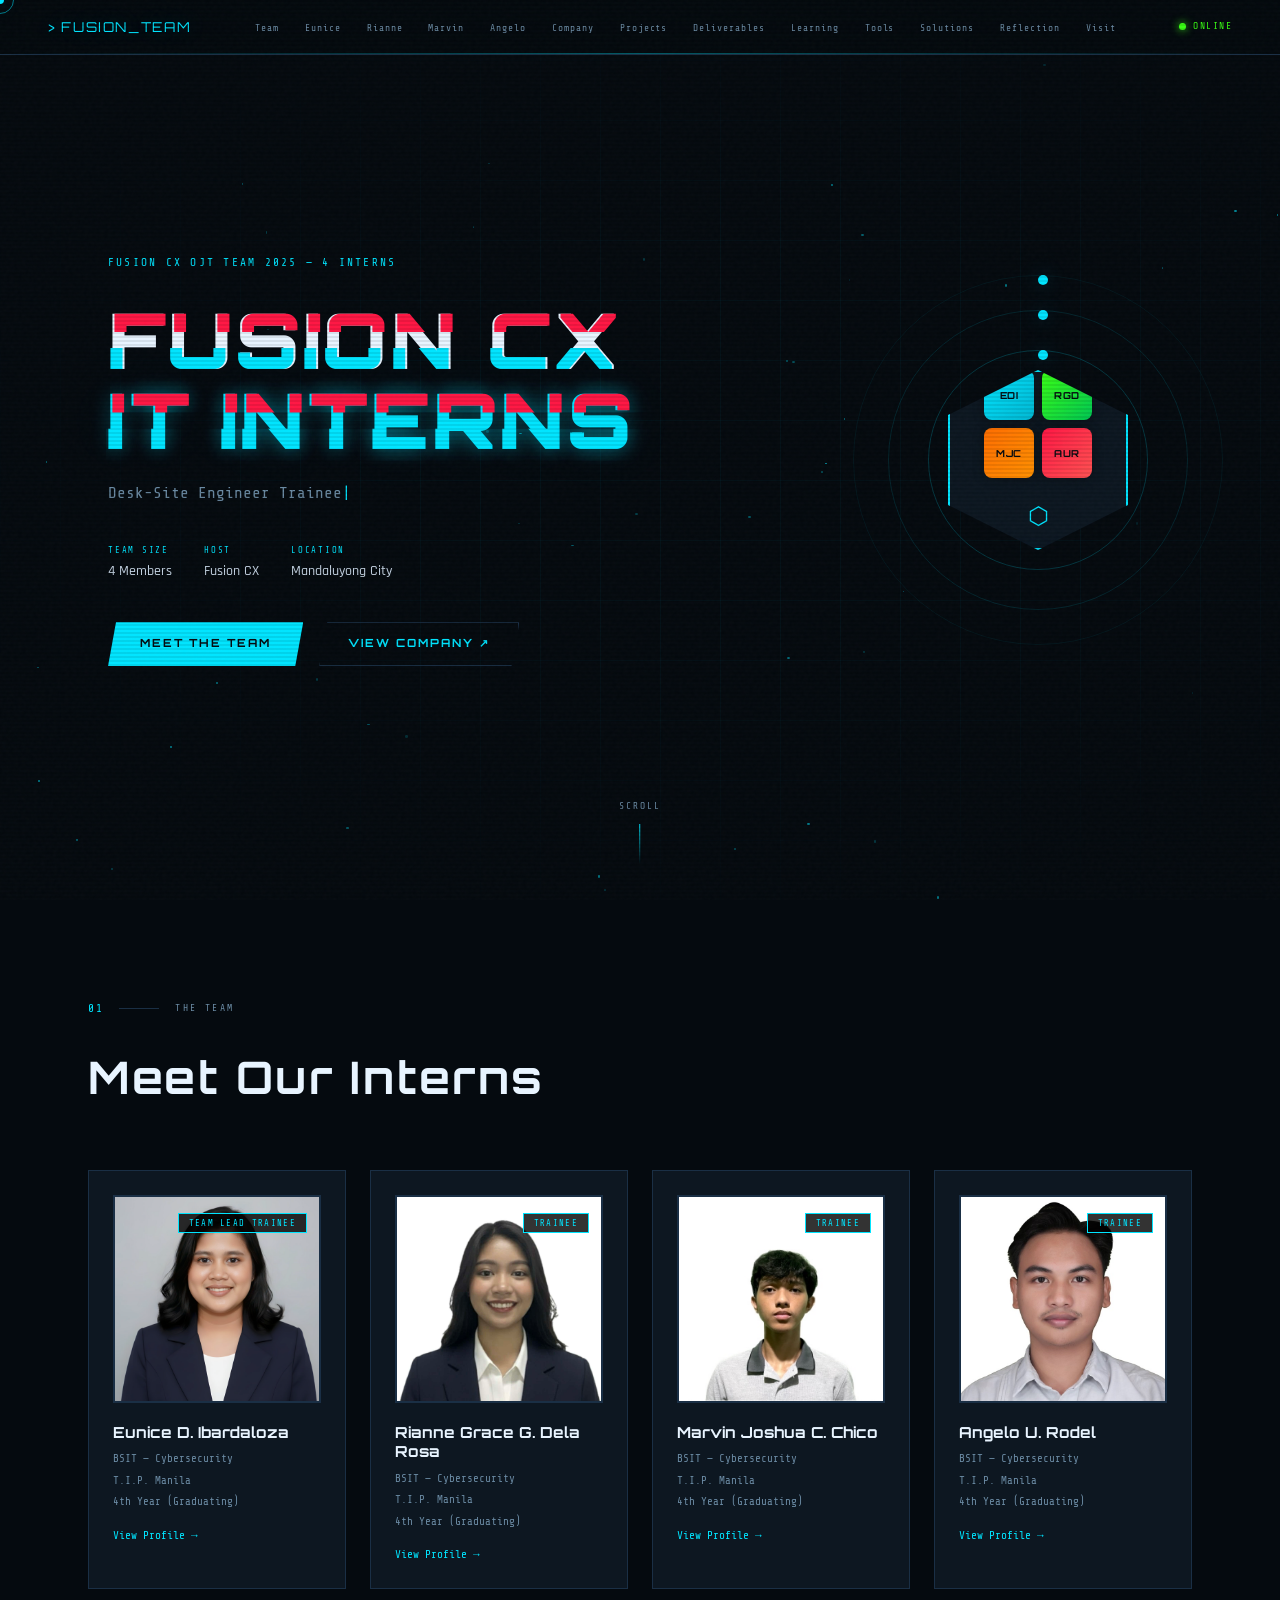
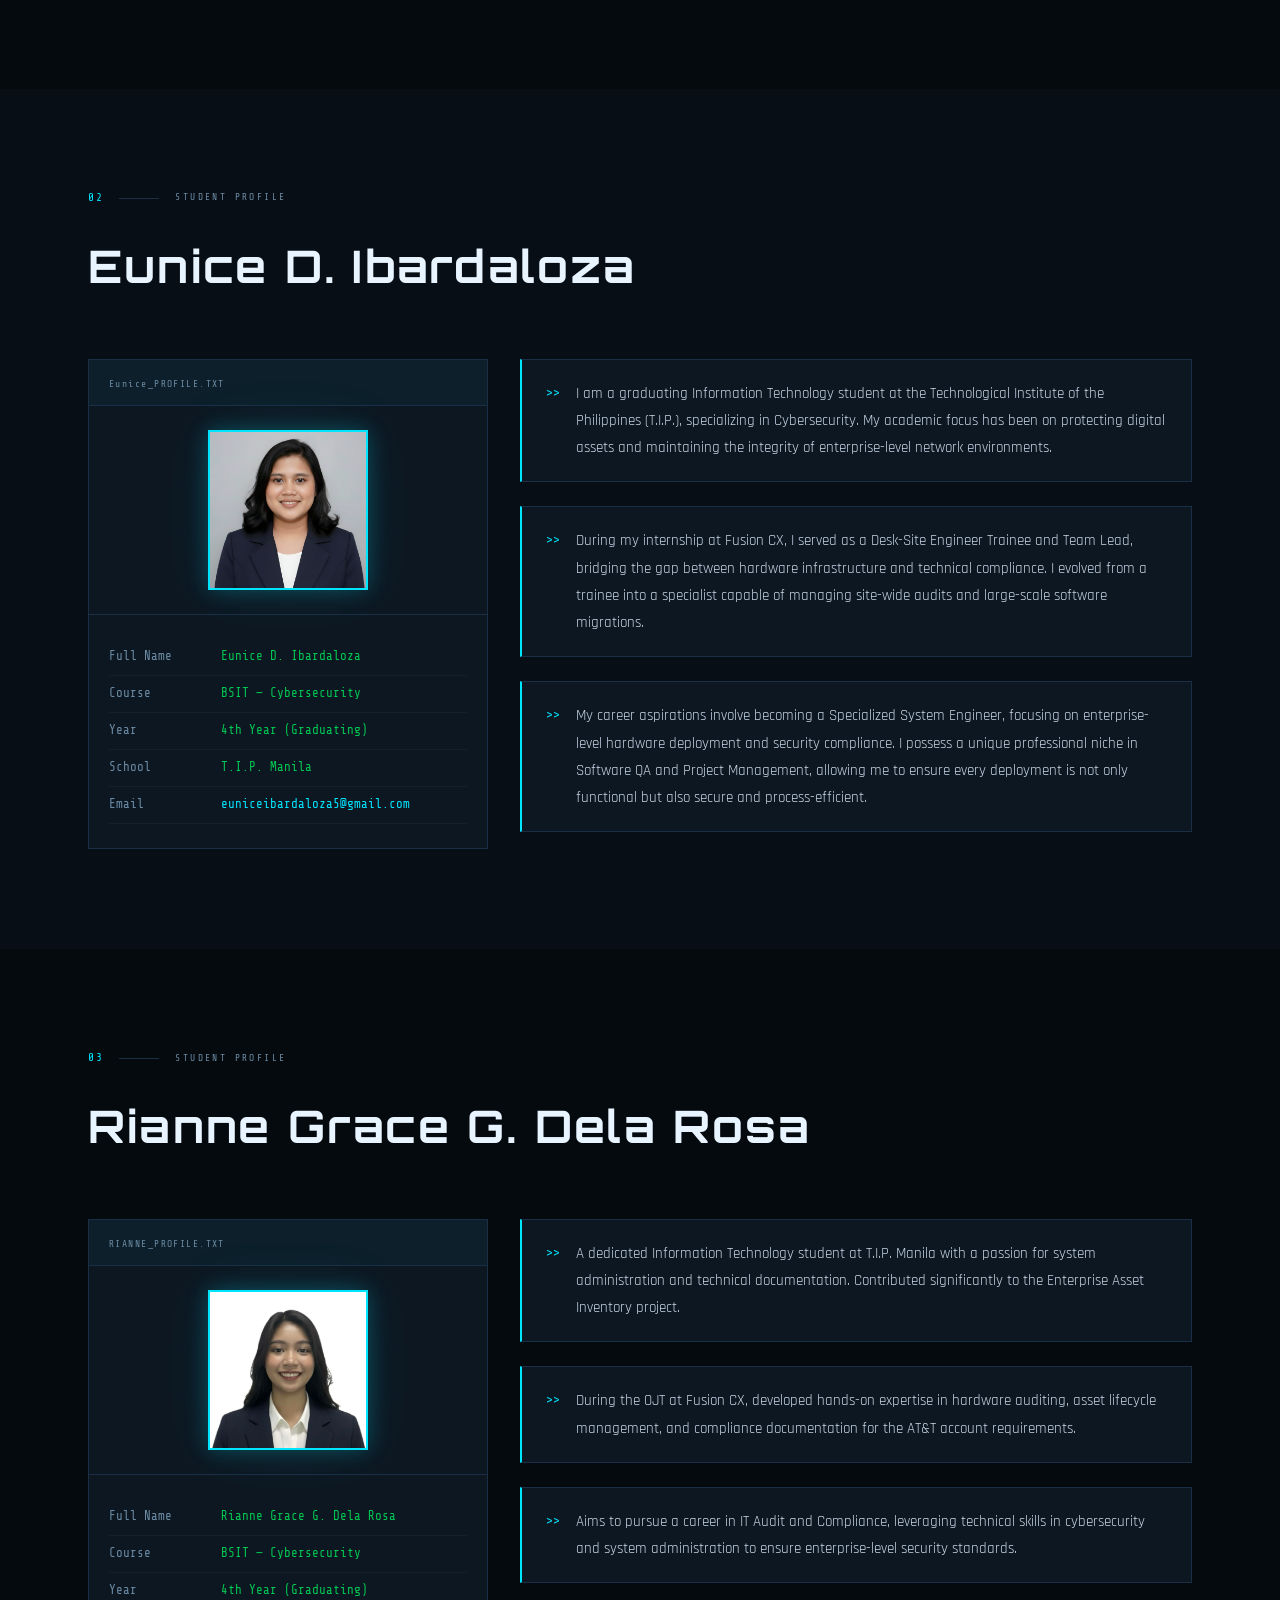
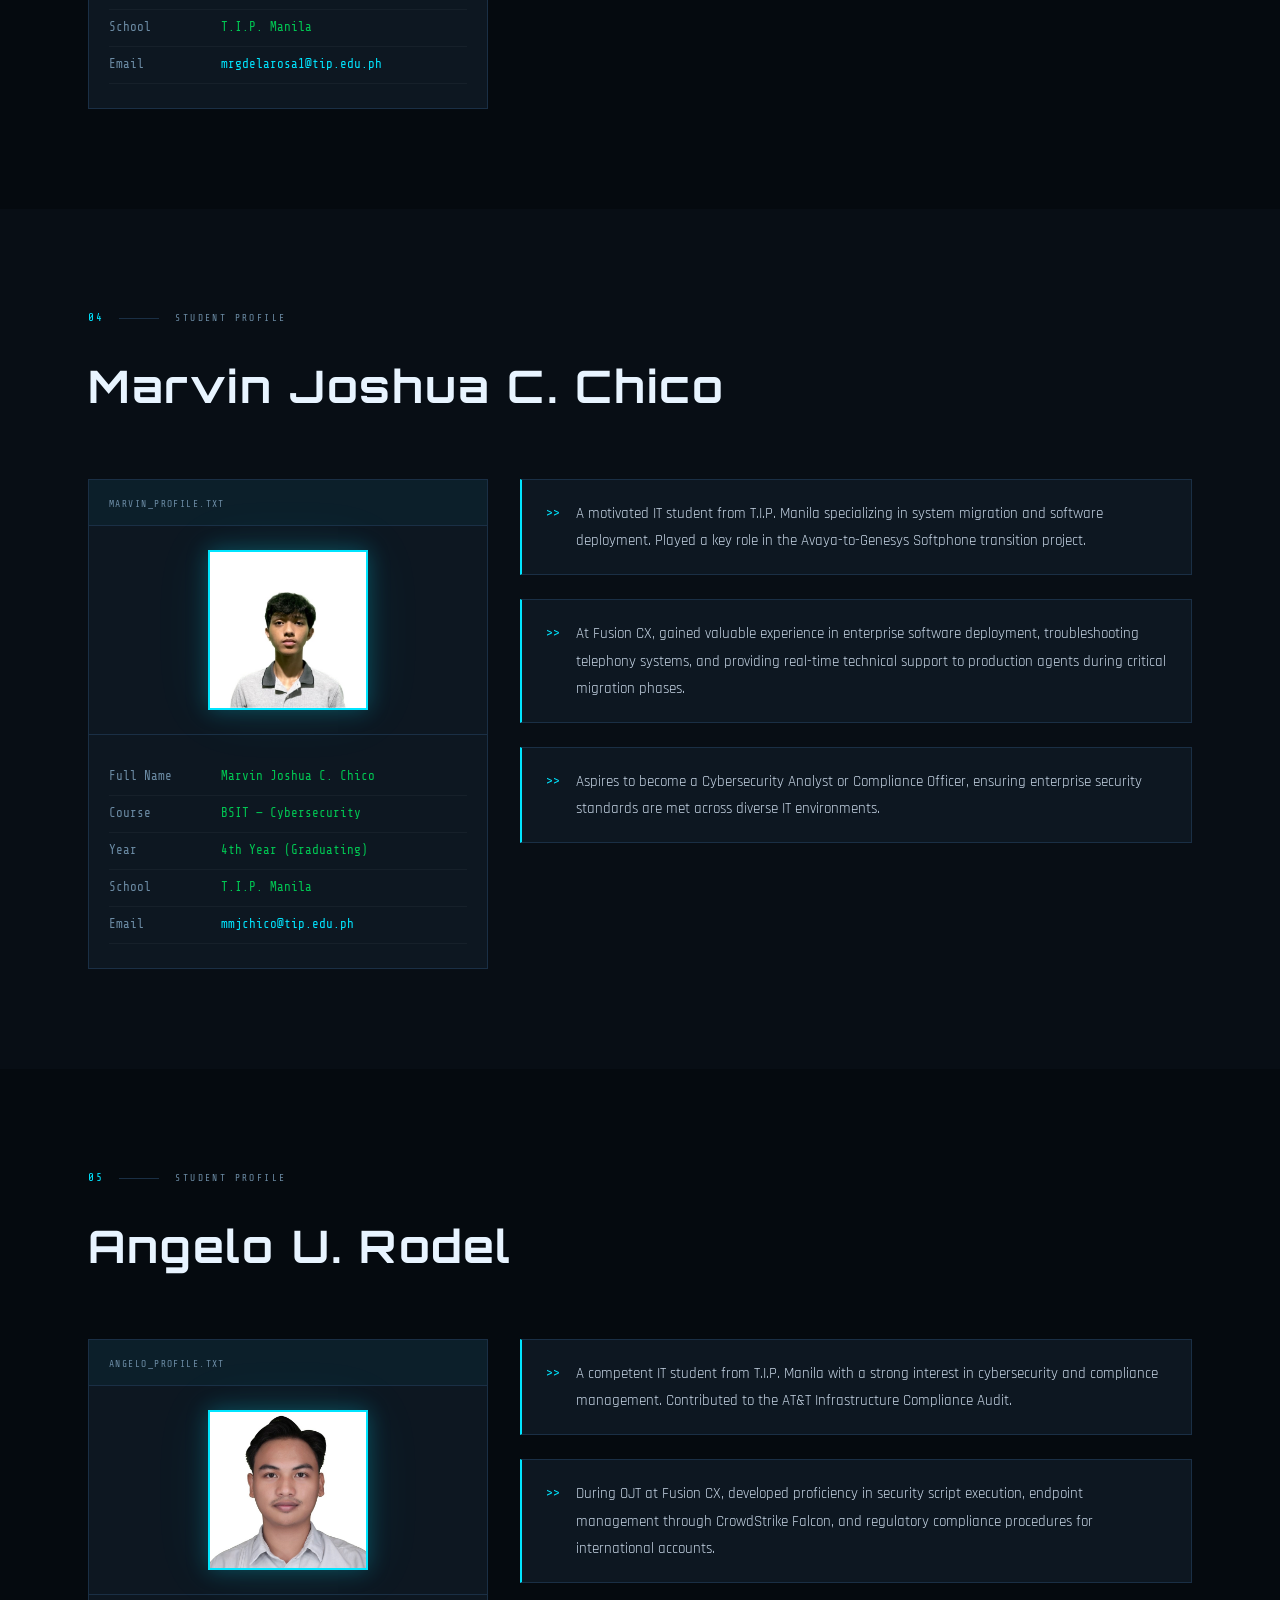
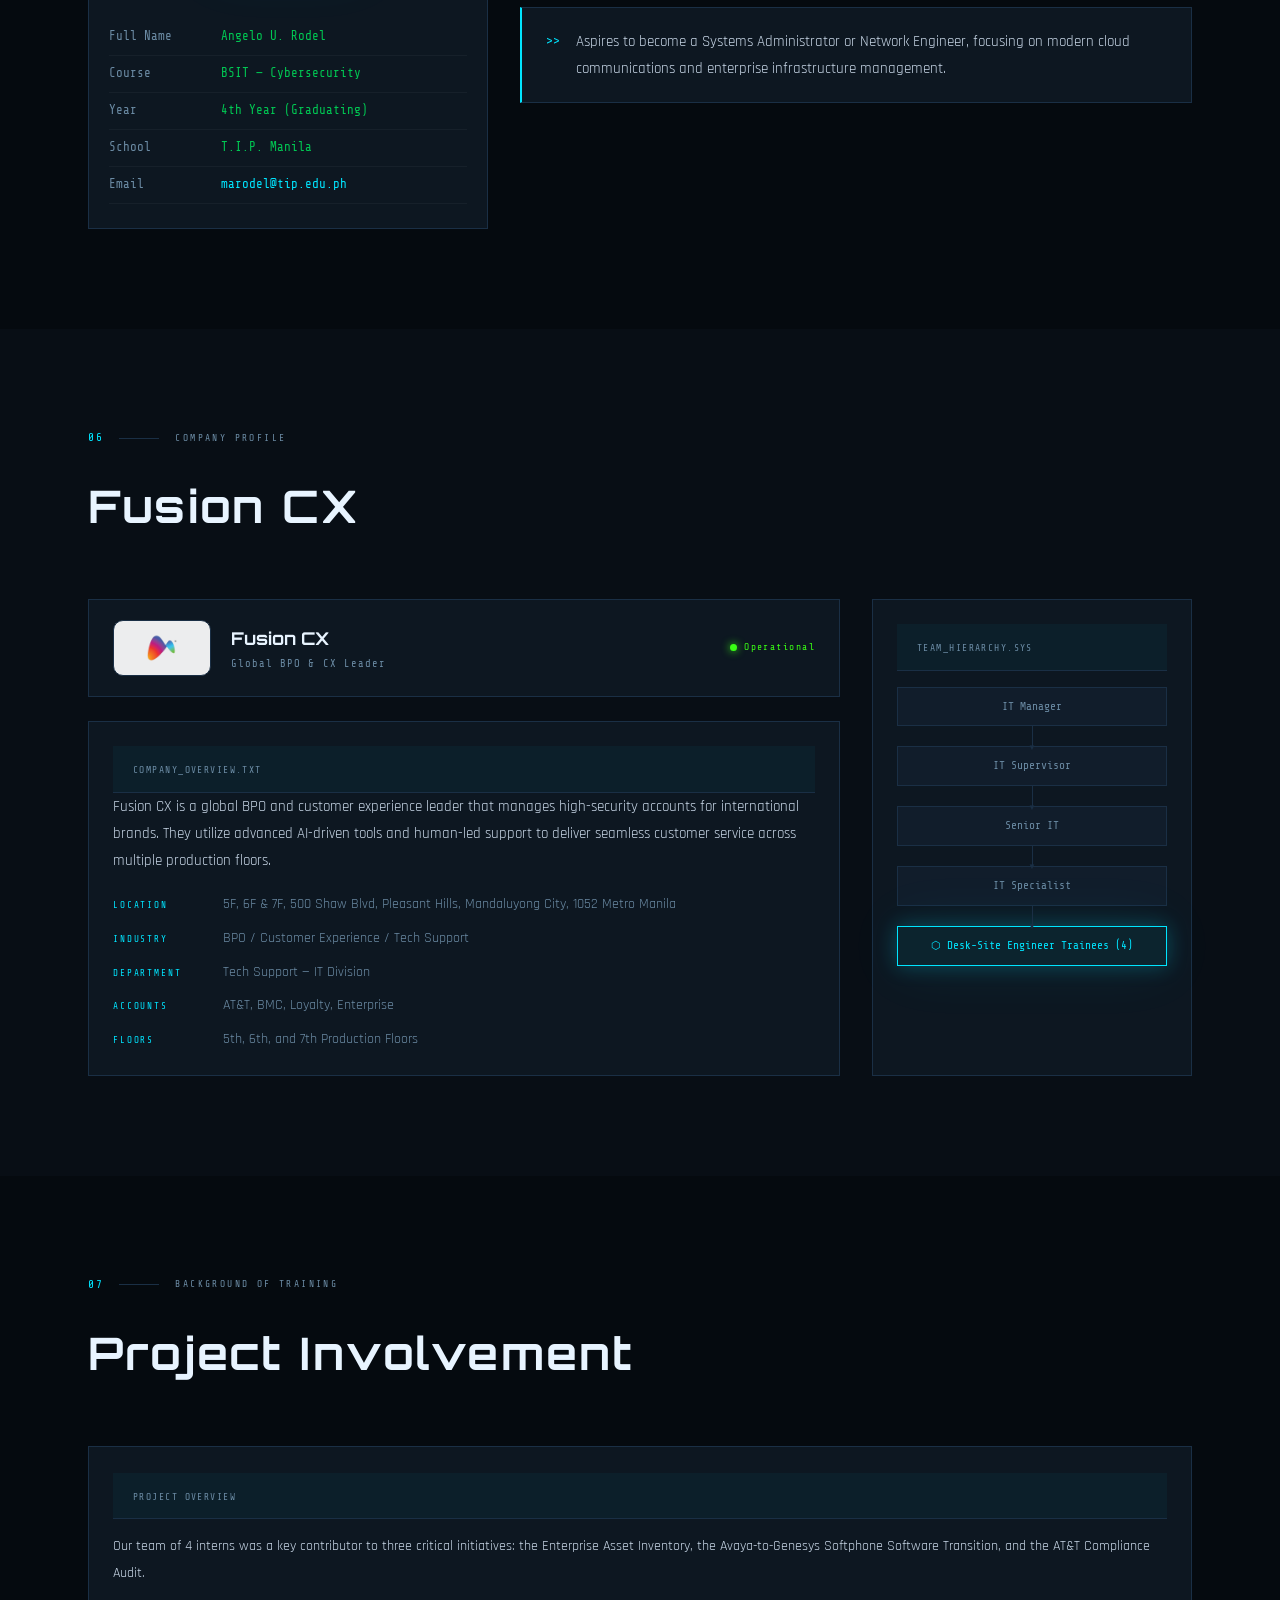
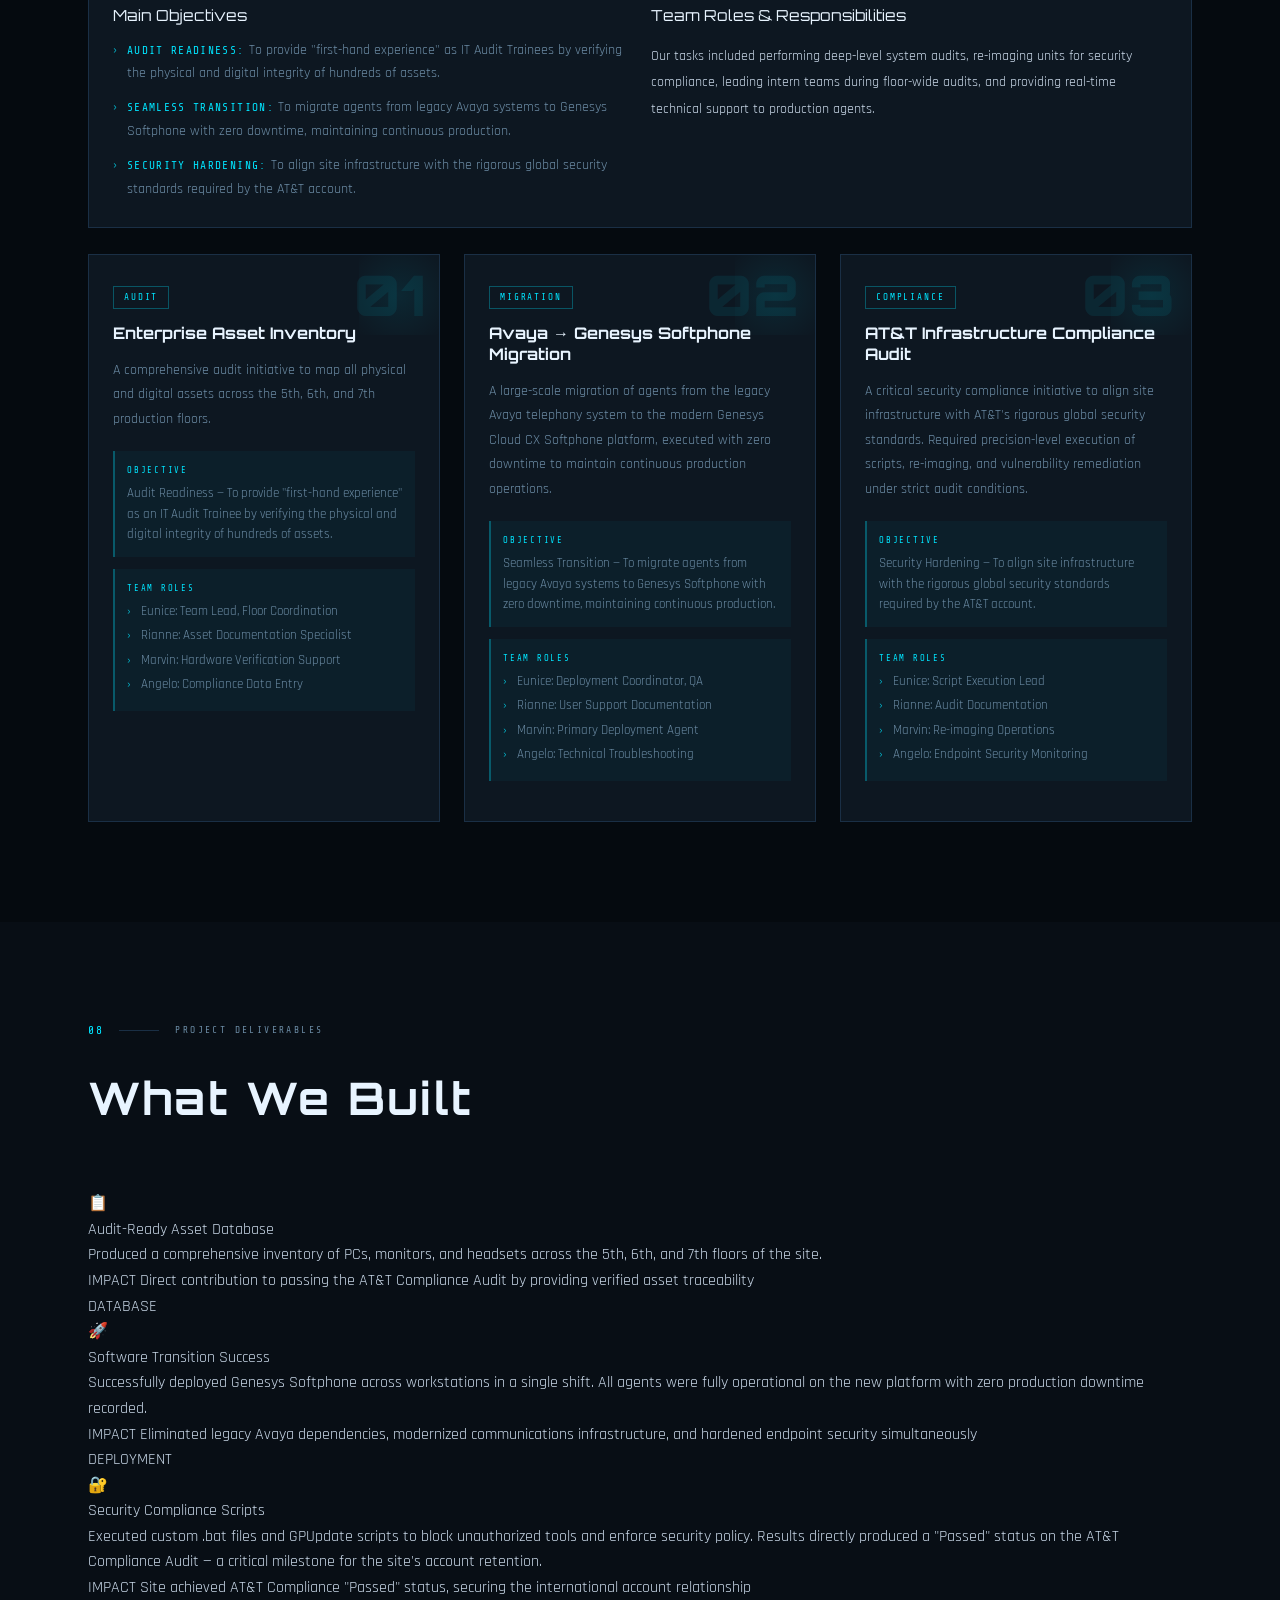
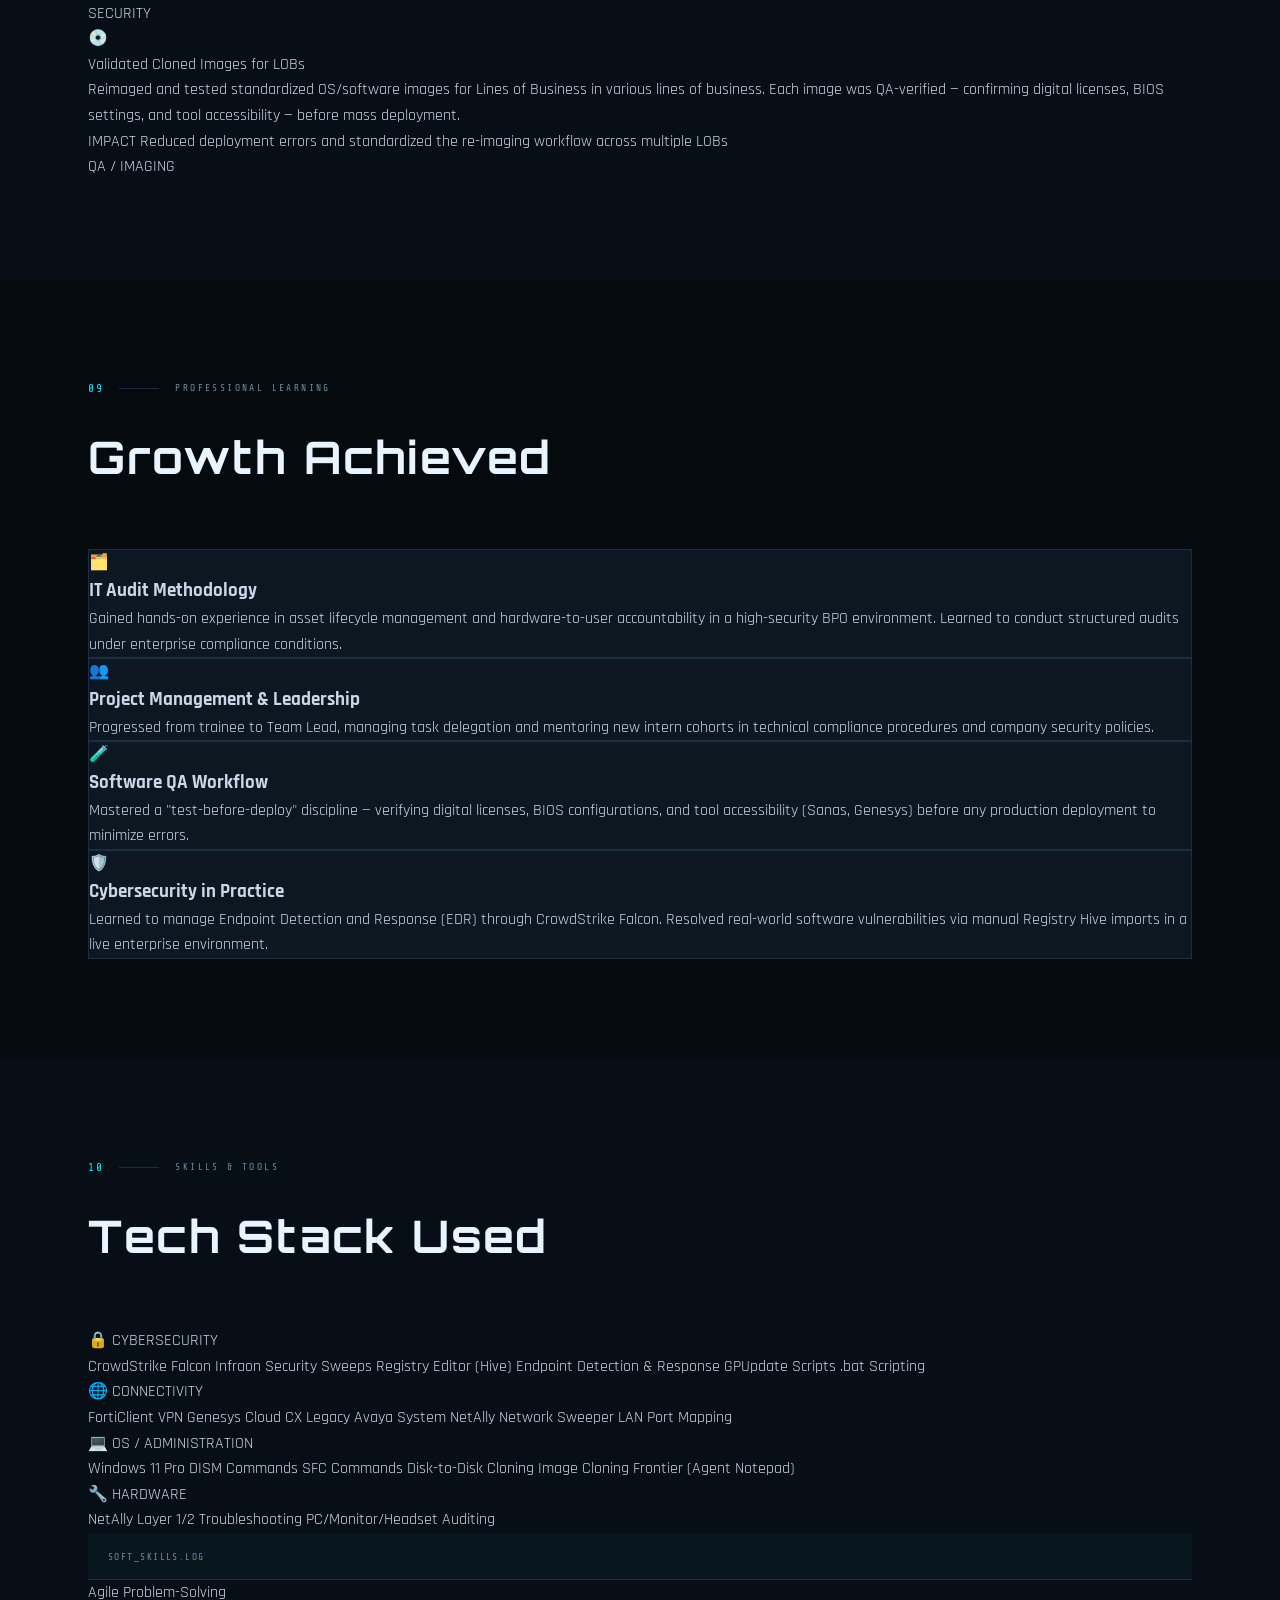
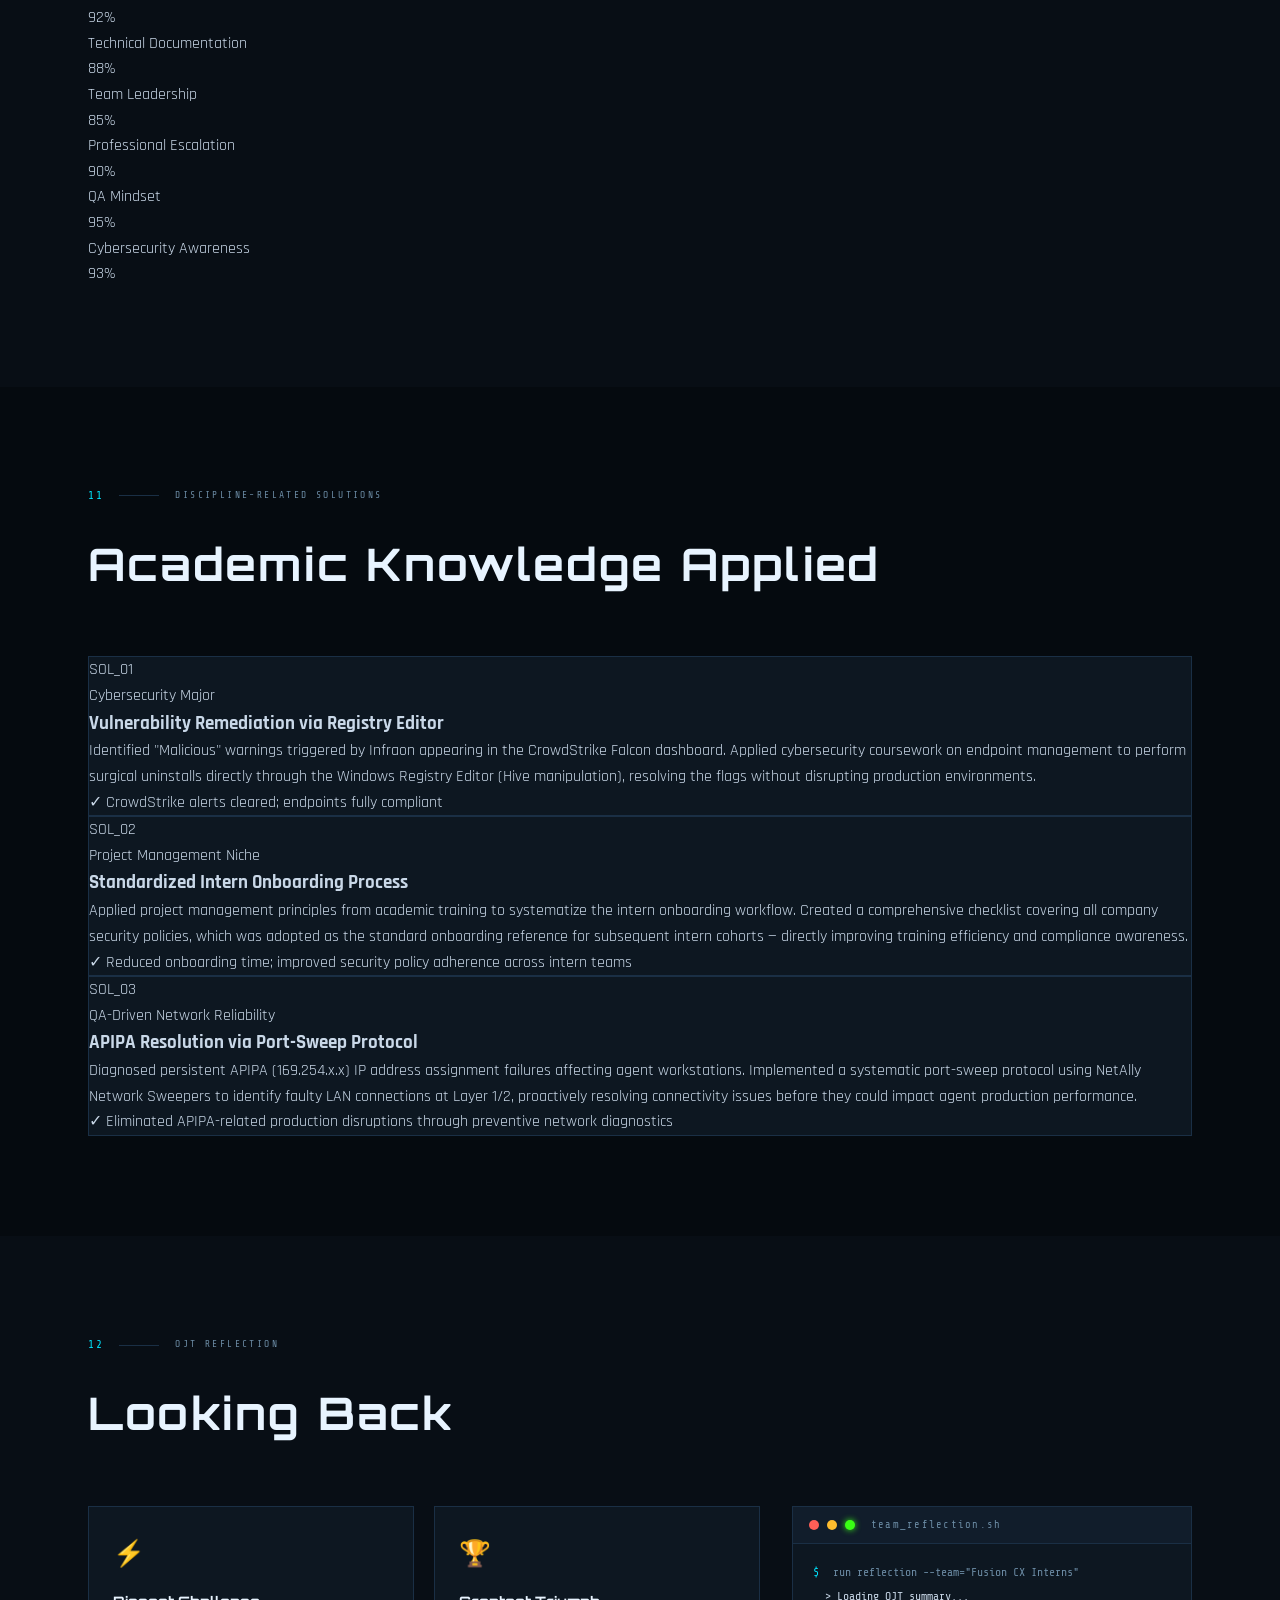
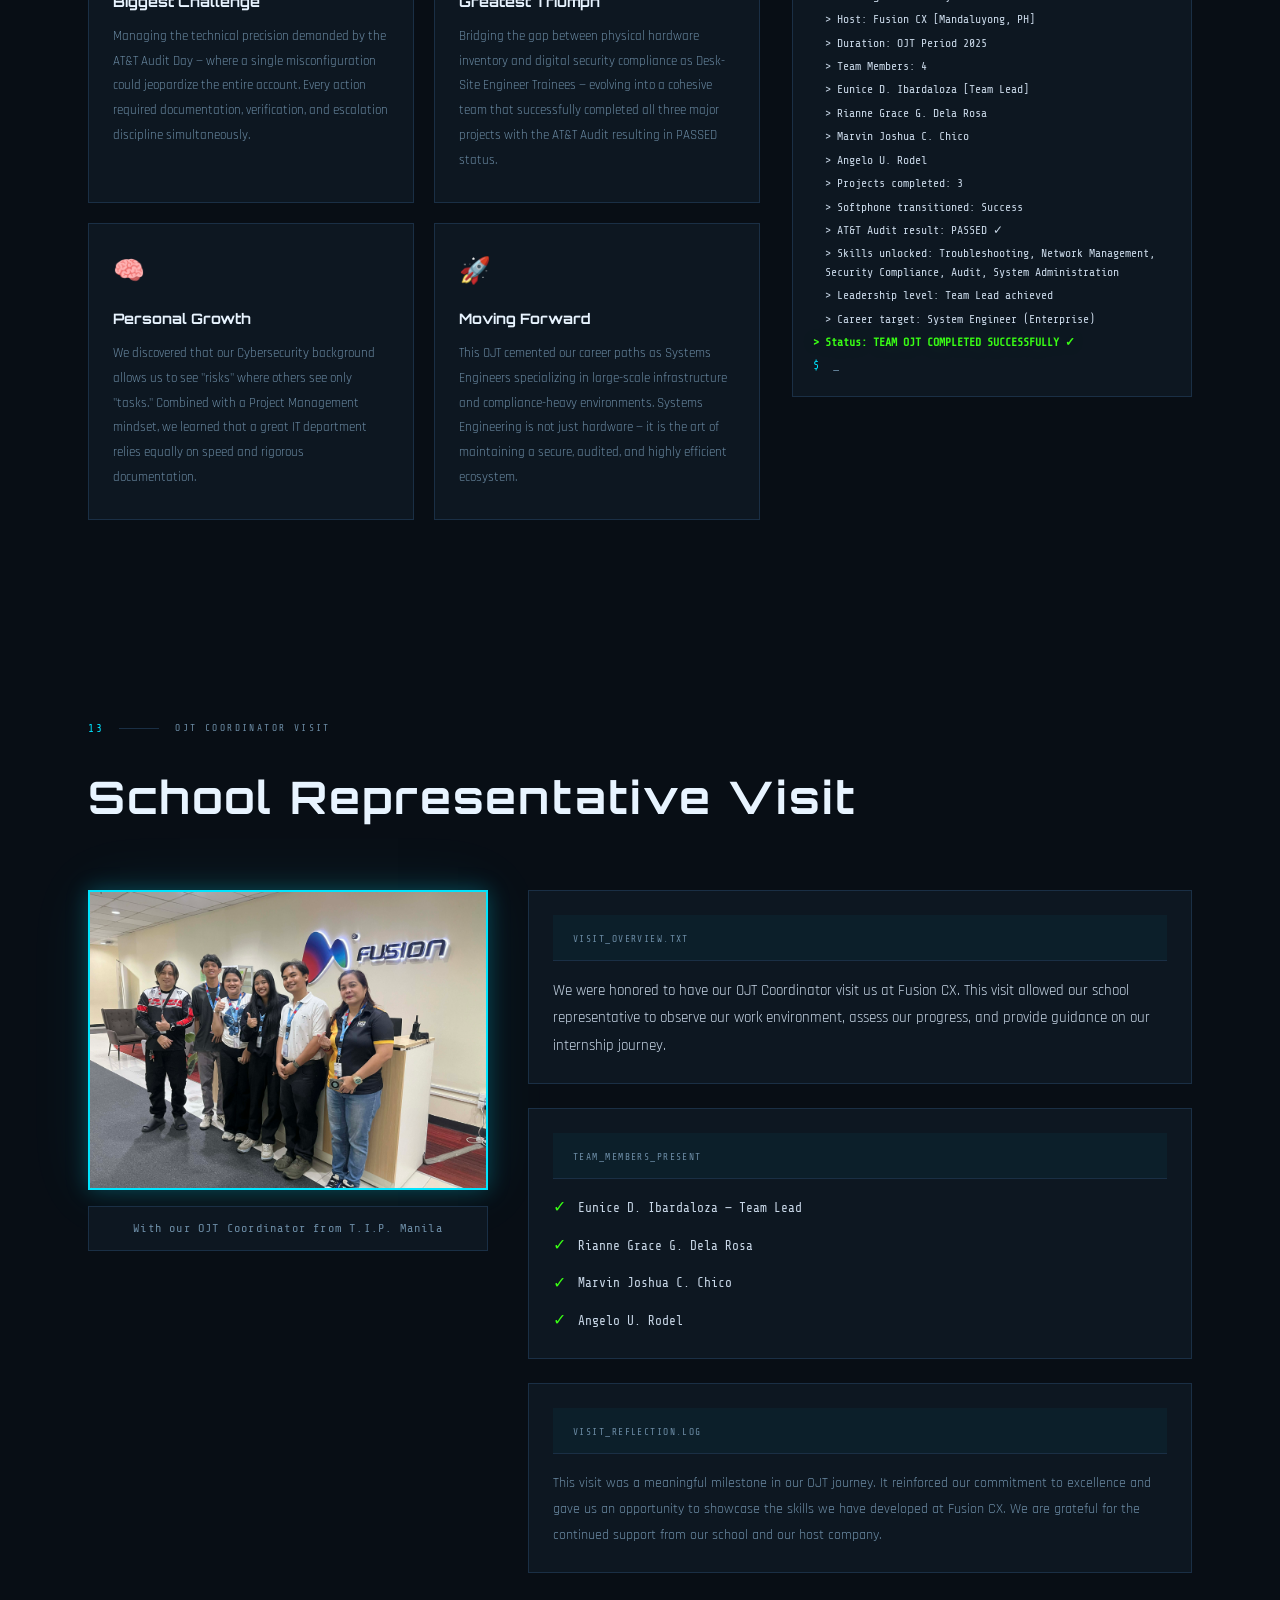
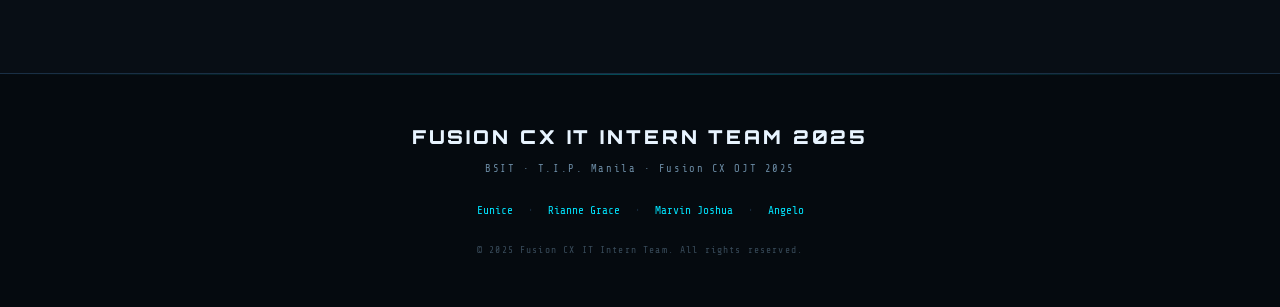
<file: index.html>
<!DOCTYPE html>
<html lang="en">
<head>
  <meta charset="UTF-8" />
  <meta name="viewport" content="width=device-width, initial-scale=1.0"/>
  <title>Fusion CX IT Intern Team — OJT Portfolio 2025</title>
  <link rel="stylesheet" href="styles.css" />
  <link href="https://fonts.googleapis.com/css2?family=Share+Tech+Mono&family=Rajdhani:wght@300;400;500;600;700&family=Orbitron:wght@400;700;900&display=swap" rel="stylesheet"/>
</head>
<body>

  <!-- CURSOR -->
  <div class="cursor" id="cursor"></div>
  <div class="cursor-follower" id="cursorFollower"></div>

  <!-- SCANLINES OVERLAY -->
  <div class="scanlines"></div>

  <!-- NOISE OVERLAY -->
  <div class="noise"></div>

  <!-- NAV -->
  <nav id="navbar">
    <div class="nav-logo">
      <span class="blink">&gt;</span> FUSION<span class="accent">_</span>TEAM
    </div>
    <ul class="nav-links">
      <li><a href="#team" data-label="01">Team</a></li>
      <li><a href="#eunice" data-label="02">Eunice</a></li>
      <li><a href="#rianne" data-label="03">Rianne</a></li>
      <li><a href="#marvin" data-label="04">Marvin</a></li>
      <li><a href="#angelo" data-label="05">Angelo</a></li>
      <li><a href="#company" data-label="06">Company</a></li>
      <li><a href="#background" data-label="07">Projects</a></li>
      <li><a href="#deliverables" data-label="08">Deliverables</a></li>
      <li><a href="#learning" data-label="09">Learning</a></li>
      <li><a href="#tools" data-label="10">Tools</a></li>
      <li><a href="#solutions" data-label="11">Solutions</a></li>
      <li><a href="#reflection" data-label="12">Reflection</a></li>
      <li><a href="#coordinator" data-label="13">Visit</a></li>
    </ul>
    <div class="nav-status">
      <span class="status-dot"></span> ONLINE
    </div>
  </nav>

  <!-- HERO -->
  <section class="hero" id="home">
    <div class="hero-bg-grid"></div>
    <div class="hero-particles" id="particles"></div>
    <div class="hero-content">
      <div class="hero-tag glitch-small" aria-hidden="true">FUSION CX OJT TEAM 2025 — 4 INTERNS</div>
      <h1 class="hero-name glitch" data-text="FUSION CX">FUSION CX</h1>
      <h1 class="hero-name glitch accent-name" data-text="IT INTERNS">IT INTERNS</h1>
      <div class="hero-role">
        <span class="typing-text" id="typingText">Desk-Site Engineer Trainees</span><span class="caret">|</span>
      </div>
      <div class="hero-meta">
        <div class="meta-item"><span class="meta-label">TEAM SIZE</span><span class="meta-val">4 Members</span></div>
        <div class="meta-item"><span class="meta-label">HOST</span><span class="meta-val">Fusion CX</span></div>
        <div class="meta-item"><span class="meta-label">LOCATION</span><span class="meta-val">Mandaluyong City</span></div>
      </div>
      <div class="hero-ctas">
        <a href="#team" class="btn-primary">
          <span class="btn-glitch">MEET THE TEAM</span>
          <div class="btn-border"></div>
        </a>
        <a href="#company" class="btn-ghost">VIEW COMPANY ↗</a>
      </div>
    </div>
    <div class="hero-visual">
      <div class="hex-ring">
        <div class="hex-center">
          <div class="avatar-placeholder team-hex">
            <div class="team-avatars">
              <div class="team-avatar" style="background: linear-gradient(135deg, #00e5ff, #00b8d4);">
                <span class="team-initials">EDI</span>
              </div>
              <div class="team-avatar" style="background: linear-gradient(135deg, #39ff14, #00c853);">
                <span class="team-initials">RGD</span>
              </div>
              <div class="team-avatar" style="background: linear-gradient(135deg, #ff6d00, #ff9100);">
                <span class="team-initials">MJC</span>
              </div>
              <div class="team-avatar" style="background: linear-gradient(135deg, #ff1744, #ff5252);">
                <span class="team-initials">AUR</span>
              </div>
            </div>
            <span class="avatar-icon">⬡</span>
            <span class="avatar-text">TEAM_01</span>
          </div>
        </div>
        <div class="orbit orbit-1"></div>
        <div class="orbit orbit-2"></div>
        <div class="orbit orbit-3"></div>
        <div class="orb orb-1"></div>
        <div class="orb orb-2"></div>
        <div class="orb orb-3"></div>
      </div>
    </div>
    <div class="hero-scroll-hint">
      <span>SCROLL</span>
      <div class="scroll-line"></div>
    </div>
  </section>

  <!-- SECTION 1: TEAM OVERVIEW -->
  <section class="section" id="team">
    <div class="section-inner">
      <div class="section-label">
        <span class="label-num">01</span>
        <span class="label-line"></span>
        <span class="label-text">THE TEAM</span>
      </div>
      <h2 class="section-title">Meet Our Interns</h2>

      <div class="team-grid">
        
        <!-- EUNICE -->
        <div class="team-card card-glow reveal" data-intern="eunice">
          <div class="team-photo-container">
            <div class="team-photo-placeholder">
              <img class="team-photo-img" src="Resume%20Photo.png" alt="Eunice D. Ibardaloza" />
            </div>
            <div class="team-photo-overlay">
              <span class="team-role-badge">TEAM LEAD TRAINEE</span>
            </div>
          </div>
          <div class="team-info">
            <h3 class="team-name">Eunice D. Ibardaloza</h3>
            <div class="team-details">
              <span class="team-course">BSIT — Cybersecurity</span>
              <span class="team-school">T.I.P. Manila</span>
              <span class="team-year">4th Year (Graduating)</span>
            </div>
            <a href="#eunice" class="team-link">View Profile →</a>
          </div>
        </div>

        <!-- RIANNE GRACE -->
        <div class="team-card card-glow reveal" data-intern="rianne">
          <div class="team-photo-container">
            <div class="team-photo-placeholder">
              <img class="team-photo-img" src="a246175f-9df3-4e8b-8877-2a7f158c5f9f.jpg" alt="Rianne Grace G. Dela Rosa" />
            </div>
            <div class="team-photo-overlay">
              <span class="team-role-badge">TRAINEE</span>
            </div>
          </div>
          <div class="team-info">
            <h3 class="team-name">Rianne Grace G. Dela Rosa</h3>
            <div class="team-details">
              <span class="team-course">BSIT — Cybersecurity</span>
              <span class="team-school">T.I.P. Manila</span>
              <span class="team-year">4th Year (Graduating)</span>
            </div>
            <a href="#rianne" class="team-link">View Profile →</a>
          </div>
        </div>

        <!-- MARVIN JOSHUA -->
        <div class="team-card card-glow reveal" data-intern="marvin">
          <div class="team-photo-container">
            <div class="team-photo-placeholder">
              <img class="team-photo-img" src="b9205932-1148-42d1-b8bd-954ac3a6603a.jpg" alt="Marvin Joshua C. Chico" />
            </div>
            <div class="team-photo-overlay">
              <span class="team-role-badge">TRAINEE</span>
            </div>
          </div>
          <div class="team-info">
            <h3 class="team-name">Marvin Joshua C. Chico</h3>
            <div class="team-details">
             <span class="team-course">BSIT — Cybersecurity</span>
              <span class="team-school">T.I.P. Manila</span>
              <span class="team-year">4th Year (Graduating)</span>
            </div>
            <a href="#marvin" class="team-link">View Profile →</a>
          </div>
        </div>

        <!-- ANGELO -->
        <div class="team-card card-glow reveal" data-intern="angelo">
          <div class="team-photo-container">
            <div class="team-photo-placeholder">
              <img class="team-photo-img" src="cb5bcde9-347c-4e9c-bc67-626c502fd633.jpg" alt="Angelo U. Rodel" />
            </div>
            <div class="team-photo-overlay">
              <span class="team-role-badge">TRAINEE</span>
            </div>
          </div>
          <div class="team-info">
            <h3 class="team-name">Angelo U. Rodel</h3>
            <div class="team-details">
             <span class="team-course">BSIT — Cybersecurity</span>
              <span class="team-school">T.I.P. Manila</span>
              <span class="team-year">4th Year (Graduating)</span>
            </div>
            <a href="#angelo" class="team-link">View Profile →</a>
          </div>
        </div>

      </div>
    </div>
  </section>

  <!-- SECTION 2: EUNICE PROFILE -->
  <section class="section section-alt" id="eunice">
    <div class="section-inner">
      <div class="section-label">
        <span class="label-num">02</span>
        <span class="label-line"></span>
        <span class="label-text">STUDENT PROFILE</span>
      </div>
      <h2 class="section-title">Eunice D. Ibardaloza</h2>

      <div class="profile-grid">
        <div class="profile-card card-glow reveal">
          <div class="card-header">
            <span class="card-tag">Eunice_PROFILE.TXT</span>
          </div>
          <div class="profile-photo-center">
            <div class="profile-photo-frame">
              <img class="profile-photo" src="Resume Photo.png" alt="Eunice D. Ibardaloza" />
            </div>
          </div>
          <div class="profile-info-list">
            <div class="pinfo-row">
              <span class="pinfo-key">Full Name</span>
              <span class="pinfo-val">Eunice D. Ibardaloza</span>
            </div>
            <div class="pinfo-row">
              <span class="pinfo-key">Course</span>
              <span class="pinfo-val">BSIT — Cybersecurity</span>
            </div>
            <div class="pinfo-row">
              <span class="pinfo-key">Year</span>
              <span class="pinfo-val">4th Year (Graduating)</span>
            </div>
            <div class="pinfo-row">
              <span class="pinfo-key">School</span>
              <span class="pinfo-val">T.I.P. Manila</span>
            </div>
            <div class="pinfo-row">
              <span class="pinfo-key">Email</span>
              <span class="pinfo-val accent-cyan">euniceibardaloza5@gmail.com</span>
            </div>
          </div>
        </div>

        <div class="profile-bio reveal">
          <div class="bio-block">
            <span class="bio-arrow">&gt;&gt;</span>
            <p>I am a graduating Information Technology student at the Technological Institute of the Philippines (T.I.P.), specializing in Cybersecurity. My academic focus has been on protecting digital assets and maintaining the integrity of enterprise-level network environments.</p>
          </div>
          <div class="bio-block">
            <span class="bio-arrow">&gt;&gt;</span>
            <p>During my internship at Fusion CX, I served as a Desk-Site Engineer Trainee and Team Lead, bridging the gap between hardware infrastructure and technical compliance. I evolved from a trainee into a specialist capable of managing site-wide audits and large-scale software migrations.</p>
          </div>
          <div class="bio-block">
            <span class="bio-arrow">&gt;&gt;</span>
            <p>My career aspirations involve becoming a Specialized System Engineer, focusing on enterprise-level hardware deployment and security compliance. I possess a unique professional niche in Software QA and Project Management, allowing me to ensure every deployment is not only functional but also secure and process-efficient.</p>
          </div>
        </div>
      </div>
    </div>
  </section>

  <!-- SECTION 3: RIANNE PROFILE -->
  <section class="section" id="rianne">
    <div class="section-inner">
      <div class="section-label">
        <span class="label-num">03</span>
        <span class="label-line"></span>
        <span class="label-text">STUDENT PROFILE</span>
      </div>
      <h2 class="section-title">Rianne Grace G. Dela Rosa</h2>

      <div class="profile-grid">
        <div class="profile-card card-glow reveal">
          <div class="card-header">
            <span class="card-tag">RIANNE_PROFILE.TXT</span>
          </div>
          <div class="profile-photo-center">
            <div class="profile-photo-frame">
              <img class="profile-photo" src="a246175f-9df3-4e8b-8877-2a7f158c5f9f.jpg" alt="Rianne Grace G. Dela Rosa" />
            </div>
          </div>
          <div class="profile-info-list">
            <div class="pinfo-row">
              <span class="pinfo-key">Full Name</span>
              <span class="pinfo-val">Rianne Grace G. Dela Rosa</span>
            </div>
            <div class="pinfo-row">
              <span class="pinfo-key">Course</span>
              <span class="pinfo-val">BSIT — Cybersecurity</span>
            </div>
            <div class="pinfo-row">
              <span class="pinfo-key">Year</span>
              <span class="pinfo-val">4th Year (Graduating)</span>
            </div>
            <div class="pinfo-row">
              <span class="pinfo-key">School</span>
              <span class="pinfo-val">T.I.P. Manila</span>
            </div>
            <div class="pinfo-row">
              <span class="pinfo-key">Email</span>
              <span class="pinfo-val accent-cyan">mrgdelarosa1@tip.edu.ph</span>
            </div>
          </div>
        </div>

        <div class="profile-bio reveal">
          <div class="bio-block">
            <span class="bio-arrow">&gt;&gt;</span>
            <p>A dedicated Information Technology student at T.I.P. Manila with a passion for system administration and technical documentation. Contributed significantly to the Enterprise Asset Inventory project.</p>
          </div>
          <div class="bio-block">
            <span class="bio-arrow">&gt;&gt;</span>
            <p>During the OJT at Fusion CX, developed hands-on expertise in hardware auditing, asset lifecycle management, and compliance documentation for the AT&T account requirements.</p>
          </div>
          <div class="bio-block">
            <span class="bio-arrow">&gt;&gt;</span>
            <p>Aims to pursue a career in IT Audit and Compliance, leveraging technical skills in cybersecurity and system administration to ensure enterprise-level security standards.</p>
          </div>
        </div>
      </div>
    </div>
  </section>

  <!-- SECTION 4: MARVIN PROFILE -->
  <section class="section section-alt" id="marvin">
    <div class="section-inner">
      <div class="section-label">
        <span class="label-num">04</span>
        <span class="label-line"></span>
        <span class="label-text">STUDENT PROFILE</span>
      </div>
      <h2 class="section-title">Marvin Joshua C. Chico</h2>

      <div class="profile-grid">
        <div class="profile-card card-glow reveal">
          <div class="card-header">
            <span class="card-tag">MARVIN_PROFILE.TXT</span>
          </div>
          <div class="profile-photo-center">
            <div class="profile-photo-frame">
              <img class="profile-photo" src="b9205932-1148-42d1-b8bd-954ac3a6603a.jpg" alt="Marvin Joshua C. Chico" />
            </div>
          </div>
          <div class="profile-info-list">
            <div class="pinfo-row">
              <span class="pinfo-key">Full Name</span>
              <span class="pinfo-val">Marvin Joshua C. Chico</span>
            </div>
            <div class="pinfo-row">
              <span class="pinfo-key">Course</span>
              <span class="pinfo-val">BSIT — Cybersecurity</span>
            </div>
            <div class="pinfo-row">
              <span class="pinfo-key">Year</span>
              <span class="pinfo-val">4th Year (Graduating)</span>
            </div>
            <div class="pinfo-row">
              <span class="pinfo-key">School</span>
              <span class="pinfo-val">T.I.P. Manila</span>
            </div>
            <div class="pinfo-row">
              <span class="pinfo-key">Email</span>
              <span class="pinfo-val accent-cyan">mmjchico@tip.edu.ph</span>
            </div>
          </div>
        </div>

        <div class="profile-bio reveal">
          <div class="bio-block">
            <span class="bio-arrow">&gt;&gt;</span>
            <p>A motivated IT student from T.I.P. Manila specializing in system migration and software deployment. Played a key role in the Avaya-to-Genesys Softphone transition project.</p>
          </div>
          <div class="bio-block">
            <span class="bio-arrow">&gt;&gt;</span>
            <p>At Fusion CX, gained valuable experience in enterprise software deployment, troubleshooting telephony systems, and providing real-time technical support to production agents during critical migration phases.</p>
          </div>
          <div class="bio-block">
            <span class="bio-arrow">&gt;&gt;</span>
            <p>Aspires to become a Cybersecurity Analyst or Compliance Officer, ensuring enterprise security standards are met across diverse IT environments.</p>
          </div>
        </div>
      </div>
    </div>
  </section>

  <!-- SECTION 5: ANGELO PROFILE -->
  <section class="section" id="angelo">
    <div class="section-inner">
      <div class="section-label">
        <span class="label-num">05</span>
        <span class="label-line"></span>
        <span class="label-text">STUDENT PROFILE</span>
      </div>
      <h2 class="section-title">Angelo U. Rodel</h2>

      <div class="profile-grid">
        <div class="profile-card card-glow reveal">
          <div class="card-header">
            <span class="card-tag">ANGELO_PROFILE.TXT</span>
          </div>
          <div class="profile-photo-center">
            <div class="profile-photo-frame">
              <img class="profile-photo" src="cb5bcde9-347c-4e9c-bc67-626c502fd633.jpg" alt="Angelo U. Rodel" />
            </div>
          </div>
          <div class="profile-info-list">
            <div class="pinfo-row">
              <span class="pinfo-key">Full Name</span>
              <span class="pinfo-val">Angelo U. Rodel</span>
            </div>
            <div class="pinfo-row">
              <span class="pinfo-key">Course</span>
              <span class="pinfo-val">BSIT — Cybersecurity</span>
            </div>
            <div class="pinfo-row">
              <span class="pinfo-key">Year</span>
              <span class="pinfo-val">4th Year (Graduating)</span>
            </div>
            <div class="pinfo-row">
              <span class="pinfo-key">School</span>
              <span class="pinfo-val">T.I.P. Manila</span>
            </div>
            <div class="pinfo-row">
              <span class="pinfo-key">Email</span>
              <span class="pinfo-val accent-cyan">marodel@tip.edu.ph</span>
            </div>
          </div>
        </div>

        <div class="profile-bio reveal">
          <div class="bio-block">
            <span class="bio-arrow">&gt;&gt;</span>
            <p>A competent IT student from T.I.P. Manila with a strong interest in cybersecurity and compliance management. Contributed to the AT&T Infrastructure Compliance Audit.</p>
          </div>
          <div class="bio-block">
            <span class="bio-arrow">&gt;&gt;</span>
            <p>During OJT at Fusion CX, developed proficiency in security script execution, endpoint management through CrowdStrike Falcon, and regulatory compliance procedures for international accounts.</p>
          </div>
          <div class="bio-block">
            <span class="bio-arrow">&gt;&gt;</span>
            <p>Aspires to become a Systems Administrator or Network Engineer, focusing on modern cloud communications and enterprise infrastructure management.</p>
          </div>
        </div>
      </div>
    </div>
  </section>
        

  <!-- SECTION 6: COMPANY PROFILE -->
  <section class="section section-alt" id="company">
    <div class="section-inner">
      <div class="section-label">
        <span class="label-num">06</span>
        <span class="label-line"></span>
        <span class="label-text">COMPANY PROFILE</span>
      </div>
      <h2 class="section-title">Fusion CX</h2>

      <div class="company-layout">
        <div class="company-main reveal">
          <div class="company-badge">
            <div class="badge-logo badge-logo-img">
              <img src="fusionlogo.png" alt="Fusion CX corporate logo" loading="lazy" />
            </div>
            <div class="badge-info">
              <div class="badge-name">Fusion CX</div>
              <div class="badge-type">Global BPO & CX Leader</div>
            </div>
            <div class="badge-status"><span class="status-dot"></span> Operational</div>
          </div>
          <div class="company-desc card-glow">
            <div class="card-header"><span class="card-tag">COMPANY_OVERVIEW.TXT</span></div>
            <p>Fusion CX is a global BPO and customer experience leader that manages high-security accounts for international brands. They utilize advanced AI-driven tools and human-led support to deliver seamless customer service across multiple production floors.</p>
            <div class="company-specs">
              <div class="spec-item">
                <span class="spec-label">LOCATION</span>
                <span class="spec-val">5F, 6F & 7F, 500 Shaw Blvd, Pleasant Hills, Mandaluyong City, 1052 Metro Manila</span>
              </div>
              <div class="spec-item">
                <span class="spec-label">INDUSTRY</span>
                <span class="spec-val">BPO / Customer Experience / Tech Support</span>
              </div>
              <div class="spec-item">
                <span class="spec-label">DEPARTMENT</span>
                <span class="spec-val">Tech Support — IT Division</span>
              </div>
              <div class="spec-item">
                <span class="spec-label">ACCOUNTS</span>
                <span class="spec-val">AT&T, BMC, Loyalty, Enterprise</span>
              </div>
              <div class="spec-item">
                <span class="spec-label">FLOORS</span>
                <span class="spec-val">5th, 6th, and 7th Production Floors</span>
              </div>
            </div>
          </div>
        </div>

        <div class="hierarchy-card card-glow reveal">
          <div class="card-header"><span class="card-tag">TEAM_HIERARCHY.SYS</span></div>
          <div class="hierarchy-tree">
            <div class="hier-node">IT Manager</div>
            <div class="hier-connector"></div>
            <div class="hier-node">IT Supervisor</div>
            <div class="hier-connector"></div>
            <div class="hier-node">Senior IT</div>
            <div class="hier-connector"></div>
            <div class="hier-node">IT Specialist</div>
            <div class="hier-connector"></div>
            <div class="hier-node active-node">⬡ Desk-Site Engineer Trainees (4)</div>
          </div>
        </div>
      </div>
    </div>
  </section>

  <!-- SECTION 7: BACKGROUND / PROJECTS -->
  <section class="section" id="background">
    <div class="section-inner">
      <div class="section-label">
        <span class="label-num">07</span>
        <span class="label-line"></span>
        <span class="label-text">BACKGROUND OF TRAINING</span>
      </div>
      <h2 class="section-title">Project Involvement</h2>

      <div class="project-overview card-glow reveal">
        <div class="card-header"><span class="card-tag">PROJECT OVERVIEW</span></div>
        <p>
          Our team of 4 interns was a key contributor to three critical initiatives: the Enterprise Asset Inventory, 
          the Avaya-to-Genesys Softphone Software Transition, and the AT&T Compliance Audit.
        </p>
        <div class="project-overview-grid">
          <div class="project-overview-block">
            <div class="overview-title">Main Objectives</div>
            <ul class="overview-list">
              <li><span class="overview-key">Audit Readiness:</span> To provide "first-hand experience" as IT Audit Trainees by verifying the physical and digital integrity of hundreds of assets.</li>
              <li><span class="overview-key">Seamless Transition:</span> To migrate agents from legacy Avaya systems to Genesys Softphone with zero downtime, maintaining continuous production.</li>
              <li><span class="overview-key">Security Hardening:</span> To align site infrastructure with the rigorous global security standards required by the AT&T account.</li>
            </ul>
          </div>
          <div class="project-overview-block">
            <div class="overview-title">Team Roles & Responsibilities</div>
            <p class="overview-text">
              Our tasks included performing deep-level system audits, re-imaging units for security compliance, 
              leading intern teams during floor-wide audits, and providing real-time technical support to production agents.
            </p>
          </div>
        </div>
      </div>

      <div class="projects-grid">

        <div class="project-card card-glow reveal" data-index="01">
          <div class="project-index">01</div>
          <div class="project-tag">AUDIT</div>
          <h3 class="project-name">Enterprise Asset Inventory</h3>
          <p class="project-desc">A comprehensive audit initiative to map all physical and digital assets across the 5th, 6th, and 7th production floors.</p>
          <div class="project-obj">
            <span class="obj-label">OBJECTIVE</span>
            <span class="obj-text">Audit Readiness — To provide "first-hand experience" as an IT Audit Trainee by verifying the physical and digital integrity of hundreds of assets.</span>
          </div>
          <div class="project-role">
            <span class="role-label">TEAM ROLES</span>
            <ul>
              <li>Eunice: Team Lead, Floor Coordination</li>
              <li>Rianne: Asset Documentation Specialist</li>
              <li>Marvin: Hardware Verification Support</li>
              <li>Angelo: Compliance Data Entry</li>
            </ul>
          </div>
        </div>

        <div class="project-card card-glow reveal" data-index="02">
          <div class="project-index">02</div>
          <div class="project-tag">MIGRATION</div>
          <h3 class="project-name">Avaya → Genesys Softphone Migration</h3>
          <p class="project-desc">A large-scale migration of agents from the legacy Avaya telephony system to the modern Genesys Cloud CX Softphone platform, executed with zero downtime to maintain continuous production operations.</p>
          <div class="project-obj">
            <span class="obj-label">OBJECTIVE</span>
            <span class="obj-text">Seamless Transition — To migrate agents from legacy Avaya systems to Genesys Softphone with zero downtime, maintaining continuous production.</span>
          </div>
          <div class="project-role">
            <span class="role-label">TEAM ROLES</span>
            <ul>
              <li>Eunice: Deployment Coordinator, QA</li>
              <li>Rianne: User Support Documentation</li>
              <li>Marvin: Primary Deployment Agent</li>
              <li>Angelo: Technical Troubleshooting</li>
            </ul>
          </div>
        </div>

        <div class="project-card card-glow reveal" data-index="03">
          <div class="project-index">03</div>
          <div class="project-tag">COMPLIANCE</div>
          <h3 class="project-name">AT&T Infrastructure Compliance Audit</h3>
          <p class="project-desc">A critical security compliance initiative to align site infrastructure with AT&T's rigorous global security standards. Required precision-level execution of scripts, re-imaging, and vulnerability remediation under strict audit conditions.</p>
          <div class="project-obj">
            <span class="obj-label">OBJECTIVE</span>
            <span class="obj-text">Security Hardening — To align site infrastructure with the rigorous global security standards required by the AT&T account.</span>
          </div>
          <div class="project-role">
            <span class="role-label">TEAM ROLES</span>
            <ul>
              <li>Eunice: Script Execution Lead</li>
              <li>Rianne: Audit Documentation</li>
              <li>Marvin: Re-imaging Operations</li>
              <li>Angelo: Endpoint Security Monitoring</li>
            </ul>
          </div>
        </div>

      </div>
    </div>
  </section>

  <!-- SECTION 8: DELIVERABLES -->
  <section class="section section-alt" id="deliverables">
    <div class="section-inner">
      <div class="section-label">
        <span class="label-num">08</span>
        <span class="label-line"></span>
        <span class="label-text">PROJECT DELIVERABLES</span>
      </div>
      <h2 class="section-title">What We Built</h2>

      <div class="deliverables-list">

        <div class="deliverable-item reveal">
          <div class="deliv-icon">📋</div>
          <div class="deliv-content">
            <div class="deliv-title">Audit-Ready Asset Database</div>
            <p class="deliv-desc">Produced a comprehensive inventory of PCs, monitors, and headsets across the 5th, 6th, and 7th floors of the site.</p>
            <div class="deliv-impact">
              <span class="impact-label">IMPACT</span>
              <span class="impact-text">Direct contribution to passing the AT&T Compliance Audit by providing verified asset traceability</span>
            </div>
          </div>
          <div class="deliv-tag">DATABASE</div>
        </div>

        <div class="deliverable-item reveal">
          <div class="deliv-icon">🚀</div>
          <div class="deliv-content">
            <div class="deliv-title">Software Transition Success</div>
            <p class="deliv-desc">Successfully deployed Genesys Softphone across workstations in a single shift. All agents were fully operational on the new platform with zero production downtime recorded.</p>
            <div class="deliv-impact">
              <span class="impact-label">IMPACT</span>
              <span class="impact-text">Eliminated legacy Avaya dependencies, modernized communications infrastructure, and hardened endpoint security simultaneously</span>
            </div>
          </div>
          <div class="deliv-tag">DEPLOYMENT</div>
        </div>

        <div class="deliverable-item reveal">
          <div class="deliv-icon">🔐</div>
          <div class="deliv-content">
            <div class="deliv-title">Security Compliance Scripts</div>
            <p class="deliv-desc">Executed custom .bat files and GPUpdate scripts to block unauthorized tools and enforce security policy. Results directly produced a "Passed" status on the AT&T Compliance Audit — a critical milestone for the site's account retention.</p>
            <div class="deliv-impact">
              <span class="impact-label">IMPACT</span>
              <span class="impact-text">Site achieved AT&T Compliance "Passed" status, securing the international account relationship</span>
            </div>
          </div>
          <div class="deliv-tag">SECURITY</div>
        </div>

        <div class="deliverable-item reveal">
          <div class="deliv-icon">💿</div>
          <div class="deliv-content">
            <div class="deliv-title">Validated Cloned Images for LOBs</div>
            <p class="deliv-desc">Reimaged and tested standardized OS/software images for Lines of Business in various lines of business. Each image was QA-verified — confirming digital licenses, BIOS settings, and tool accessibility — before mass deployment.</p>
            <div class="deliv-impact">
              <span class="impact-label">IMPACT</span>
              <span class="impact-text">Reduced deployment errors and standardized the re-imaging workflow across multiple LOBs</span>
            </div>
          </div>
          <div class="deliv-tag">QA / IMAGING</div>
        </div>

      </div>
    </div>
  </section>

  <!-- SECTION 9: LEARNING & DEVELOPMENT -->
  <section class="section" id="learning">
    <div class="section-inner">
      <div class="section-label">
        <span class="label-num">09</span>
        <span class="label-line"></span>
        <span class="label-text">PROFESSIONAL LEARNING</span>
      </div>
      <h2 class="section-title">Growth Achieved</h2>

      <div class="learning-grid">

        <div class="learning-card card-glow reveal">
          <div class="lc-icon">🗂️</div>
          <h3 class="lc-title">IT Audit Methodology</h3>
          <p class="lc-desc">Gained hands-on experience in asset lifecycle management and hardware-to-user accountability in a high-security BPO environment. Learned to conduct structured audits under enterprise compliance conditions.</p>
        </div>

        <div class="learning-card card-glow reveal">
          <div class="lc-icon">👥</div>
          <h3 class="lc-title">Project Management & Leadership</h3>
          <p class="lc-desc">Progressed from trainee to Team Lead, managing task delegation and mentoring new intern cohorts in technical compliance procedures and company security policies.</p>
        </div>

        <div class="learning-card card-glow reveal">
          <div class="lc-icon">🧪</div>
          <h3 class="lc-title">Software QA Workflow</h3>
          <p class="lc-desc">Mastered a "test-before-deploy" discipline — verifying digital licenses, BIOS configurations, and tool accessibility (Sanas, Genesys) before any production deployment to minimize errors.</p>
        </div>

        <div class="learning-card card-glow reveal">
          <div class="lc-icon">🛡️</div>
          <h3 class="lc-title">Cybersecurity in Practice</h3>
          <p class="lc-desc">Learned to manage Endpoint Detection and Response (EDR) through CrowdStrike Falcon. Resolved real-world software vulnerabilities via manual Registry Hive imports in a live enterprise environment.</p>
        </div>

      </div>
    </div>
  </section>

  <!-- SECTION 10: TOOLS & TECHNIQUES -->
  <section class="section section-alt" id="tools">
    <div class="section-inner">
      <div class="section-label">
        <span class="label-num">10</span>
        <span class="label-line"></span>
        <span class="label-text">SKILLS & TOOLS</span>
      </div>
      <h2 class="section-title">Tech Stack Used</h2>

      <div class="tools-layout">
        <div class="tools-categories">

          <div class="tool-category reveal">
            <div class="tc-header">
              <span class="tc-icon">🔒</span>
              <span class="tc-label">CYBERSECURITY</span>
            </div>
            <div class="tool-tags">
              <span class="tool-tag">CrowdStrike Falcon</span>
              <span class="tool-tag">Infraon Security Sweeps</span>
              <span class="tool-tag">Registry Editor (Hive)</span>
              <span class="tool-tag">Endpoint Detection & Response</span>
              <span class="tool-tag">GPUpdate Scripts</span>
              <span class="tool-tag">.bat Scripting</span>
            </div>
          </div>

          <div class="tool-category reveal">
            <div class="tc-header">
              <span class="tc-icon">🌐</span>
              <span class="tc-label">CONNECTIVITY</span>
            </div>
            <div class="tool-tags">
              <span class="tool-tag">FortiClient VPN</span>
              <span class="tool-tag">Genesys Cloud CX</span>
              <span class="tool-tag">Legacy Avaya System</span>
              <span class="tool-tag">NetAlly Network Sweeper</span>
              <span class="tool-tag">LAN Port Mapping</span>
            </div>
          </div>

          <div class="tool-category reveal">
            <div class="tc-header">
              <span class="tc-icon">💻</span>
              <span class="tc-label">OS / ADMINISTRATION</span>
            </div>
            <div class="tool-tags">
              <span class="tool-tag">Windows 11 Pro</span>
              <span class="tool-tag">DISM Commands</span>
              <span class="tool-tag">SFC Commands</span>
              <span class="tool-tag">Disk-to-Disk Cloning</span>
              <span class="tool-tag">Image Cloning</span>
              <span class="tool-tag">Frontier (Agent Notepad)</span>
            </div>
          </div>

          <div class="tool-category reveal">
            <div class="tc-header">
              <span class="tc-icon">🔧</span>
              <span class="tc-label">HARDWARE</span>
            </div>
            <div class="tool-tags">
              <span class="tool-tag">NetAlly Layer 1/2 Troubleshooting</span>
              <span class="tool-tag">PC/Monitor/Headset Auditing</span>
            </div>
          </div>

        </div>

        <div class="soft-skills-panel reveal">
          <div class="card-header"><span class="card-tag">SOFT_SKILLS.LOG</span></div>
          <div class="soft-skill-item">
            <span class="ss-label">Agile Problem-Solving</span>
            <div class="ss-bar"><div class="ss-fill" style="--pct: 92%"></div></div>
            <span class="ss-pct">92%</span>
          </div>
          <div class="soft-skill-item">
            <span class="ss-label">Technical Documentation</span>
            <div class="ss-bar"><div class="ss-fill" style="--pct: 88%"></div></div>
            <span class="ss-pct">88%</span>
          </div>
          <div class="soft-skill-item">
            <span class="ss-label">Team Leadership</span>
            <div class="ss-bar"><div class="ss-fill" style="--pct: 85%"></div></div>
            <span class="ss-pct">85%</span>
          </div>
          <div class="soft-skill-item">
            <span class="ss-label">Professional Escalation</span>
            <div class="ss-bar"><div class="ss-fill" style="--pct: 90%"></div></div>
            <span class="ss-pct">90%</span>
          </div>
          <div class="soft-skill-item">
            <span class="ss-label">QA Mindset</span>
            <div class="ss-bar"><div class="ss-fill" style="--pct: 95%"></div></div>
            <span class="ss-pct">95%</span>
          </div>
          <div class="soft-skill-item">
            <span class="ss-label">Cybersecurity Awareness</span>
            <div class="ss-bar"><div class="ss-fill" style="--pct: 93%"></div></div>
            <span class="ss-pct">93%</span>
          </div>
        </div>
      </div>
    </div>
  </section>

  <!-- SECTION 11: DISCIPLINE SOLUTIONS -->
  <section class="section" id="solutions">
    <div class="section-inner">
      <div class="section-label">
        <span class="label-num">11</span>
        <span class="label-line"></span>
        <span class="label-text">DISCIPLINE-RELATED SOLUTIONS</span>
      </div>
      <h2 class="section-title">Academic Knowledge Applied</h2>

      <div class="solutions-grid">

        <div class="solution-card card-glow reveal">
          <div class="sol-num">SOL_01</div>
          <div class="sol-domain">Cybersecurity Major</div>
          <h3 class="sol-title">Vulnerability Remediation via Registry Editor</h3>
          <p class="sol-desc">Identified "Malicious" warnings triggered by Infraon appearing in the CrowdStrike Falcon dashboard. Applied cybersecurity coursework on endpoint management to perform surgical uninstalls directly through the Windows Registry Editor (Hive manipulation), resolving the flags without disrupting production environments.</p>
          <div class="sol-outcome">
            <span class="outcome-icon">✓</span>
            <span class="outcome-text">CrowdStrike alerts cleared; endpoints fully compliant</span>
          </div>
        </div>

        <div class="solution-card card-glow reveal">
          <div class="sol-num">SOL_02</div>
          <div class="sol-domain">Project Management Niche</div>
          <h3 class="sol-title">Standardized Intern Onboarding Process</h3>
          <p class="sol-desc">Applied project management principles from academic training to systematize the intern onboarding workflow. Created a comprehensive checklist covering all company security policies, which was adopted as the standard onboarding reference for subsequent intern cohorts — directly improving training efficiency and compliance awareness.</p>
          <div class="sol-outcome">
            <span class="outcome-icon">✓</span>
            <span class="outcome-text">Reduced onboarding time; improved security policy adherence across intern teams</span>
          </div>
        </div>

        <div class="solution-card card-glow reveal">
          <div class="sol-num">SOL_03</div>
          <div class="sol-domain">QA-Driven Network Reliability</div>
          <h3 class="sol-title">APIPA Resolution via Port-Sweep Protocol</h3>
          <p class="sol-desc">Diagnosed persistent APIPA (169.254.x.x) IP address assignment failures affecting agent workstations. Implemented a systematic port-sweep protocol using NetAlly Network Sweepers to identify faulty LAN connections at Layer 1/2, proactively resolving connectivity issues before they could impact agent production performance.</p>
          <div class="sol-outcome">
            <span class="outcome-icon">✓</span>
            <span class="outcome-text">Eliminated APIPA-related production disruptions through preventive network diagnostics</span>
          </div>
        </div>

      </div>
    </div>
  </section>

  <!-- SECTION 12: REFLECTION -->
  <section class="section section-alt" id="reflection">
    <div class="section-inner">
      <div class="section-label">
        <span class="label-num">12</span>
        <span class="label-line"></span>
        <span class="label-text">OJT REFLECTION</span>
      </div>
      <h2 class="section-title">Looking Back</h2>

      <div class="reflection-layout">

        <div class="reflection-cards">
          <div class="reflect-card card-glow reveal">
            <div class="rc-icon">⚡</div>
            <div class="rc-title">Biggest Challenge</div>
            <p>Managing the technical precision demanded by the AT&T Audit Day — where a single misconfiguration could jeopardize the entire account. Every action required documentation, verification, and escalation discipline simultaneously.</p>
          </div>
          <div class="reflect-card card-glow reveal">
            <div class="rc-icon">🏆</div>
            <div class="rc-title">Greatest Triumph</div>
            <p>Bridging the gap between physical hardware inventory and digital security compliance as Desk-Site Engineer Trainees — evolving into a cohesive team that successfully completed all three major projects with the AT&T Audit resulting in PASSED status.</p>
          </div>
          <div class="reflect-card card-glow reveal">
            <div class="rc-icon">🧠</div>
            <div class="rc-title">Personal Growth</div>
            <p>We discovered that our Cybersecurity background allows us to see "risks" where others see only "tasks." Combined with a Project Management mindset, we learned that a great IT department relies equally on speed and rigorous documentation.</p>
          </div>
          <div class="reflect-card card-glow reveal">
            <div class="rc-icon">🚀</div>
            <div class="rc-title">Moving Forward</div>
            <p>This OJT cemented our career paths as Systems Engineers specializing in large-scale infrastructure and compliance-heavy environments. Systems Engineering is not just hardware — it is the art of maintaining a secure, audited, and highly efficient ecosystem.</p>
          </div>
        </div>

        <div class="terminal-block card-glow reveal">
          <div class="term-header">
            <span class="term-dot red"></span>
            <span class="term-dot yellow"></span>
            <span class="term-dot green"></span>
            <span class="term-title">team_reflection.sh</span>
          </div>
          <div class="term-body" id="terminalBody">
            <div class="term-line"><span class="term-prompt">$</span> run reflection --team="Fusion CX Interns"</div>
            <div class="term-line out">> Loading OJT summary...</div>
            <div class="term-line out">> Host: Fusion CX [Mandaluyong, PH]</div>
            <div class="term-line out">> Duration: OJT Period 2025</div>
            <div class="term-line out">> Team Members: 4</div>
            <div class="term-line out">> Eunice D. Ibardaloza [Team Lead]</div>
            <div class="term-line out">> Rianne Grace G. Dela Rosa</div>
            <div class="term-line out">> Marvin Joshua C. Chico</div>
            <div class="term-line out">> Angelo U. Rodel</div>
            <div class="term-line out">> Projects completed: 3</div>
            <div class="term-line out">> Softphone transitioned: Success</div>
            <div class="term-line out">> AT&T Audit result: PASSED ✓</div>
            <div class="term-line out">> Skills unlocked: Troubleshooting, Network Management, Security Compliance, Audit, System Administration</div>
            <div class="term-line out">> Leadership level: Team Lead achieved</div>
            <div class="term-line out">> Career target: System Engineer (Enterprise)</div>
            <div class="term-line success">> Status: TEAM OJT COMPLETED SUCCESSFULLY ✓</div>
            <div class="term-line"><span class="term-prompt">$</span> <span class="blink">_</span></div>
          </div>
        </div>

      </div>
    </div>
  </section>

  <!-- SECTION 13: OJT COORDINATOR VISIT -->
  <section class="section section-alt" id="coordinator">
    <div class="section-inner">
      <div class="section-label">
        <span class="label-num">13</span>
        <span class="label-line"></span>
        <span class="label-text">OJT COORDINATOR VISIT</span>
      </div>
      <h2 class="section-title">School Representative Visit</h2>

      <div class="coordinator-layout">
        <div class="coordinator-photo-container reveal">
          <div class="coordinator-photo-frame">
            <img class="coordinator-photo" src="ojt-coordinator-visit.jpg" alt="OJT Coordinator Visit with Fusion CX Interns" />
          </div>
          <div class="coordinator-caption">With our OJT Coordinator from T.I.P. Manila</div>
        </div>
        <div class="coordinator-content reveal">
          <div class="coordinator-card card-glow">
            <div class="card-header"><span class="card-tag">VISIT_OVERVIEW.TXT</span></div>
            <div class="coordinator-details">
              <p>We were honored to have our OJT Coordinator visit us at Fusion CX. This visit allowed our school representative to observe our work environment, assess our progress, and provide guidance on our internship journey.</p>
            </div>
          </div>
          <div class="coordinator-card card-glow">
            <div class="card-header"><span class="card-tag">TEAM_MEMBERS_PRESENT</span></div>
            <div class="present-members">
              <div class="present-item">
                <span class="present-check">✓</span>
                <span>Eunice D. Ibardaloza — Team Lead</span>
              </div>
              <div class="present-item">
                <span class="present-check">✓</span>
                <span>Rianne Grace G. Dela Rosa</span>
              </div>
              <div class="present-item">
                <span class="present-check">✓</span>
                <span>Marvin Joshua C. Chico</span>
              </div>
              <div class="present-item">
                <span class="present-check">✓</span>
                <span>Angelo U. Rodel</span>
              </div>
            </div>
          </div>
          <div class="coordinator-card card-glow">
            <div class="card-header"><span class="card-tag">VISIT_REFLECTION.LOG</span></div>
            <p class="coordinator-reflection">This visit was a meaningful milestone in our OJT journey. It reinforced our commitment to excellence and gave us an opportunity to showcase the skills we have developed at Fusion CX. We are grateful for the continued support from our school and our host company.</p>
          </div>
        </div>
      </div>
    </div>
  </section>

  <!-- FOOTER -->
  <footer class="footer">
    <div class="footer-inner">
      <div class="footer-logo">FUSION CX IT INTERN TEAM 2025</div>
      <div class="footer-sub">BSIT · T.I.P. Manila · Fusion CX OJT 2025</div>
      <div class="footer-links">
        <a href="mailto:euniceibardaloza5@gmail.com">Eunice</a>
        <span class="footer-sep">·</span>
        <a href="#rianne">Rianne Grace</a>
        <span class="footer-sep">·</span>
        <a href="#marvin">Marvin Joshua</a>
        <span class="footer-sep">·</span>
        <a href="#angelo">Angelo</a>
      </div>
      <div class="footer-copy">© 2025 Fusion CX IT Intern Team. All rights reserved.</div>
    </div>
  </footer>

  <script src="script.js"></script>
</body>
</html>
</file>
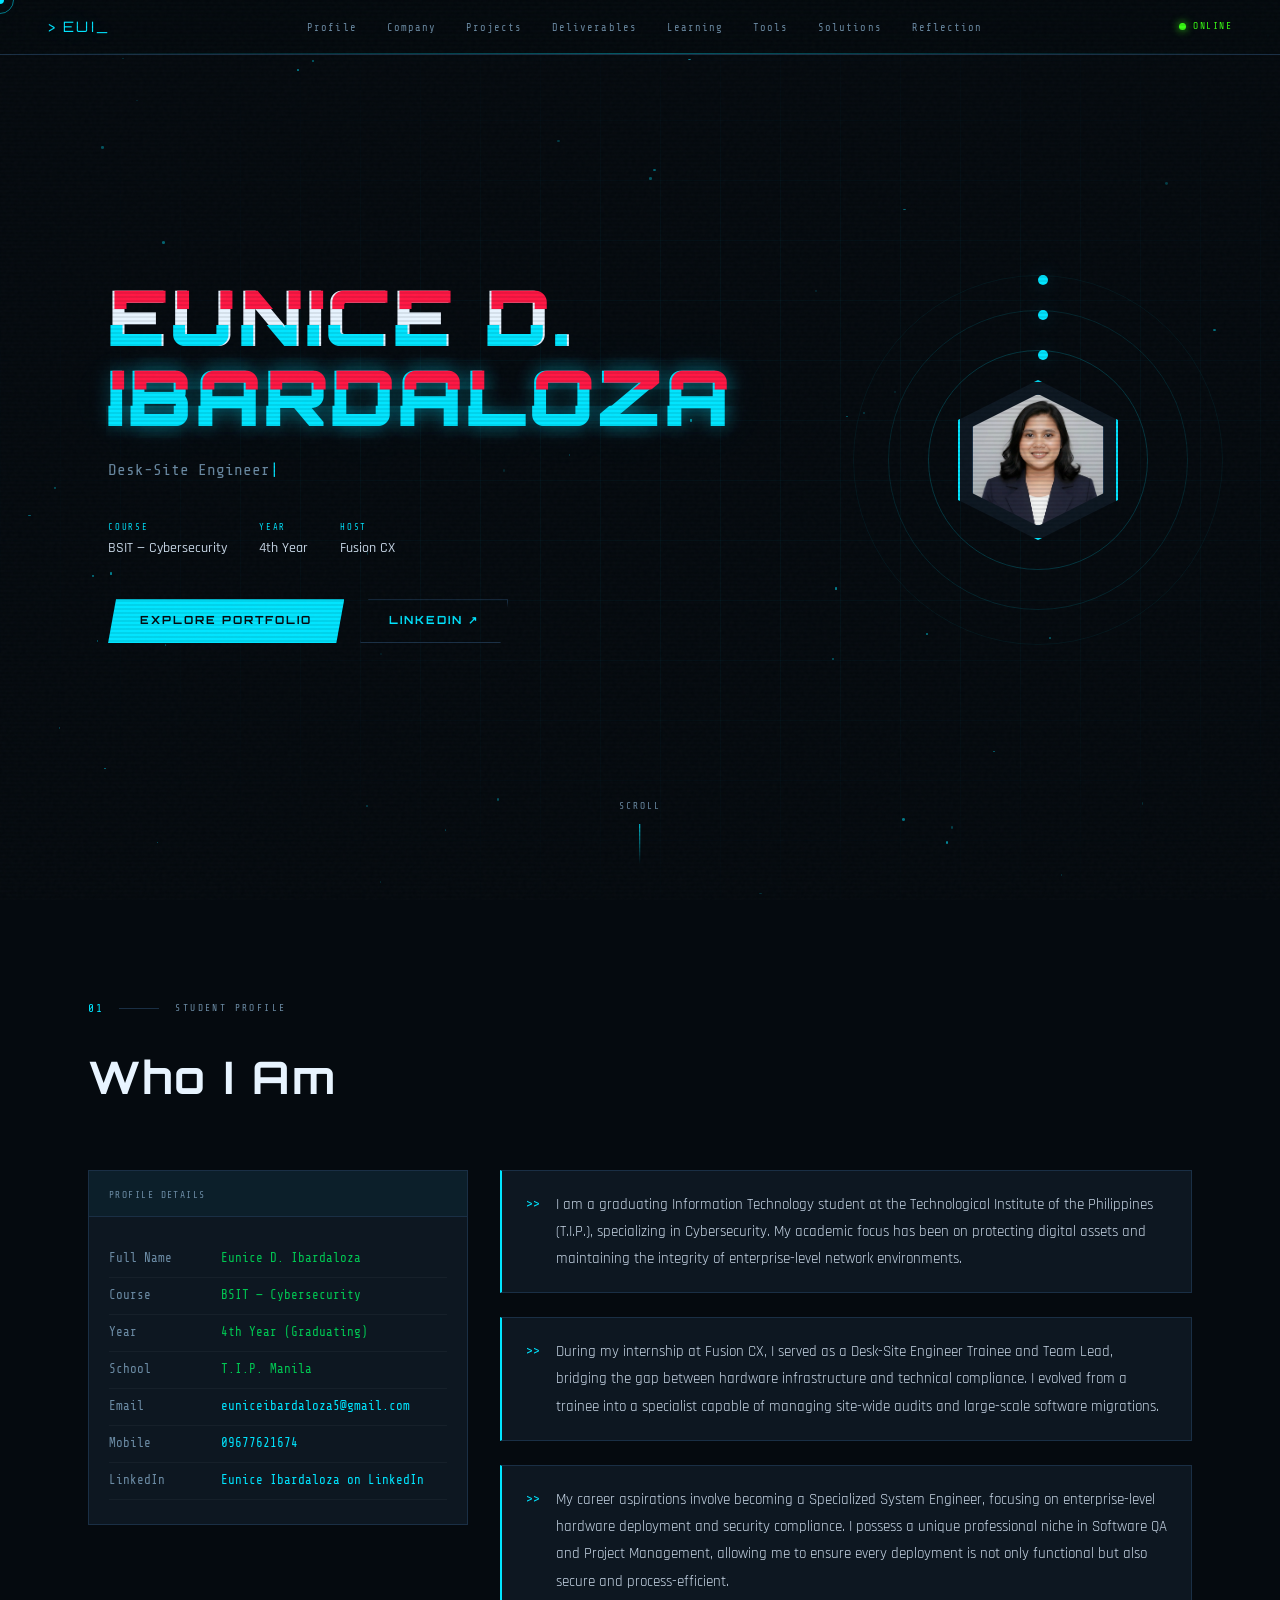
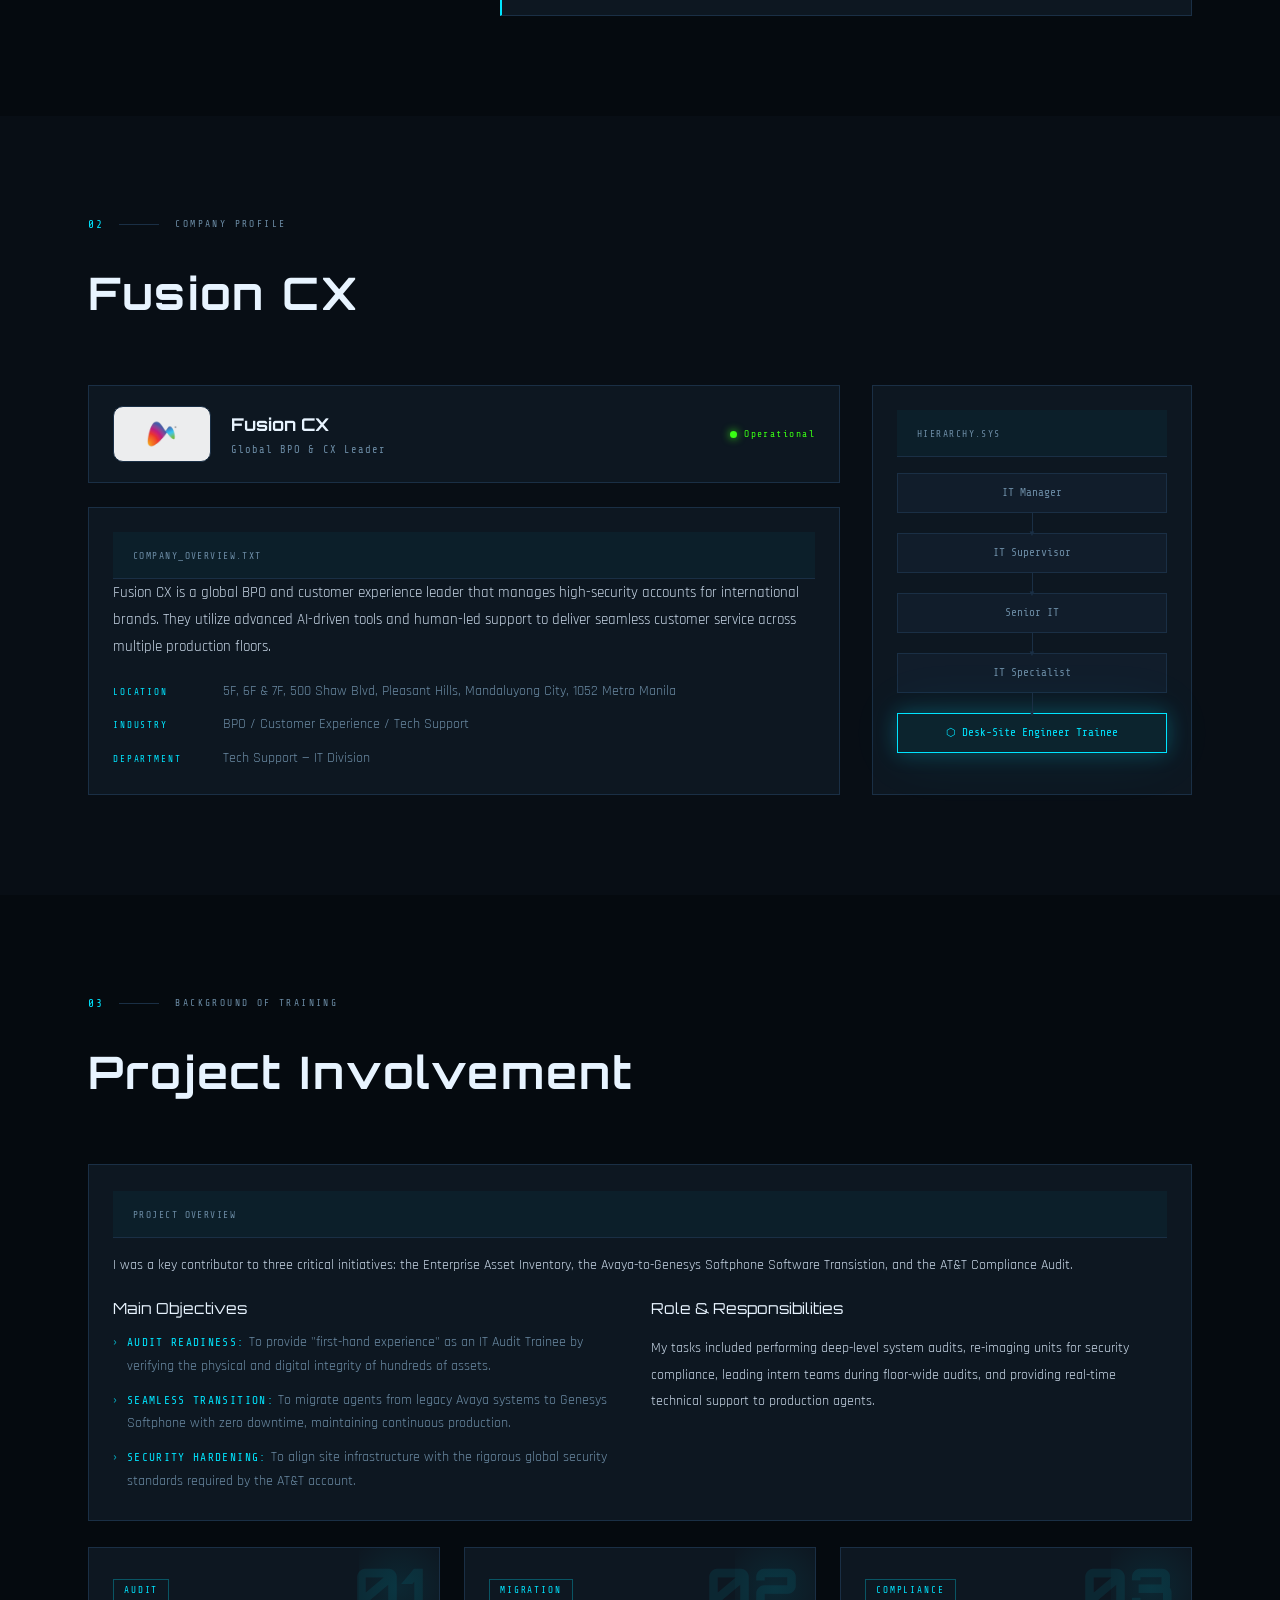
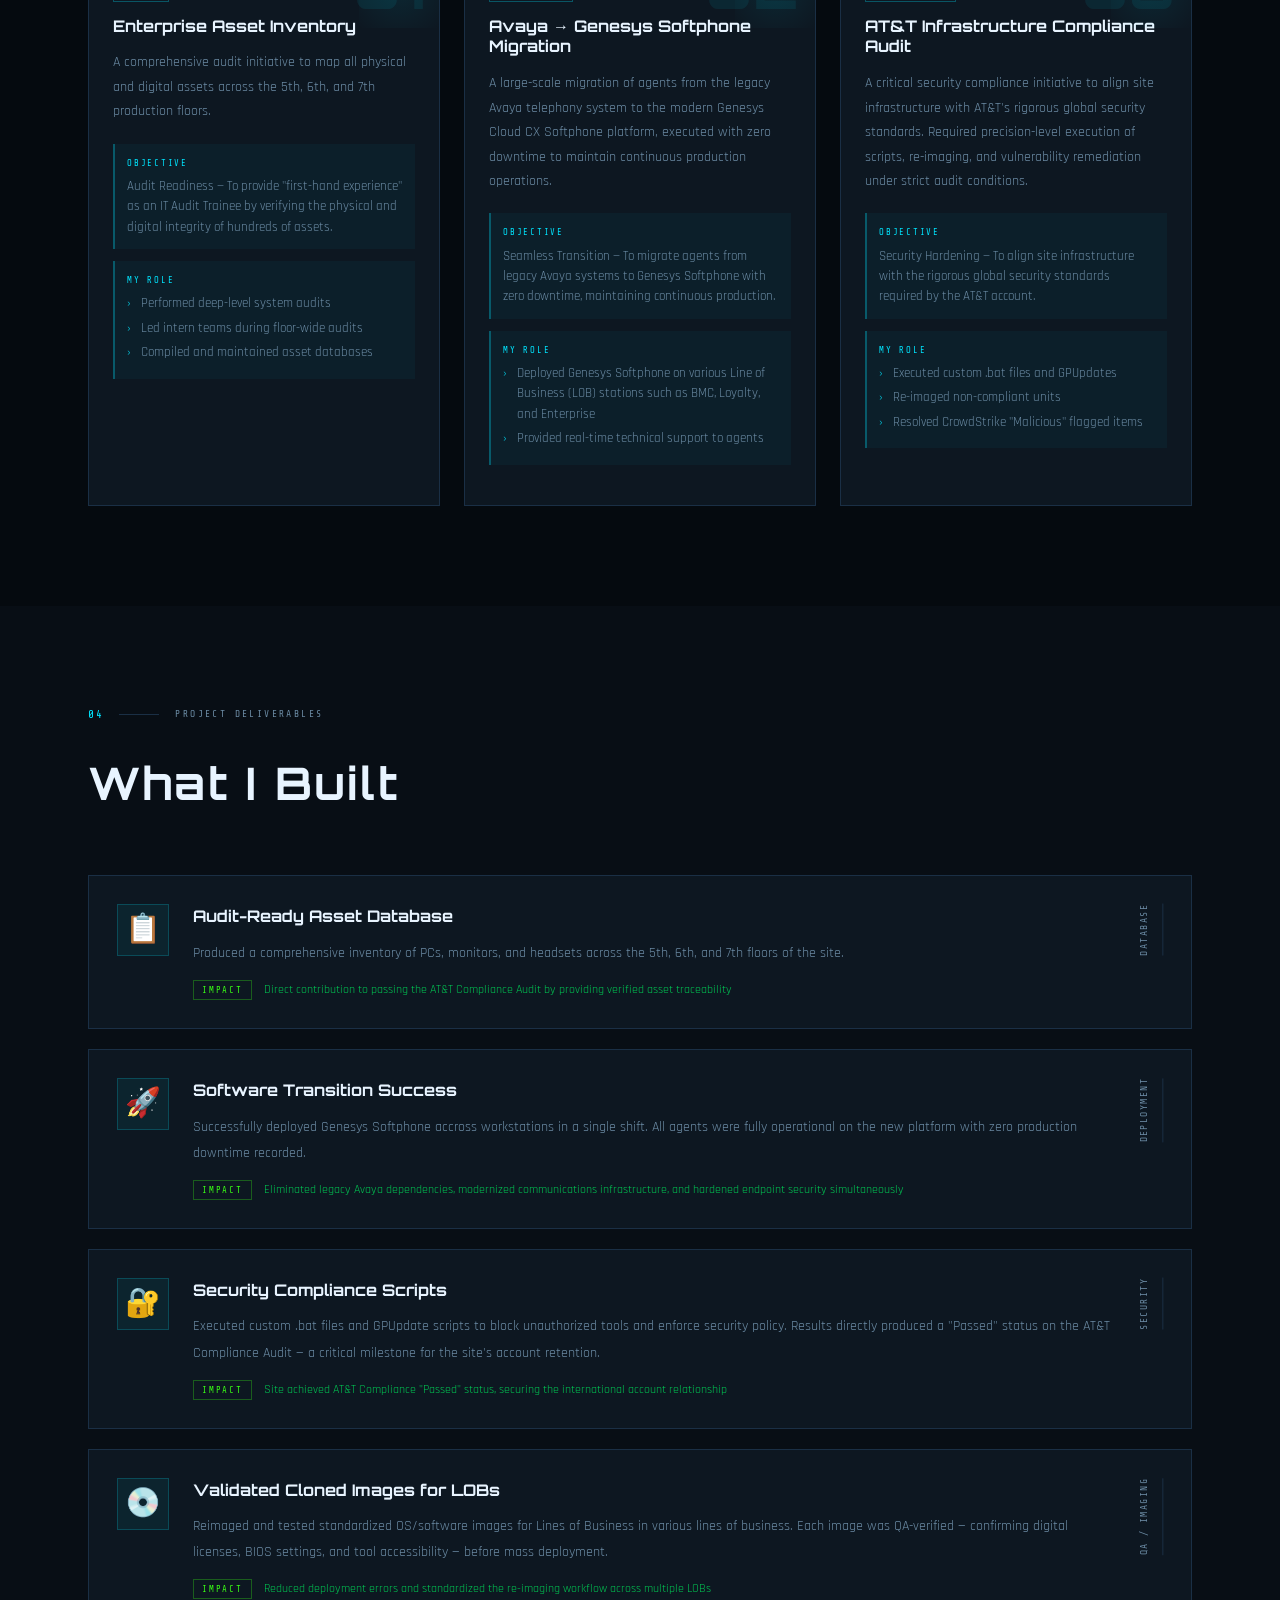
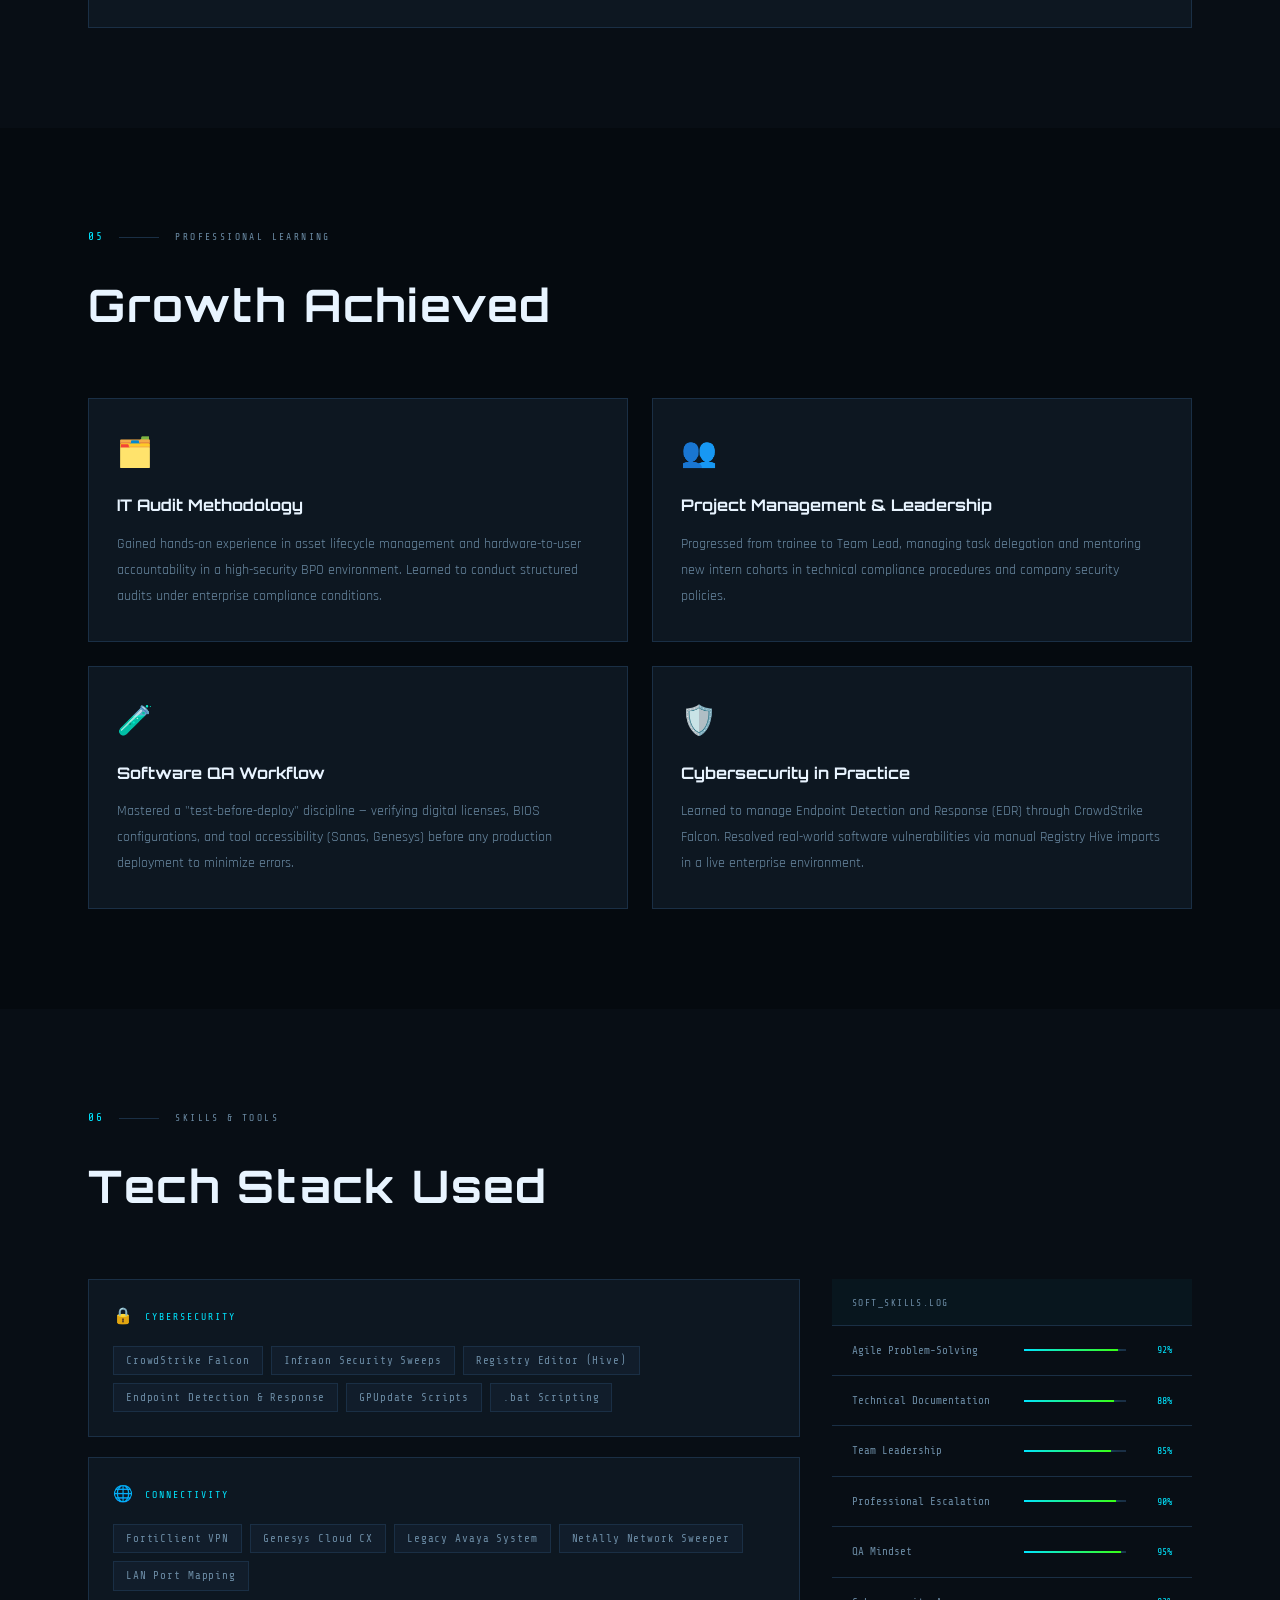
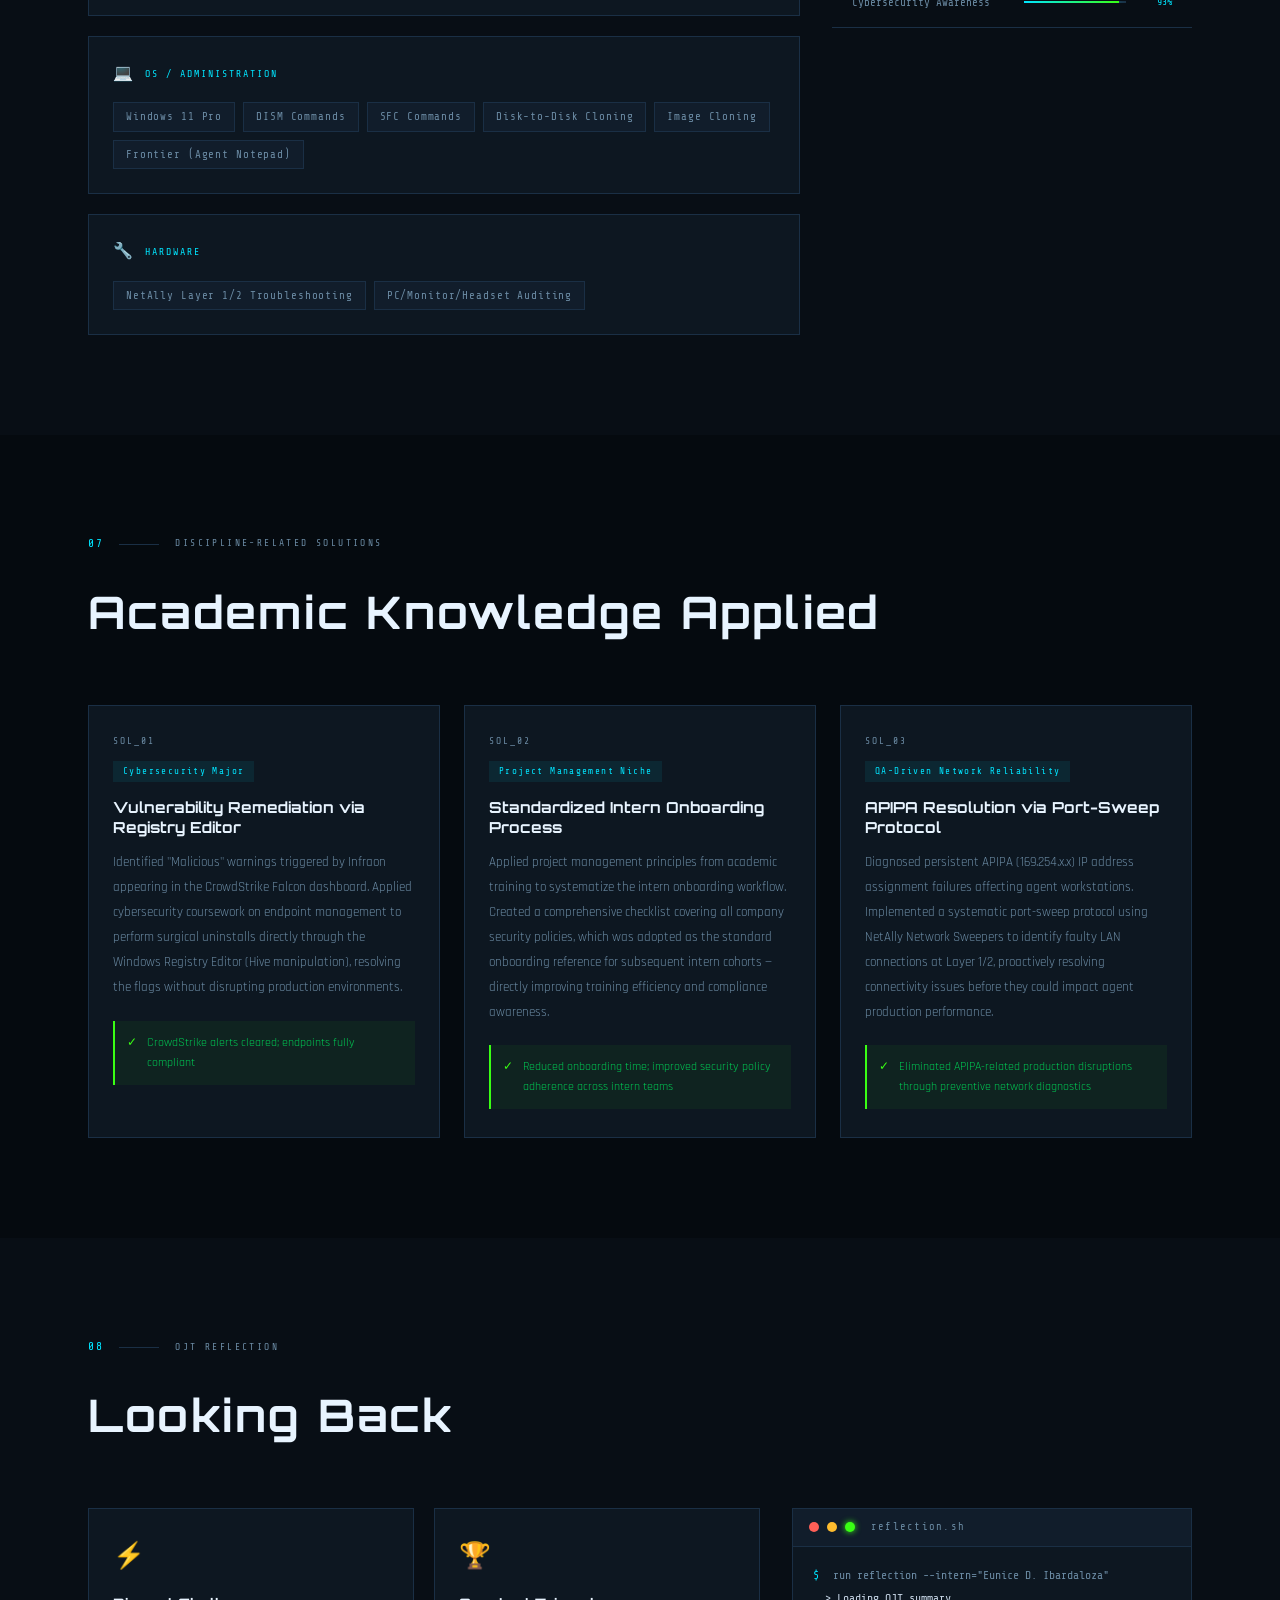
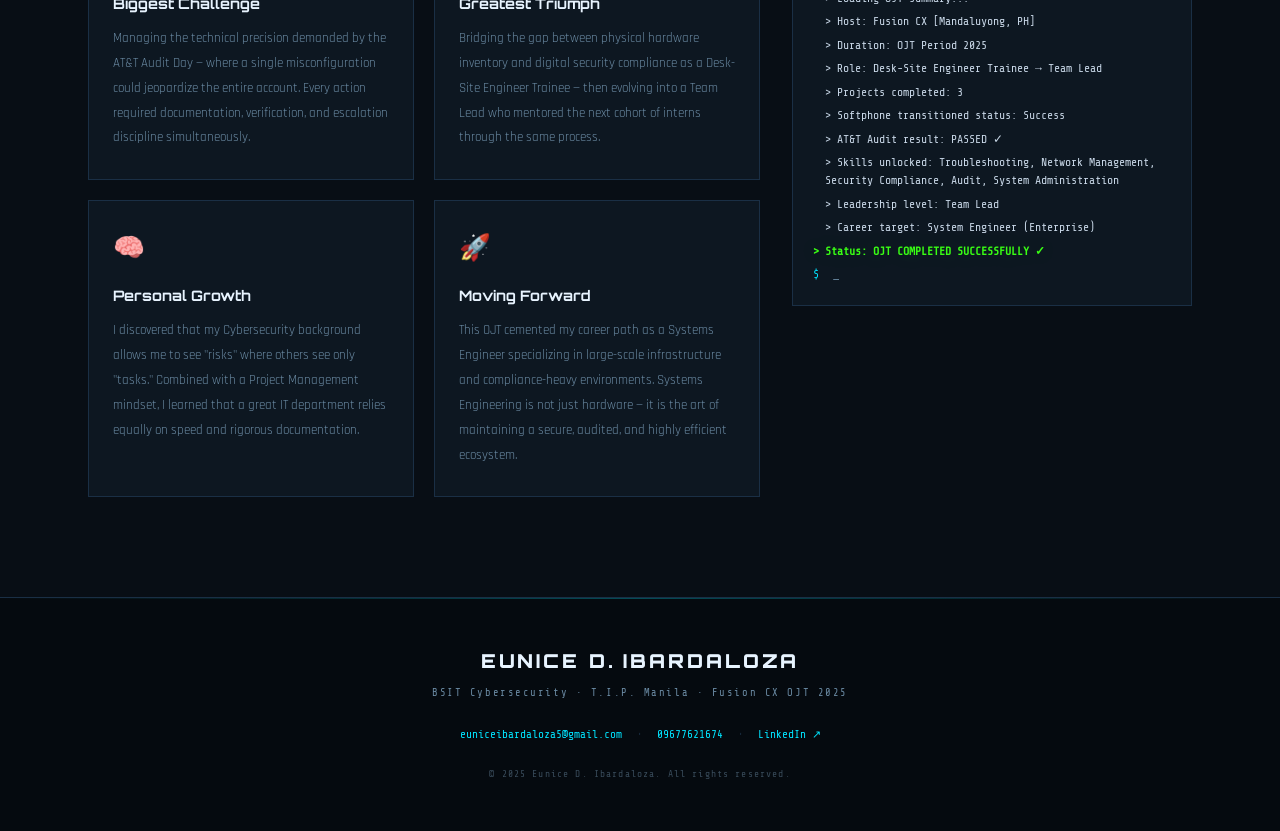
<file: user_input_files/index.html>
<!DOCTYPE html>
<html lang="en">
<head>
  <meta charset="UTF-8" />
  <meta name="viewport" content="width=device-width, initial-scale=1.0"/>
  <title>Eunice D. Ibardaloza — IT Intern Portfolio</title>
  <link rel="stylesheet" href="styles.css" />
  <link href="https://fonts.googleapis.com/css2?family=Share+Tech+Mono&family=Rajdhani:wght@300;400;500;600;700&family=Orbitron:wght@400;700;900&display=swap" rel="stylesheet"/>
</head>
<body>

  <!-- CURSOR -->
  <div class="cursor" id="cursor"></div>
  <div class="cursor-follower" id="cursorFollower"></div>

  <!-- SCANLINES OVERLAY -->
  <div class="scanlines"></div>

  <!-- NOISE OVERLAY -->
  <div class="noise"></div>

  <!-- NAV -->
  <nav id="navbar">
    <div class="nav-logo">
      <span class="blink">&gt;</span> EUI<span class="accent">_</span>
    </div>
    <ul class="nav-links">
      <li><a href="#profile" data-label="01">Profile</a></li>
      <li><a href="#company" data-label="02">Company</a></li>
      <li><a href="#background" data-label="03">Projects</a></li>
      <li><a href="#deliverables" data-label="04">Deliverables</a></li>
      <li><a href="#learning" data-label="05">Learning</a></li>
      <li><a href="#tools" data-label="06">Tools</a></li>
      <li><a href="#solutions" data-label="07">Solutions</a></li>
      <li><a href="#reflection" data-label="08">Reflection</a></li>
    </ul>
    <div class="nav-status">
      <span class="status-dot"></span> ONLINE
    </div>
  </nav>

  <!-- HERO -->
  <section class="hero" id="home">
    <div class="hero-bg-grid"></div>
    <div class="hero-particles" id="particles"></div>
    <div class="hero-content">
      <div class="hero-tag glitch-small" aria-hidden="true"></div>
      <h1 class="hero-name glitch" data-text="EUNICE D.">EUNICE D.</h1>
      <h1 class="hero-name glitch accent-name" data-text="IBARDALOZA">IBARDALOZA</h1>
      <div class="hero-role">
        <span class="typing-text" id="typingText">Desk-Site Engineer Trainee</span><span class="caret">|</span>
      </div>
      <div class="hero-meta">
        <div class="meta-item"><span class="meta-label">COURSE</span><span class="meta-val">BSIT — Cybersecurity</span></div>
        <div class="meta-item"><span class="meta-label">YEAR</span><span class="meta-val">4th Year</span></div>
        <div class="meta-item"><span class="meta-label">HOST</span><span class="meta-val">Fusion CX</span></div>
      </div>
      <div class="hero-ctas">
        <a href="#profile" class="btn-primary">
          <span class="btn-glitch">EXPLORE PORTFOLIO</span>
          <div class="btn-border"></div>
        </a>
        <a href="https://www.linkedin.com/in/eunice-ibardaloza-d/" target="_blank" class="btn-ghost">LINKEDIN ↗</a>
      </div>
    </div>
    <div class="hero-visual">
      <div class="hex-ring">
        <div class="hex-center">
          <div class="avatar-placeholder">
            <img class="avatar-img" src="Resume%20Photo.png" alt="Eunice D. Ibardaloza" />
            <span class="avatar-icon">⬡</span>
            <span class="avatar-text">E.D.I</span>
          </div>
        </div>
        <div class="orbit orbit-1"></div>
        <div class="orbit orbit-2"></div>
        <div class="orbit orbit-3"></div>
        <div class="orb orb-1"></div>
        <div class="orb orb-2"></div>
        <div class="orb orb-3"></div>
      </div>
    </div>
    <div class="hero-scroll-hint">
      <span>SCROLL</span>
      <div class="scroll-line"></div>
    </div>
  </section>

  <!-- SECTION 1: STUDENT PROFILE -->
  <section class="section" id="profile">
    <div class="section-inner">
      <div class="section-label">
        <span class="label-num">01</span>
        <span class="label-line"></span>
        <span class="label-text">STUDENT PROFILE</span>
      </div>
      <h2 class="section-title">Who I Am</h2>

      <div class="profile-grid">
        <div class="profile-card card-glow reveal">
          <div class="card-header">
            <span class="card-tag">PROFILE DETAILS</span>
          </div>
          <div class="profile-info-list">
            <div class="pinfo-row">
              <span class="pinfo-key">Full Name</span>
              <span class="pinfo-val">Eunice D. Ibardaloza</span>
            </div>
            <div class="pinfo-row">
              <span class="pinfo-key">Course</span>
              <span class="pinfo-val">BSIT — Cybersecurity</span>
            </div>
            <div class="pinfo-row">
              <span class="pinfo-key">Year</span>
              <span class="pinfo-val">4th Year (Graduating)</span>
            </div>
            <div class="pinfo-row">
              <span class="pinfo-key">School</span>
              <span class="pinfo-val">T.I.P. Manila</span>
            </div>
            <div class="pinfo-row">
              <span class="pinfo-key">Email</span>
              <span class="pinfo-val accent-cyan">euniceibardaloza5@gmail.com</span>
            </div>
            <div class="pinfo-row">
              <span class="pinfo-key">Mobile</span>
              <span class="pinfo-val accent-cyan">09677621674</span>
            </div>
            <div class="pinfo-row">
              <span class="pinfo-key">LinkedIn</span>
              <a href="https://www.linkedin.com/in/eunice-ibardaloza-d/" target="_blank" class="pinfo-val accent-cyan link-hover">Eunice Ibardaloza on LinkedIn</a>
            </div>
          </div>
        </div>

        <div class="profile-bio reveal">
          <div class="bio-block">
            <span class="bio-arrow">&gt;&gt;</span>
            <p>I am a graduating Information Technology student at the Technological Institute of the Philippines (T.I.P.), specializing in Cybersecurity. My academic focus has been on protecting digital assets and maintaining the integrity of enterprise-level network environments.</p>
          </div>
          <div class="bio-block">
            <span class="bio-arrow">&gt;&gt;</span>
            <p>During my internship at Fusion CX, I served as a Desk-Site Engineer Trainee and Team Lead, bridging the gap between hardware infrastructure and technical compliance. I evolved from a trainee into a specialist capable of managing site-wide audits and large-scale software migrations.</p>
          </div>
          <div class="bio-block">
            <span class="bio-arrow">&gt;&gt;</span>
            <p>My career aspirations involve becoming a Specialized System Engineer, focusing on enterprise-level hardware deployment and security compliance. I possess a unique professional niche in Software QA and Project Management, allowing me to ensure every deployment is not only functional but also secure and process-efficient.</p>
          </div>
        </div>
      </div>
    </div>
  </section>

  <!-- SECTION 2: COMPANY PROFILE -->
  <section class="section section-alt" id="company">
    <div class="section-inner">
      <div class="section-label">
        <span class="label-num">02</span>
        <span class="label-line"></span>
        <span class="label-text">COMPANY PROFILE</span>
      </div>
      <h2 class="section-title">Fusion CX</h2>

      <div class="company-layout">
        <div class="company-main reveal">
          <div class="company-badge">
            <div class="badge-logo badge-logo-img">
              <img src="fusionlogo.png" alt="Fusion CX corporate logo" loading="lazy" />
            </div>
            <div class="badge-info">
              <div class="badge-name">Fusion CX</div>
              <div class="badge-type">Global BPO &amp; CX Leader</div>
            </div>
            <div class="badge-status"><span class="status-dot"></span> Operational</div>
          </div>
          <div class="company-desc card-glow">
            <div class="card-header"><span class="card-tag">COMPANY_OVERVIEW.TXT</span></div>
            <p>Fusion CX is a global BPO and customer experience leader that manages high-security accounts for international brands. They utilize advanced AI-driven tools and human-led support to deliver seamless customer service across multiple production floors.</p>
            <div class="company-specs">
              <div class="spec-item">
                <span class="spec-label">LOCATION</span>
                <span class="spec-val">5F, 6F &amp; 7F, 500 Shaw Blvd, Pleasant Hills, Mandaluyong City, 1052 Metro Manila</span>
              </div>
              <div class="spec-item">
                <span class="spec-label">INDUSTRY</span>
                <span class="spec-val">BPO / Customer Experience / Tech Support</span>
              </div>
              <div class="spec-item">
                <span class="spec-label">DEPARTMENT</span>
                <span class="spec-val">Tech Support — IT Division</span>
              </div>
            </div>
          </div>
        </div>

        <div class="hierarchy-card card-glow reveal">
          <div class="card-header"><span class="card-tag">HIERARCHY.SYS</span></div>
          <div class="hierarchy-tree">
            <div class="hier-node top-node">IT Manager</div>
            <div class="hier-connector"></div>
            <div class="hier-node">IT Supervisor</div>
            <div class="hier-connector"></div>
            <div class="hier-node">Senior IT</div>
            <div class="hier-connector"></div>
            <div class="hier-node">IT Specialist</div>
            <div class="hier-connector"></div>
            <div class="hier-node active-node">⬡ Desk-Site Engineer Trainee</div>
          </div>
        </div>
      </div>
    </div>
  </section>

  <!-- SECTION 3: BACKGROUND / PROJECTS -->
  <section class="section" id="background">
    <div class="section-inner">
      <div class="section-label">
        <span class="label-num">03</span>
        <span class="label-line"></span>
        <span class="label-text">BACKGROUND OF TRAINING</span>
      </div>
      <h2 class="section-title">Project Involvement</h2>

      <div class="project-overview card-glow reveal">
        <div class="card-header"><span class="card-tag">PROJECT OVERVIEW</span></div>
        <p>
          I was a key contributor to three critical initiatives: the Enterprise Asset Inventory, the Avaya-to-Genesys Softphone Software Transistion,
          and the AT&amp;T Compliance Audit.
        </p>
        <div class="project-overview-grid">
          <div class="project-overview-block">
            <div class="overview-title">Main Objectives</div>
            <ul class="overview-list">
              <li><span class="overview-key">Audit Readiness:</span> To provide "first-hand experience" as an IT Audit Trainee by verifying the physical and digital integrity of hundreds of assets.</li>
              <li><span class="overview-key">Seamless Transition:</span> To migrate agents from legacy Avaya systems to Genesys Softphone with zero downtime, maintaining continuous production.</li>
              <li><span class="overview-key">Security Hardening:</span> To align site infrastructure with the rigorous global security standards required by the AT&amp;T account.</li>
            </ul>
          </div>
          <div class="project-overview-block">
            <div class="overview-title">Role &amp; Responsibilities</div>
            <p class="overview-text">
              My tasks included performing deep-level system audits, re-imaging units for security compliance, leading intern teams during
              floor-wide audits, and providing real-time technical support to production agents.
            </p>
          </div>
        </div>
      </div>

      <div class="projects-grid">

        <div class="project-card card-glow reveal" data-index="01">
          <div class="project-index">01</div>
          <div class="project-tag">AUDIT</div>
          <h3 class="project-name">Enterprise Asset Inventory</h3>
          <p class="project-desc">A comprehensive audit initiative to map all physical and digital assets across the 5th, 6th, and 7th production floors.</p>
          <div class="project-obj">
            <span class="obj-label">OBJECTIVE</span>
            <span class="obj-text">Audit Readiness — To provide "first-hand experience" as an IT Audit Trainee by verifying the physical and digital integrity of hundreds of assets.</span>
          </div>
          <div class="project-role">
            <span class="role-label">MY ROLE</span>
            <ul>
              <li>Performed deep-level system audits</li>
              <li>Led intern teams during floor-wide audits</li>
              <li>Compiled and maintained asset databases</li>
            </ul>
          </div>
        </div>

        <div class="project-card card-glow reveal" data-index="02">
          <div class="project-index">02</div>
          <div class="project-tag">MIGRATION</div>
          <h3 class="project-name">Avaya → Genesys Softphone Migration</h3>
          <p class="project-desc">A large-scale migration of agents from the legacy Avaya telephony system to the modern Genesys Cloud CX Softphone platform, executed with zero downtime to maintain continuous production operations.</p>
          <div class="project-obj">
            <span class="obj-label">OBJECTIVE</span>
            <span class="obj-text">Seamless Transition — To migrate agents from legacy Avaya systems to Genesys Softphone with zero downtime, maintaining continuous production.</span>
          </div>
          <div class="project-role">
            <span class="role-label">MY ROLE</span>
            <ul>
              <li>Deployed Genesys Softphone on various Line of Business (LOB) stations such as BMC, Loyalty, and Enterprise</li>
              <li>Provided real-time technical support to agents</li>
            </ul>
          </div>
        </div>

        <div class="project-card card-glow reveal" data-index="03">
          <div class="project-index">03</div>
          <div class="project-tag">COMPLIANCE</div>
          <h3 class="project-name">AT&T Infrastructure Compliance Audit</h3>
          <p class="project-desc">A critical security compliance initiative to align site infrastructure with AT&T's rigorous global security standards. Required precision-level execution of scripts, re-imaging, and vulnerability remediation under strict audit conditions.</p>
          <div class="project-obj">
            <span class="obj-label">OBJECTIVE</span>
            <span class="obj-text">Security Hardening — To align site infrastructure with the rigorous global security standards required by the AT&amp;T account.</span>
          </div>
          <div class="project-role">
            <span class="role-label">MY ROLE</span>
            <ul>
              <li>Executed custom .bat files and GPUpdates</li>
              <li>Re-imaged non-compliant units</li>
              <li>Resolved CrowdStrike "Malicious" flagged items</li>
            </ul>
          </div>
        </div>

      </div>
    </div>
  </section>

  <!-- SECTION 4: DELIVERABLES -->
  <section class="section section-alt" id="deliverables">
    <div class="section-inner">
      <div class="section-label">
        <span class="label-num">04</span>
        <span class="label-line"></span>
        <span class="label-text">PROJECT DELIVERABLES</span>
      </div>
      <h2 class="section-title">What I Built</h2>

      <div class="deliverables-list">

        <div class="deliverable-item reveal">
          <div class="deliv-icon">📋</div>
          <div class="deliv-content">
            <div class="deliv-title">Audit-Ready Asset Database</div>
            <p class="deliv-desc">Produced a comprehensive inventory of PCs, monitors, and headsets across the 5th, 6th, and 7th floors of the site.</p>
            <div class="deliv-impact">
              <span class="impact-label">IMPACT</span>
              <span class="impact-text">Direct contribution to passing the AT&T Compliance Audit by providing verified asset traceability</span>
            </div>
          </div>
          <div class="deliv-tag">DATABASE</div>
        </div>

        <div class="deliverable-item reveal">
          <div class="deliv-icon">🚀</div>
          <div class="deliv-content">
            <div class="deliv-title">Software Transition Success </div>
            <p class="deliv-desc">Successfully deployed Genesys Softphone accross workstations in a single shift. All agents were fully operational on the new platform with zero production downtime recorded.</p>
            <div class="deliv-impact">
              <span class="impact-label">IMPACT</span>
              <span class="impact-text">Eliminated legacy Avaya dependencies, modernized communications infrastructure, and hardened endpoint security simultaneously</span>
            </div>
          </div>
          <div class="deliv-tag">DEPLOYMENT</div>
        </div>

        <div class="deliverable-item reveal">
          <div class="deliv-icon">🔐</div>
          <div class="deliv-content">
            <div class="deliv-title">Security Compliance Scripts</div>
            <p class="deliv-desc">Executed custom .bat files and GPUpdate scripts to block unauthorized tools and enforce security policy. Results directly produced a "Passed" status on the AT&T Compliance Audit — a critical milestone for the site's account retention.</p>
            <div class="deliv-impact">
              <span class="impact-label">IMPACT</span>
              <span class="impact-text">Site achieved AT&T Compliance "Passed" status, securing the international account relationship</span>
            </div>
          </div>
          <div class="deliv-tag">SECURITY</div>
        </div>

        <div class="deliverable-item reveal">
          <div class="deliv-icon">💿</div>
          <div class="deliv-content">
            <div class="deliv-title">Validated Cloned Images for LOBs</div>
            <p class="deliv-desc">Reimaged and tested standardized OS/software images for Lines of Business in various lines of business. Each image was QA-verified — confirming digital licenses, BIOS settings, and tool accessibility — before mass deployment.</p>
            <div class="deliv-impact">
              <span class="impact-label">IMPACT</span>
              <span class="impact-text">Reduced deployment errors and standardized the re-imaging workflow across multiple LOBs</span>
            </div>
          </div>
          <div class="deliv-tag">QA / IMAGING</div>
        </div>

      </div>
    </div>
  </section>

  <!-- SECTION 5: LEARNING & DEVELOPMENT -->
  <section class="section" id="learning">
    <div class="section-inner">
      <div class="section-label">
        <span class="label-num">05</span>
        <span class="label-line"></span>
        <span class="label-text">PROFESSIONAL LEARNING</span>
      </div>
      <h2 class="section-title">Growth Achieved</h2>

      <div class="learning-grid">

        <div class="learning-card card-glow reveal">
          <div class="lc-icon">🗂️</div>
          <h3 class="lc-title">IT Audit Methodology</h3>
          <p class="lc-desc">Gained hands-on experience in asset lifecycle management and hardware-to-user accountability in a high-security BPO environment. Learned to conduct structured audits under enterprise compliance conditions.</p>
        </div>

        <div class="learning-card card-glow reveal">
          <div class="lc-icon">👥</div>
          <h3 class="lc-title">Project Management & Leadership</h3>
          <p class="lc-desc">Progressed from trainee to Team Lead, managing task delegation and mentoring new intern cohorts in technical compliance procedures and company security policies.</p>
        </div>

        <div class="learning-card card-glow reveal">
          <div class="lc-icon">🧪</div>
          <h3 class="lc-title">Software QA Workflow</h3>
          <p class="lc-desc">Mastered a "test-before-deploy" discipline — verifying digital licenses, BIOS configurations, and tool accessibility (Sanas, Genesys) before any production deployment to minimize errors.</p>
        </div>

        <div class="learning-card card-glow reveal">
          <div class="lc-icon">🛡️</div>
          <h3 class="lc-title">Cybersecurity in Practice</h3>
          <p class="lc-desc">Learned to manage Endpoint Detection and Response (EDR) through CrowdStrike Falcon. Resolved real-world software vulnerabilities via manual Registry Hive imports in a live enterprise environment.</p>
        </div>

      </div>
    </div>
  </section>

  <!-- SECTION 6: TOOLS & TECHNIQUES -->
  <section class="section section-alt" id="tools">
    <div class="section-inner">
      <div class="section-label">
        <span class="label-num">06</span>
        <span class="label-line"></span>
        <span class="label-text">SKILLS &amp; TOOLS</span>
      </div>
      <h2 class="section-title">Tech Stack Used</h2>

      <div class="tools-layout">
        <div class="tools-categories">

          <div class="tool-category reveal">
            <div class="tc-header">
              <span class="tc-icon">🔒</span>
              <span class="tc-label">CYBERSECURITY</span>
            </div>
            <div class="tool-tags">
              <span class="tool-tag">CrowdStrike Falcon</span>
              <span class="tool-tag">Infraon Security Sweeps</span>
              <span class="tool-tag">Registry Editor (Hive)</span>
              <span class="tool-tag">Endpoint Detection & Response</span>
              <span class="tool-tag">GPUpdate Scripts</span>
              <span class="tool-tag">.bat Scripting</span>
            </div>
          </div>

          <div class="tool-category reveal">
            <div class="tc-header">
              <span class="tc-icon">🌐</span>
              <span class="tc-label">CONNECTIVITY</span>
            </div>
            <div class="tool-tags">
              <span class="tool-tag">FortiClient VPN</span>
              <span class="tool-tag">Genesys Cloud CX</span>
              <span class="tool-tag">Legacy Avaya System</span>
              <span class="tool-tag">NetAlly Network Sweeper</span>
              <span class="tool-tag">LAN Port Mapping</span>
            </div>
          </div>

          <div class="tool-category reveal">
            <div class="tc-header">
              <span class="tc-icon">💻</span>
              <span class="tc-label">OS / ADMINISTRATION</span>
            </div>
            <div class="tool-tags">
              <span class="tool-tag">Windows 11 Pro</span>
              <span class="tool-tag">DISM Commands</span>
              <span class="tool-tag">SFC Commands</span>
              <span class="tool-tag">Disk-to-Disk Cloning</span>
              <span class="tool-tag">Image Cloning</span>
              <span class="tool-tag">Frontier (Agent Notepad)</span>
            </div>
          </div>

          <div class="tool-category reveal">
            <div class="tc-header">
              <span class="tc-icon">🔧</span>
              <span class="tc-label">HARDWARE</span>
            </div>
            <div class="tool-tags">
              <span class="tool-tag">NetAlly Layer 1/2 Troubleshooting</span>
              <span class="tool-tag">PC/Monitor/Headset Auditing</span>
            </div>
          </div>

        </div>

        <div class="soft-skills-panel reveal">
          <div class="card-header"><span class="card-tag">SOFT_SKILLS.LOG</span></div>
          <div class="soft-skill-item">
            <span class="ss-label">Agile Problem-Solving</span>
            <div class="ss-bar"><div class="ss-fill" style="--pct: 92%"></div></div>
            <span class="ss-pct">92%</span>
          </div>
          <div class="soft-skill-item">
            <span class="ss-label">Technical Documentation</span>
            <div class="ss-bar"><div class="ss-fill" style="--pct: 88%"></div></div>
            <span class="ss-pct">88%</span>
          </div>
          <div class="soft-skill-item">
            <span class="ss-label">Team Leadership</span>
            <div class="ss-bar"><div class="ss-fill" style="--pct: 85%"></div></div>
            <span class="ss-pct">85%</span>
          </div>
          <div class="soft-skill-item">
            <span class="ss-label">Professional Escalation</span>
            <div class="ss-bar"><div class="ss-fill" style="--pct: 90%"></div></div>
            <span class="ss-pct">90%</span>
          </div>
          <div class="soft-skill-item">
            <span class="ss-label">QA Mindset</span>
            <div class="ss-bar"><div class="ss-fill" style="--pct: 95%"></div></div>
            <span class="ss-pct">95%</span>
          </div>
          <div class="soft-skill-item">
            <span class="ss-label">Cybersecurity Awareness</span>
            <div class="ss-bar"><div class="ss-fill" style="--pct: 93%"></div></div>
            <span class="ss-pct">93%</span>
          </div>
        </div>
      </div>
    </div>
  </section>

  <!-- SECTION 7: DISCIPLINE SOLUTIONS -->
  <section class="section" id="solutions">
    <div class="section-inner">
      <div class="section-label">
        <span class="label-num">07</span>
        <span class="label-line"></span>
        <span class="label-text">DISCIPLINE-RELATED SOLUTIONS</span>
      </div>
      <h2 class="section-title">Academic Knowledge Applied</h2>

      <div class="solutions-grid">

        <div class="solution-card card-glow reveal">
          <div class="sol-num">SOL_01</div>
          <div class="sol-domain">Cybersecurity Major</div>
          <h3 class="sol-title">Vulnerability Remediation via Registry Editor</h3>
          <p class="sol-desc">Identified "Malicious" warnings triggered by Infraon appearing in the CrowdStrike Falcon dashboard. Applied cybersecurity coursework on endpoint management to perform surgical uninstalls directly through the Windows Registry Editor (Hive manipulation), resolving the flags without disrupting production environments.</p>
          <div class="sol-outcome">
            <span class="outcome-icon">✓</span>
            <span class="outcome-text">CrowdStrike alerts cleared; endpoints fully compliant</span>
          </div>
        </div>

        <div class="solution-card card-glow reveal">
          <div class="sol-num">SOL_02</div>
          <div class="sol-domain">Project Management Niche</div>
          <h3 class="sol-title">Standardized Intern Onboarding Process</h3>
          <p class="sol-desc">Applied project management principles from academic training to systematize the intern onboarding workflow. Created a comprehensive checklist covering all company security policies, which was adopted as the standard onboarding reference for subsequent intern cohorts — directly improving training efficiency and compliance awareness.</p>
          <div class="sol-outcome">
            <span class="outcome-icon">✓</span>
            <span class="outcome-text">Reduced onboarding time; improved security policy adherence across intern teams</span>
          </div>
        </div>

        <div class="solution-card card-glow reveal">
          <div class="sol-num">SOL_03</div>
          <div class="sol-domain">QA-Driven Network Reliability</div>
          <h3 class="sol-title">APIPA Resolution via Port-Sweep Protocol</h3>
          <p class="sol-desc">Diagnosed persistent APIPA (169.254.x.x) IP address assignment failures affecting agent workstations. Implemented a systematic port-sweep protocol using NetAlly Network Sweepers to identify faulty LAN connections at Layer 1/2, proactively resolving connectivity issues before they could impact agent production performance.</p>
          <div class="sol-outcome">
            <span class="outcome-icon">✓</span>
            <span class="outcome-text">Eliminated APIPA-related production disruptions through preventive network diagnostics</span>
          </div>
        </div>

      </div>
    </div>
  </section>

  <!-- SECTION 8: REFLECTION -->
  <section class="section section-alt" id="reflection">
    <div class="section-inner">
      <div class="section-label">
        <span class="label-num">08</span>
        <span class="label-line"></span>
        <span class="label-text">OJT REFLECTION</span>
      </div>
      <h2 class="section-title">Looking Back</h2>

      <div class="reflection-layout">

        <div class="reflection-cards">
          <div class="reflect-card card-glow reveal">
            <div class="rc-icon">⚡</div>
            <div class="rc-title">Biggest Challenge</div>
            <p>Managing the technical precision demanded by the AT&T Audit Day — where a single misconfiguration could jeopardize the entire account. Every action required documentation, verification, and escalation discipline simultaneously.</p>
          </div>
          <div class="reflect-card card-glow reveal">
            <div class="rc-icon">🏆</div>
            <div class="rc-title">Greatest Triumph</div>
            <p>Bridging the gap between physical hardware inventory and digital security compliance as a Desk-Site Engineer Trainee — then evolving into a Team Lead who mentored the next cohort of interns through the same process.</p>
          </div>
          <div class="reflect-card card-glow reveal">
            <div class="rc-icon">🧠</div>
            <div class="rc-title">Personal Growth</div>
            <p>I discovered that my Cybersecurity background allows me to see "risks" where others see only "tasks." Combined with a Project Management mindset, I learned that a great IT department relies equally on speed and rigorous documentation.</p>
          </div>
          <div class="reflect-card card-glow reveal">
            <div class="rc-icon">🚀</div>
            <div class="rc-title">Moving Forward</div>
            <p>This OJT cemented my career path as a Systems Engineer specializing in large-scale infrastructure and compliance-heavy environments. Systems Engineering is not just hardware — it is the art of maintaining a secure, audited, and highly efficient ecosystem.</p>
          </div>
        </div>

        <div class="terminal-block card-glow reveal">
          <div class="term-header">
            <span class="term-dot red"></span>
            <span class="term-dot yellow"></span>
            <span class="term-dot green"></span>
            <span class="term-title">reflection.sh</span>
          </div>
          <div class="term-body" id="terminalBody">
            <div class="term-line"><span class="term-prompt">$</span> run reflection --intern="Eunice D. Ibardaloza"</div>
            <div class="term-line out">> Loading OJT summary...</div>
            <div class="term-line out">> Host: Fusion CX [Mandaluyong, PH]</div>
            <div class="term-line out">> Duration: OJT Period 2025</div>
            <div class="term-line out">> Role: Desk-Site Engineer Trainee → Team Lead</div>
            <div class="term-line out">> Projects completed: 3</div>
            <div class="term-line out">> Softphone transitioned status: Success</div>
            <div class="term-line out">> AT&T Audit result: PASSED ✓</div>
            <div class="term-line out">> Skills unlocked: Troubleshooting, Network Management, Security Compliance, Audit, System Administration</div>
            <div class="term-line out">> Leadership level: Team Lead</div>
            <div class="term-line out">> Career target: System Engineer (Enterprise)</div>
            <div class="term-line success">> Status: OJT COMPLETED SUCCESSFULLY ✓</div>
            <div class="term-line"><span class="term-prompt">$</span> <span class="blink">_</span></div>
          </div>
        </div>

      </div>
    </div>
  </section>

  <!-- FOOTER -->
  <footer class="footer">
    <div class="footer-inner">
      <div class="footer-logo">EUNICE D. IBARDALOZA</div>
      <div class="footer-sub">BSIT Cybersecurity · T.I.P. Manila · Fusion CX OJT 2025</div>
      <div class="footer-links">
        <a href="mailto:euniceibardaloza5@gmail.com">euniceibardaloza5@gmail.com</a>
        <span class="footer-sep">·</span>
        <a href="tel:09677621674">09677621674</a>
        <span class="footer-sep">·</span>
        <a href="https://www.linkedin.com/in/eunice-ibardaloza-d/" target="_blank">LinkedIn ↗</a>
      </div>
      <div class="footer-copy">© 2025 Eunice D. Ibardaloza. All rights reserved.</div>
    </div>
  </footer>

  <script src="script.js"></script>
</body>
</html>
</file>
<file: styles.css>
/* ===========================
   FUSION CX IT INTERN TEAM
   Group E-Portfolio CSS
   Aesthetic: Cyberpunk Terminal / Dark Tech
=========================== */

:root {
  --bg: #050a0f;
  --bg-alt: #080e15;
  --surface: #0d1721;
  --surface2: #111d2b;
  --border: #1a2f45;
  --border-glow: #00e5ff33;
  --cyan: #00e5ff;
  --cyan-dim: #00b8d4;
  --cyan-faint: #00e5ff15;
  --green: #39ff14;
  --green-dim: #00c853;
  --orange: #ff6d00;
  --red: #ff1744;
  --yellow: #ffd600;
  --text: #c9d8e8;
  --text-dim: #6b8ba4;
  --text-bright: #e8f4ff;
  --font-mono: 'Share Tech Mono', monospace;
  --font-display: 'Orbitron', sans-serif;
  --font-body: 'Rajdhani', sans-serif;
  --glow-cyan: 0 0 20px #00e5ff40, 0 0 60px #00e5ff15;
  --glow-green: 0 0 20px #39ff1440;
}

*, *::before, *::after { box-sizing: border-box; margin: 0; padding: 0; }

html { scroll-behavior: smooth; }

body {
  background: var(--bg);
  color: var(--text);
  font-family: var(--font-body);
  font-size: 16px;
  line-height: 1.6;
  overflow-x: hidden;
  cursor: none;
}

/* === CURSOR === */
.cursor {
  width: 8px; height: 8px;
  background: var(--cyan);
  border-radius: 50%;
  position: fixed;
  top: 0; left: 0;
  pointer-events: none;
  z-index: 9999;
  transform: translate(-50%, -50%);
  box-shadow: var(--glow-cyan);
  transition: width 0.15s, height 0.15s, background 0.15s;
}

.cursor-follower {
  width: 28px; height: 28px;
  border: 1px solid var(--cyan);
  border-radius: 50%;
  position: fixed;
  top: 0; left: 0;
  pointer-events: none;
  z-index: 9998;
  transform: translate(-50%, -50%);
  opacity: 0.5;
  transition: transform 0.08s, width 0.2s, height 0.2s, border-color 0.2s;
}

body:has(a:hover) .cursor { background: var(--green); width: 12px; height: 12px; }
body:has(a:hover) .cursor-follower { border-color: var(--green); width: 36px; height: 36px; }

/* === OVERLAYS === */
.scanlines {
  position: fixed; inset: 0;
  background: repeating-linear-gradient(
    0deg,
    transparent,
    transparent 2px,
    rgba(0,0,0,0.08) 2px,
    rgba(0,0,0,0.08) 4px
  );
  pointer-events: none;
  z-index: 9990;
  animation: scanMove 8s linear infinite;
}

@keyframes scanMove {
  0% { background-position: 0 0; }
  100% { background-position: 0 100vh; }
}

.noise {
  position: fixed; inset: 0;
  opacity: 0.025;
  background-image: url("data:image/svg+xml,%3Csvg viewBox='0 0 256 256' xmlns='http://www.w3.org/2000/svg'%3E%3Cfilter id='n'%3E%3CfeTurbulence type='fractalNoise' baseFrequency='0.9' numOctaves='4' stitchTiles='stitch'/%3E%3C/filter%3E%3Crect width='100%25' height='100%25' filter='url(%23n)'/%3E%3C/svg%3E");
  pointer-events: none;
  z-index: 9989;
}

/* === NAV === */
nav {
  position: fixed; top: 0; left: 0; right: 0;
  z-index: 1000;
  display: flex;
  align-items: center;
  gap: 24px;
  padding: 14px 48px;
  background: rgba(5, 10, 15, 0.9);
  backdrop-filter: blur(16px);
  border-bottom: 1px solid var(--border);
}

nav::after {
  content: '';
  position: absolute;
  bottom: 0; left: 0; right: 0;
  height: 1px;
  background: linear-gradient(90deg, transparent, var(--cyan), transparent);
  opacity: 0.4;
}

.nav-logo {
  font-family: var(--font-display);
  font-size: 0.85rem;
  color: var(--cyan);
  letter-spacing: 0.12em;
  flex-shrink: 0;
  text-shadow: var(--glow-cyan);
}

.nav-links {
  display: flex;
  gap: 0;
  list-style: none;
  flex: 1;
  justify-content: center;
}

.nav-links a {
  text-decoration: none;
  color: var(--text-dim);
  font-family: var(--font-mono);
  font-size: 0.6rem;
  letter-spacing: 0.1em;
  padding: 6px 12px;
  border: 1px solid transparent;
  transition: color 0.2s, border-color 0.2s, text-shadow 0.2s;
  position: relative;
}

.nav-links a::before {
  content: attr(data-label) "/";
  position: absolute;
  top: -8px; left: 12px;
  font-size: 0.5rem;
  color: var(--cyan);
  opacity: 0;
  transition: opacity 0.2s;
}

.nav-links a:hover {
  color: var(--cyan);
  border-color: var(--border-glow);
  text-shadow: var(--glow-cyan);
}

.nav-links a:hover::before { opacity: 1; }

.nav-status {
  display: flex;
  align-items: center;
  gap: 7px;
  font-family: var(--font-mono);
  font-size: 0.6rem;
  color: var(--green);
  flex-shrink: 0;
  letter-spacing: 0.15em;
}

.status-dot {
  width: 7px; height: 7px;
  background: var(--green);
  border-radius: 50%;
  animation: pulse 2s ease-in-out infinite;
  box-shadow: 0 0 8px var(--green);
}

@keyframes pulse {
  0%, 100% { opacity: 1; transform: scale(1); }
  50% { opacity: 0.5; transform: scale(0.8); }
}

/* === HERO === */
.hero {
  position: relative;
  min-height: 100vh;
  display: flex;
  align-items: center;
  padding: 100px 48px 80px;
  gap: 60px;
  overflow: hidden;
}

.hero-bg-grid {
  position: absolute; inset: 0;
  background-image:
    linear-gradient(rgba(0,229,255,0.04) 1px, transparent 1px),
    linear-gradient(90deg, rgba(0,229,255,0.04) 1px, transparent 1px);
  background-size: 60px 60px;
  mask-image: radial-gradient(ellipse at 60% 50%, black 30%, transparent 80%);
}

.hero-content {
  position: relative;
  z-index: 2;
  flex: 1;
  max-width: 680px;
}

.hero-tag {
  font-family: var(--font-mono);
  font-size: 0.7rem;
  color: var(--cyan);
  letter-spacing: 0.2em;
  margin-bottom: 28px;
  animation: fadeIn 0.6s ease both;
}

.hero-tag:empty {
  display: none;
}

.hero-name {
  font-family: var(--font-display);
  font-size: clamp(3rem, 6vw, 5.5rem);
  font-weight: 900;
  line-height: 1.05;
  color: var(--text-bright);
  letter-spacing: 0.05em;
  position: relative;
  animation: slideUp 0.8s ease both;
}

.hero-name.accent-name {
  color: var(--cyan);
  text-shadow: var(--glow-cyan);
  animation-delay: 0.1s;
}

/* GLITCH EFFECT */
.glitch { position: relative; }
.glitch::before, .glitch::after {
  content: attr(data-text);
  position: absolute;
  top: 0; left: 0;
  width: 100%; height: 100%;
  font-family: var(--font-display);
  font-weight: 900;
  font-size: inherit;
  letter-spacing: inherit;
}
.glitch::before {
  color: var(--red);
  clip-path: polygon(0 0, 100% 0, 100% 40%, 0 40%);
  animation: glitch1 4s infinite;
  left: 2px;
}
.glitch::after {
  color: var(--cyan);
  clip-path: polygon(0 60%, 100% 60%, 100% 100%, 0 100%);
  animation: glitch2 4s infinite;
  left: -2px;
}

@keyframes glitch1 {
  0%, 90%, 100% { transform: translate(0); opacity: 0; }
  91% { transform: translate(-3px, 0); opacity: 0.8; }
  93% { transform: translate(3px, 0); opacity: 0.8; }
  95% { transform: translate(-1px, 0); opacity: 0.8; }
  97% { transform: translate(0); opacity: 0; }
}

@keyframes glitch2 {
  0%, 93%, 100% { transform: translate(0); opacity: 0; }
  94% { transform: translate(2px, 1px); opacity: 0.7; }
  96% { transform: translate(-2px, -1px); opacity: 0.7; }
  98% { transform: translate(0); opacity: 0; }
}

.hero-role {
  font-family: var(--font-mono);
  font-size: 1rem;
  color: var(--text-dim);
  margin-top: 20px;
  margin-bottom: 36px;
  min-height: 1.5em;
  animation: fadeIn 0.8s ease both 0.2s;
}

.caret {
  animation: caretBlink 1s step-end infinite;
  color: var(--cyan);
}

@keyframes caretBlink {
  0%, 100% { opacity: 1; }
  50% { opacity: 0; }
}

.hero-meta {
  display: flex;
  gap: 32px;
  margin-bottom: 40px;
  animation: fadeIn 0.8s ease both 0.35s;
}

.meta-item { display: flex; flex-direction: column; gap: 4px; }

.meta-label {
  font-family: var(--font-mono);
  font-size: 0.55rem;
  letter-spacing: 0.2em;
  color: var(--cyan);
  text-transform: uppercase;
}

.meta-val {
  font-family: var(--font-body);
  font-size: 0.85rem;
  color: var(--text);
  font-weight: 500;
}

.hero-ctas {
  display: flex;
  gap: 16px;
  animation: fadeIn 0.8s ease both 0.5s;
}

.btn-primary {
  position: relative;
  display: inline-flex;
  align-items: center;
  justify-content: center;
  padding: 12px 32px;
  font-family: var(--font-display);
  font-size: 0.7rem;
  font-weight: 700;
  letter-spacing: 0.18em;
  color: var(--bg);
  background: var(--cyan);
  text-decoration: none;
  clip-path: polygon(8px 0%, 100% 0%, calc(100% - 8px) 100%, 0% 100%);
  transition: box-shadow 0.2s, background 0.2s;
}

.btn-primary:hover {
  background: var(--text-bright);
  box-shadow: 0 0 30px var(--cyan);
}

.btn-ghost {
  display: inline-flex;
  align-items: center;
  padding: 12px 28px;
  font-family: var(--font-display);
  font-size: 0.7rem;
  font-weight: 700;
  letter-spacing: 0.18em;
  color: var(--cyan);
  border: 1px solid var(--border);
  text-decoration: none;
  clip-path: polygon(8px 0%, 100% 0%, calc(100% - 8px) 100%, 0% 100%);
  transition: border-color 0.2s, box-shadow 0.2s, color 0.2s;
}

.btn-ghost:hover {
  border-color: var(--cyan);
  box-shadow: 0 0 20px var(--cyan-faint);
  color: var(--text-bright);
}

/* HERO VISUAL */
.hero-visual {
  position: relative;
  z-index: 2;
  flex-shrink: 0;
  width: 380px;
  height: 380px;
  display: flex;
  align-items: center;
  justify-content: center;
  animation: fadeIn 1.2s ease both 0.3s;
}

.hex-ring { position: relative; width: 100%; height: 100%; }

.hex-center {
  position: absolute;
  top: 50%; left: 50%;
  transform: translate(-50%, -50%);
  width: 180px; height: 180px;
  background: var(--surface);
  border: 2px solid var(--cyan);
  clip-path: polygon(50% 0%, 100% 25%, 100% 75%, 50% 100%, 0% 75%, 0% 25%);
  display: flex;
  align-items: center;
  justify-content: center;
  box-shadow: var(--glow-cyan);
  z-index: 3;
}

.avatar-placeholder {
  display: flex;
  flex-direction: column;
  align-items: center;
  gap: 6px;
}

/* TEAM HEX STYLES */
.team-hex {
  width: 100%;
  height: 100%;
  display: flex;
  flex-direction: column;
  align-items: center;
  justify-content: center;
  gap: 8px;
}

.team-avatars {
  display: grid;
  grid-template-columns: repeat(2, 1fr);
  gap: 8px;
  padding: 12px;
}

.team-avatar {
  width: 50px;
  height: 50px;
  border-radius: 8px;
  display: flex;
  align-items: center;
  justify-content: center;
  box-shadow: 0 0 12px rgba(0,0,0,0.3);
}

.team-initials {
  font-family: var(--font-display);
  font-size: 0.6rem;
  font-weight: 700;
  color: var(--bg);
  letter-spacing: 0.05em;
}

.avatar-icon { font-size: 1.5rem; color: var(--cyan); }
.avatar-text {
  font-family: var(--font-display);
  font-size: 0.65rem;
  color: var(--cyan);
  letter-spacing: 0.2em;
  text-shadow: var(--glow-cyan);
}

.orbit {
  position: absolute;
  top: 50%; left: 50%;
  transform: translate(-50%, -50%);
  border: 1px solid;
  border-radius: 50%;
}

.orbit-1 { width: 220px; height: 220px; border-color: rgba(0,229,255,0.2); animation: spin 12s linear infinite; }
.orbit-2 { width: 300px; height: 300px; border-color: rgba(0,229,255,0.12); animation: spin 20s linear infinite reverse; }
.orbit-3 { width: 370px; height: 370px; border-color: rgba(0,229,255,0.06); animation: spin 30s linear infinite; }

@keyframes spin { from { transform: translate(-50%, -50%) rotate(0deg); } to { transform: translate(-50%, -50%) rotate(360deg); } }

.orb {
  position: absolute;
  width: 10px; height: 10px;
  background: var(--cyan);
  border-radius: 50%;
  box-shadow: var(--glow-cyan);
}

.orb-1 { top: calc(50% - 110px); left: 50%; animation: orbit1 12s linear infinite; }
.orb-2 { top: calc(50% - 150px); left: 50%; animation: orbit2 20s linear infinite reverse; }
.orb-3 { top: calc(50% - 185px); left: 50%; animation: orbit3 30s linear infinite; }

@keyframes orbit1 { from { transform: rotate(0deg) translateX(0); } to { transform: rotate(360deg) translateX(0); } }
@keyframes orbit2 { from { transform: rotate(0deg) translateX(0); } to { transform: rotate(360deg) translateX(0); } }
@keyframes orbit3 { from { transform: rotate(0deg) translateX(0); } to { transform: rotate(360deg) translateX(0); } }

.hero-scroll-hint {
  position: absolute;
  bottom: 36px; left: 50%;
  transform: translateX(-50%);
  display: flex;
  flex-direction: column;
  align-items: center;
  gap: 10px;
  font-family: var(--font-mono);
  font-size: 0.6rem;
  color: var(--text-dim);
  letter-spacing: 0.2em;
  animation: fadeIn 1.5s ease both 1s;
}

.scroll-line {
  width: 1px;
  height: 40px;
  background: linear-gradient(var(--cyan), transparent);
  animation: scrollPulse 2s ease-in-out infinite;
}

@keyframes scrollPulse {
  0%, 100% { opacity: 0.3; transform: scaleY(1); }
  50% { opacity: 1; transform: scaleY(1.2); }
}

/* === TEAM GRID SECTION === */
.team-grid {
  display: grid;
  grid-template-columns: repeat(4, 1fr);
  gap: 24px;
}

.team-card {
  padding: 24px;
  display: flex;
  flex-direction: column;
  gap: 20px;
  transition: transform 0.3s, border-color 0.3s;
}

.team-card:hover {
  transform: translateY(-6px);
  border-color: rgba(0,229,255,0.4);
}

.team-photo-container {
  position: relative;
  width: 100%;
  aspect-ratio: 1;
  overflow: hidden;
  background: var(--surface2);
  border: 2px solid var(--border);
}

.team-photo-placeholder {
  width: 100%;
  height: 100%;
}

.team-photo-img {
  width: 100%;
  height: 100%;
  object-fit: cover;
  transition: transform 0.3s;
}

.team-card:hover .team-photo-img {
  transform: scale(1.05);
}

.team-photo-overlay {
  position: absolute;
  top: 12px;
  right: 12px;
}

.team-role-badge {
  font-family: var(--font-mono);
  font-size: 0.55rem;
  letter-spacing: 0.15em;
  background: rgba(0,0,0,0.8);
  color: var(--cyan);
  padding: 4px 10px;
  border: 1px solid var(--cyan);
  backdrop-filter: blur(4px);
}

.team-info {
  display: flex;
  flex-direction: column;
  gap: 8px;
}

.team-name {
  font-family: var(--font-display);
  font-size: 0.95rem;
  font-weight: 700;
  color: var(--text-bright);
  line-height: 1.3;
}

.team-details {
  display: flex;
  flex-direction: column;
  gap: 4px;
}

.team-course, .team-school, .team-year {
  font-family: var(--font-mono);
  font-size: 0.68rem;
  color: var(--text-dim);
}

.team-link {
  font-family: var(--font-mono);
  font-size: 0.7rem;
  color: var(--cyan);
  text-decoration: none;
  transition: text-shadow 0.2s;
  margin-top: 8px;
}

.team-link:hover {
  text-shadow: var(--glow-cyan);
}

/* === SECTIONS === */
.section {
  padding: 100px 0;
  position: relative;
}

.section-alt { background: var(--bg-alt); }

.section-inner {
  max-width: 1200px;
  margin: 0 auto;
  padding: 0 48px;
}

.section-label {
  display: flex;
  align-items: center;
  gap: 16px;
  margin-bottom: 24px;
}

.label-num {
  font-family: var(--font-mono);
  font-size: 0.7rem;
  color: var(--cyan);
  letter-spacing: 0.15em;
}

.label-line {
  width: 40px; height: 1px;
  background: var(--border);
}

.label-text {
  font-family: var(--font-mono);
  font-size: 0.6rem;
  color: var(--text-dim);
  letter-spacing: 0.25em;
  text-transform: uppercase;
}

.section-title {
  font-family: var(--font-display);
  font-size: clamp(1.8rem, 3.5vw, 2.8rem);
  font-weight: 700;
  color: var(--text-bright);
  margin-bottom: 56px;
  letter-spacing: 0.05em;
}

/* === CARDS === */
.card-glow {
  background: var(--surface);
  border: 1px solid var(--border);
  position: relative;
  transition: border-color 0.3s, box-shadow 0.3s;
}

.card-glow:hover {
  border-color: rgba(0,229,255,0.35);
  box-shadow: 0 0 30px rgba(0,229,255,0.08), inset 0 0 30px rgba(0,229,255,0.03);
}

.card-glow::before {
  content: '';
  position: absolute;
  top: 0; left: 0;
  width: 3px; height: 100%;
  background: linear-gradient(var(--cyan), transparent);
  opacity: 0;
  transition: opacity 0.3s;
}

.card-glow:hover::before { opacity: 1; }

.card-header {
  padding: 10px 20px;
  border-bottom: 1px solid var(--border);
  background: rgba(0,229,255,0.04);
}

.card-tag {
  font-family: var(--font-mono);
  font-size: 0.6rem;
  color: var(--text-dim);
  letter-spacing: 0.15em;
}

/* === PROFILE SECTION === */
.profile-grid {
  display: grid;
  grid-template-columns: 400px 1fr;
  gap: 32px;
  align-items: start;
}

.profile-card {
  position: relative;
}

.profile-photo-center {
  padding: 24px;
  display: flex;
  justify-content: center;
  border-bottom: 1px solid var(--border);
}

.profile-photo-frame {
  width: 160px;
  height: 160px;
  border: 2px solid var(--cyan);
  overflow: hidden;
  box-shadow: var(--glow-cyan);
}

.profile-photo {
  width: 100%;
  height: 100%;
  object-fit: cover;
}

.profile-info-list { padding: 24px 20px; }

.pinfo-row {
  display: flex;
  gap: 12px;
  padding: 8px 0;
  border-bottom: 1px solid rgba(255,255,255,0.04);
  font-family: var(--font-mono);
  font-size: 0.78rem;
  flex-wrap: wrap;
}

.pinfo-key {
  color: var(--text-dim);
  min-width: 100px;
  flex-shrink: 0;
}

.pinfo-val { color: var(--green-dim); }
.accent-cyan { color: var(--cyan) !important; }
.link-hover { text-decoration: none; transition: text-shadow 0.2s; }
.link-hover:hover { text-shadow: var(--glow-cyan); }

.profile-bio {
  display: flex;
  flex-direction: column;
  gap: 24px;
}

.bio-block {
  display: flex;
  gap: 16px;
  padding: 20px 24px;
  background: var(--surface);
  border: 1px solid var(--border);
  border-left: 2px solid var(--cyan);
}

.bio-arrow {
  font-family: var(--font-mono);
  color: var(--cyan);
  font-size: 0.8rem;
  flex-shrink: 0;
  margin-top: 3px;
}

.bio-block p {
  font-size: 0.92rem;
  line-height: 1.85;
  color: var(--text);
}

/* === COMPANY SECTION === */
.company-layout {
  display: grid;
  grid-template-columns: 1fr 320px;
  gap: 32px;
}

.company-main { display: flex; flex-direction: column; gap: 24px; }

.company-badge {
  display: flex;
  align-items: center;
  gap: 20px;
  padding: 20px 24px;
  background: var(--surface);
  border: 1px solid var(--border);
}

.badge-logo {
  width: 56px; height: 56px;
  background: linear-gradient(135deg, var(--cyan), var(--cyan-dim));
  display: flex;
  align-items: center;
  justify-content: center;
  font-family: var(--font-display);
  font-size: 0.9rem;
  font-weight: 900;
  color: var(--bg);
  clip-path: polygon(50% 0%, 100% 25%, 100% 75%, 50% 100%, 0% 75%, 0% 25%);
  flex-shrink: 0;
}

.badge-logo svg {
  width: 48px;
  height: 48px;
  display: block;
}

.badge-logo.badge-logo-img {
  width: 98px;
  height: 56px;
  background: rgba(255, 255, 255, 0.92);
  border: 1px solid var(--border);
  clip-path: none;
  border-radius: 10px;
  padding: 6px 8px;
}

.badge-logo.badge-logo-img img {
  width: 100%;
  height: 100%;
  object-fit: contain;
  display: block;
}

.badge-name {
  font-family: var(--font-display);
  font-size: 1.1rem;
  font-weight: 700;
  color: var(--text-bright);
}

.badge-type {
  font-family: var(--font-mono);
  font-size: 0.65rem;
  color: var(--text-dim);
  letter-spacing: 0.1em;
  margin-top: 4px;
}

.badge-status {
  margin-left: auto;
  display: flex;
  align-items: center;
  gap: 7px;
  font-family: var(--font-mono);
  font-size: 0.6rem;
  color: var(--green);
  letter-spacing: 0.15em;
}

.company-desc { padding: 24px; }
.company-desc p { font-size: 0.92rem; line-height: 1.85; color: var(--text); margin-bottom: 20px; }

.company-specs { display: flex; flex-direction: column; gap: 12px; }

.spec-item { display: flex; gap: 20px; align-items: baseline; }

.spec-label {
  font-family: var(--font-mono);
  font-size: 0.58rem;
  color: var(--cyan);
  letter-spacing: 0.2em;
  min-width: 90px;
  flex-shrink: 0;
}

.spec-val { font-size: 0.85rem; color: var(--text-dim); }

/* HIERARCHY */
.hierarchy-card { padding: 24px; }

.hierarchy-tree {
  display: flex;
  flex-direction: column;
  align-items: center;
  gap: 0;
  margin-top: 16px;
}

.hier-node {
  padding: 10px 20px;
  background: var(--surface2);
  border: 1px solid var(--border);
  font-family: var(--font-mono);
  font-size: 0.7rem;
  color: var(--text-dim);
  text-align: center;
  width: 100%;
  transition: border-color 0.2s;
}

.hier-node small { font-size: 0.58rem; color: var(--cyan); display: block; margin-top: 3px; }

.active-node {
  border-color: var(--cyan);
  color: var(--cyan);
  background: rgba(0,229,255,0.06);
  box-shadow: var(--glow-cyan);
}

.hier-connector {
  width: 1px; height: 20px;
  background: linear-gradient(var(--border), var(--border));
  position: relative;
}

.hier-connector::after {
  content: '▼';
  position: absolute;
  bottom: -8px; left: 50%;
  transform: translateX(-50%);
  font-size: 0.5rem;
  color: var(--border);
}

/* === PROJECTS === */
.project-overview {
  padding: 26px 24px;
  margin: 22px 0 26px;
}

.project-overview p {
  font-size: 0.9rem;
  line-height: 1.85;
  color: var(--text);
  margin: 14px 0 0;
}

.project-overview-grid {
  display: grid;
  grid-template-columns: 1fr 1fr;
  gap: 22px;
  margin-top: 18px;
}

.overview-title {
  font-family: var(--font-display);
  font-size: 0.95rem;
  color: var(--text-bright);
  margin-bottom: 10px;
}

.overview-list {
  list-style: none;
  padding: 0;
  margin: 0;
  display: grid;
  gap: 10px;
}

.overview-list li {
  font-size: 0.85rem;
  line-height: 1.75;
  color: var(--text-dim);
  padding-left: 14px;
  position: relative;
}

.overview-list li::before {
  content: '›';
  position: absolute;
  left: 0;
  color: var(--cyan);
}

.overview-key {
  color: var(--cyan);
  font-family: var(--font-mono);
  font-size: 0.7rem;
  letter-spacing: 0.12em;
  text-transform: uppercase;
}

.overview-text {
  font-size: 0.85rem;
  line-height: 1.8;
  color: var(--text-dim);
  margin: 0;
}

.projects-grid {
  display: grid;
  grid-template-columns: repeat(3, 1fr);
  gap: 24px;
}

.project-card {
  padding: 28px 24px;
  position: relative;
  overflow: hidden;
  transition: transform 0.2s;
}

.project-card:hover { transform: translateY(-4px); }

.project-card::after {
  content: '';
  position: absolute;
  top: 0; right: 0;
  width: 80px; height: 80px;
  background: radial-gradient(circle, rgba(0,229,255,0.08), transparent);
  pointer-events: none;
}

.project-index {
  font-family: var(--font-display);
  font-size: 3.5rem;
  font-weight: 900;
  color: rgba(0,229,255,0.08);
  position: absolute;
  top: 12px; right: 16px;
  line-height: 1;
}

.project-tag {
  font-family: var(--font-mono);
  font-size: 0.58rem;
  letter-spacing: 0.2em;
  color: var(--cyan);
  border: 1px solid rgba(0,229,255,0.3);
  padding: 3px 10px;
  display: inline-block;
  margin-bottom: 14px;
}

.project-name {
  font-family: var(--font-display);
  font-size: 1rem;
  font-weight: 700;
  color: var(--text-bright);
  margin-bottom: 14px;
  line-height: 1.3;
}

.project-desc {
  font-size: 0.85rem;
  line-height: 1.8;
  color: var(--text-dim);
  margin-bottom: 20px;
}

.project-obj, .project-role {
  background: rgba(0,229,255,0.04);
  border-left: 2px solid rgba(0,229,255,0.3);
  padding: 12px;
  margin-bottom: 12px;
  font-size: 0.8rem;
}

.obj-label, .role-label {
  font-family: var(--font-mono);
  font-size: 0.55rem;
  color: var(--cyan);
  letter-spacing: 0.2em;
  display: block;
  margin-bottom: 6px;
}

.obj-text { color: var(--text-dim); }

.project-role ul { list-style: none; padding: 0; }
.project-role li {
  color: var(--text-dim);
  padding-left: 14px;
  position: relative;
  margin-bottom: 4px;
}
.project-role li::before {
  content: '›';
  position: absolute;
  left: 0;
  color: var(--cyan);
}

/* === REFLECTION === */
.reflection-layout {
  display: grid;
  grid-template-columns: 1fr 400px;
  gap: 32px;
  align-items: start;
}

.reflection-cards {
  display: grid;
  grid-template-columns: 1fr 1fr;
  gap: 20px;
}

.reflect-card {
  padding: 28px 24px;
  transition: transform 0.2s;
}

.reflect-card:hover { transform: translateY(-3px); }

.rc-icon { font-size: 1.6rem; margin-bottom: 14px; }

.rc-title {
  font-family: var(--font-display);
  font-size: 0.9rem;
  font-weight: 700;
  color: var(--text-bright);
  margin-bottom: 12px;
}

.reflect-card p { font-size: 0.84rem; line-height: 1.85; color: var(--text-dim); }

/* TERMINAL */
.terminal-block {
  font-family: var(--font-mono);
}

.term-header {
  display: flex;
  align-items: center;
  gap: 8px;
  padding: 10px 16px;
  background: var(--surface2);
  border-bottom: 1px solid var(--border);
}

.term-dot {
  width: 10px; height: 10px;
  border-radius: 50%;
}

.term-dot.red { background: #ff5f57; }
.term-dot.yellow { background: #febc2e; }
.term-dot.green { background: var(--green); box-shadow: 0 0 6px var(--green); }

.term-title {
  font-family: var(--font-mono);
  font-size: 0.65rem;
  color: var(--text-dim);
  letter-spacing: 0.12em;
  margin-left: 8px;
}

.term-body {
  padding: 20px 20px;
  display: flex;
  flex-direction: column;
  gap: 5px;
}

.term-line {
  font-size: 0.72rem;
  color: var(--text-dim);
  opacity: 0;
  animation: termAppear 0.1s ease forwards;
}

.term-line.out { color: var(--text); padding-left: 12px; }
.term-line.success { color: var(--green); text-shadow: var(--glow-green); font-weight: bold; }

.term-prompt { color: var(--cyan); margin-right: 8px; }

@keyframes termAppear { to { opacity: 1; } }

/* === FOOTER === */
.footer {
  border-top: 1px solid var(--border);
  padding: 48px 48px;
  text-align: center;
  position: relative;
}

.footer::before {
  content: '';
  position: absolute;
  top: 0; left: 0; right: 0;
  height: 1px;
  background: linear-gradient(90deg, transparent, var(--cyan), transparent);
  opacity: 0.3;
}

.footer-logo {
  font-family: var(--font-display);
  font-size: 1.2rem;
  font-weight: 900;
  color: var(--text-bright);
  letter-spacing: 0.15em;
  margin-bottom: 8px;
}

.footer-sub {
  font-family: var(--font-mono);
  font-size: 0.65rem;
  color: var(--text-dim);
  letter-spacing: 0.15em;
  margin-bottom: 20px;
}

.footer-links {
  display: flex;
  justify-content: center;
  align-items: center;
  gap: 16px;
  margin-bottom: 20px;
  flex-wrap: wrap;
}

.footer-links a {
  font-family: var(--font-mono);
  font-size: 0.7rem;
  color: var(--cyan);
  text-decoration: none;
  transition: text-shadow 0.2s;
}

.footer-links a:hover { text-shadow: var(--glow-cyan); }
.footer-sep { color: var(--border); }

.footer-copy {
  font-family: var(--font-mono);
  font-size: 0.6rem;
  color: var(--text-dim);
  letter-spacing: 0.12em;
  opacity: 0.5;
}

/* === UTILITIES === */
.accent { color: var(--cyan); }
.blink { animation: blink 1s step-end infinite; }
@keyframes blink { 0%, 100% { opacity: 1; } 50% { opacity: 0; } }

.glitch-small {
  position: relative;
  animation: glitchSmall 5s infinite;
}

@keyframes glitchSmall {
  0%, 96%, 100% { text-shadow: none; }
  97% { text-shadow: -1px 0 var(--red), 1px 0 var(--cyan); }
  98% { text-shadow: 1px 0 var(--red), -1px 0 var(--cyan); }
}

/* REVEAL ANIMATIONS */
.reveal {
  opacity: 0;
  transform: translateY(28px);
  transition: opacity 0.7s ease, transform 0.7s ease;
}

.reveal.visible {
  opacity: 1;
  transform: none;
}

@keyframes fadeIn { from { opacity: 0; } to { opacity: 1; } }
@keyframes slideUp {
  from { opacity: 0; transform: translateY(20px); }
  to { opacity: 1; transform: translateY(0); }
}

/* === SCROLLBAR === */
::-webkit-scrollbar { width: 5px; }
::-webkit-scrollbar-track { background: var(--bg); }
::-webkit-scrollbar-thumb { background: var(--border); }
::-webkit-scrollbar-thumb:hover { background: var(--cyan); }

/* === RESPONSIVE === */
@media (max-width: 1024px) {
  .hero { flex-direction: column; text-align: center; padding-top: 120px; }
  .hero-meta { justify-content: center; }
  .hero-ctas { justify-content: center; }
  .hero-visual { width: 280px; height: 280px; }
  .profile-grid { grid-template-columns: 1fr; }
  .company-layout { grid-template-columns: 1fr; }
  .project-overview-grid { grid-template-columns: 1fr; }
  .projects-grid { grid-template-columns: 1fr; }
  .reflection-layout { grid-template-columns: 1fr; }
  .team-grid { grid-template-columns: repeat(2, 1fr); }
  .reflection-cards { grid-template-columns: 1fr; }
  .coordinator-layout { grid-template-columns: 1fr; }
  nav { padding: 14px 20px; }
  .nav-links { display: none; }
  .section-inner { padding: 0 20px; }
}

/* === COORDINATOR VISIT SECTION === */
.coordinator-layout {
  display: grid;
  grid-template-columns: 400px 1fr;
  gap: 40px;
  align-items: start;
}

.coordinator-photo-container {
  display: flex;
  flex-direction: column;
  gap: 16px;
}

.coordinator-photo-frame {
  width: 100%;
  aspect-ratio: 4/3;
  border: 2px solid var(--cyan);
  overflow: hidden;
  box-shadow: var(--glow-cyan);
  background: var(--surface);
}

.coordinator-photo {
  width: 100%;
  height: 100%;
  object-fit: cover;
  display: block;
}

.coordinator-caption {
  font-family: var(--font-mono);
  font-size: 0.75rem;
  color: var(--text-dim);
  text-align: center;
  letter-spacing: 0.1em;
  padding: 12px;
  background: var(--surface);
  border: 1px solid var(--border);
}

.coordinator-content {
  display: flex;
  flex-direction: column;
  gap: 24px;
}

.coordinator-card {
  padding: 24px;
}

.coordinator-details p {
  font-size: 0.92rem;
  line-height: 1.85;
  color: var(--text);
  padding: 16px 0 0;
}

.present-members {
  display: flex;
  flex-direction: column;
  gap: 12px;
  padding: 16px 0 0;
}

.present-item {
  display: flex;
  align-items: center;
  gap: 12px;
  font-family: var(--font-mono);
  font-size: 0.8rem;
  color: var(--text);
}

.present-check {
  color: var(--green);
  font-size: 1rem;
}

.coordinator-reflection {
  font-size: 0.88rem;
  line-height: 1.85;
  color: var(--text-dim);
  padding: 16px 0 0;
}

@media (max-width: 600px) {
  .team-grid { grid-template-columns: 1fr; }
}
</file>
<file: user_input_files/styles.css>
/* ===========================
   EUNICE D. IBARDALOZA
   IT Intern E-Portfolio CSS
   Aesthetic: Cyberpunk Terminal / Dark Tech
=========================== */

:root {
  --bg: #050a0f;
  --bg-alt: #080e15;
  --surface: #0d1721;
  --surface2: #111d2b;
  --border: #1a2f45;
  --border-glow: #00e5ff33;
  --cyan: #00e5ff;
  --cyan-dim: #00b8d4;
  --cyan-faint: #00e5ff15;
  --green: #39ff14;
  --green-dim: #00c853;
  --orange: #ff6d00;
  --red: #ff1744;
  --yellow: #ffd600;
  --text: #c9d8e8;
  --text-dim: #6b8ba4;
  --text-bright: #e8f4ff;
  --font-mono: 'Share Tech Mono', monospace;
  --font-display: 'Orbitron', sans-serif;
  --font-body: 'Rajdhani', sans-serif;
  --glow-cyan: 0 0 20px #00e5ff40, 0 0 60px #00e5ff15;
  --glow-green: 0 0 20px #39ff1440;
}

*, *::before, *::after { box-sizing: border-box; margin: 0; padding: 0; }

html { scroll-behavior: smooth; }

body {
  background: var(--bg);
  color: var(--text);
  font-family: var(--font-body);
  font-size: 16px;
  line-height: 1.6;
  overflow-x: hidden;
  cursor: none;
}

/* === CURSOR === */
.cursor {
  width: 8px; height: 8px;
  background: var(--cyan);
  border-radius: 50%;
  position: fixed;
  top: 0; left: 0;
  pointer-events: none;
  z-index: 9999;
  transform: translate(-50%, -50%);
  box-shadow: var(--glow-cyan);
  transition: width 0.15s, height 0.15s, background 0.15s;
}

.cursor-follower {
  width: 28px; height: 28px;
  border: 1px solid var(--cyan);
  border-radius: 50%;
  position: fixed;
  top: 0; left: 0;
  pointer-events: none;
  z-index: 9998;
  transform: translate(-50%, -50%);
  opacity: 0.5;
  transition: transform 0.08s, width 0.2s, height 0.2s, border-color 0.2s;
}

body:has(a:hover) .cursor { background: var(--green); width: 12px; height: 12px; }
body:has(a:hover) .cursor-follower { border-color: var(--green); width: 36px; height: 36px; }

/* === OVERLAYS === */
.scanlines {
  position: fixed; inset: 0;
  background: repeating-linear-gradient(
    0deg,
    transparent,
    transparent 2px,
    rgba(0,0,0,0.08) 2px,
    rgba(0,0,0,0.08) 4px
  );
  pointer-events: none;
  z-index: 9990;
  animation: scanMove 8s linear infinite;
}

@keyframes scanMove {
  0% { background-position: 0 0; }
  100% { background-position: 0 100vh; }
}

.noise {
  position: fixed; inset: 0;
  opacity: 0.025;
  background-image: url("data:image/svg+xml,%3Csvg viewBox='0 0 256 256' xmlns='http://www.w3.org/2000/svg'%3E%3Cfilter id='n'%3E%3CfeTurbulence type='fractalNoise' baseFrequency='0.9' numOctaves='4' stitchTiles='stitch'/%3E%3C/filter%3E%3Crect width='100%25' height='100%25' filter='url(%23n)'/%3E%3C/svg%3E");
  pointer-events: none;
  z-index: 9989;
}

/* === NAV === */
nav {
  position: fixed; top: 0; left: 0; right: 0;
  z-index: 1000;
  display: flex;
  align-items: center;
  gap: 24px;
  padding: 14px 48px;
  background: rgba(5, 10, 15, 0.9);
  backdrop-filter: blur(16px);
  border-bottom: 1px solid var(--border);
}

nav::after {
  content: '';
  position: absolute;
  bottom: 0; left: 0; right: 0;
  height: 1px;
  background: linear-gradient(90deg, transparent, var(--cyan), transparent);
  opacity: 0.4;
}

.nav-logo {
  font-family: var(--font-display);
  font-size: 0.9rem;
  color: var(--cyan);
  letter-spacing: 0.15em;
  flex-shrink: 0;
  text-shadow: var(--glow-cyan);
}

.nav-links {
  display: flex;
  gap: 0;
  list-style: none;
  flex: 1;
  justify-content: center;
}

.nav-links a {
  text-decoration: none;
  color: var(--text-dim);
  font-family: var(--font-mono);
  font-size: 0.65rem;
  letter-spacing: 0.1em;
  padding: 6px 14px;
  border: 1px solid transparent;
  transition: color 0.2s, border-color 0.2s, text-shadow 0.2s;
  position: relative;
}

.nav-links a::before {
  content: attr(data-label) "/";
  position: absolute;
  top: -8px; left: 14px;
  font-size: 0.5rem;
  color: var(--cyan);
  opacity: 0;
  transition: opacity 0.2s;
}

.nav-links a:hover {
  color: var(--cyan);
  border-color: var(--border-glow);
  text-shadow: var(--glow-cyan);
}

.nav-links a:hover::before { opacity: 1; }

.nav-status {
  display: flex;
  align-items: center;
  gap: 7px;
  font-family: var(--font-mono);
  font-size: 0.6rem;
  color: var(--green);
  flex-shrink: 0;
  letter-spacing: 0.15em;
}

.status-dot {
  width: 7px; height: 7px;
  background: var(--green);
  border-radius: 50%;
  animation: pulse 2s ease-in-out infinite;
  box-shadow: 0 0 8px var(--green);
}

@keyframes pulse {
  0%, 100% { opacity: 1; transform: scale(1); }
  50% { opacity: 0.5; transform: scale(0.8); }
}

/* === HERO === */
.hero {
  position: relative;
  min-height: 100vh;
  display: flex;
  align-items: center;
  padding: 100px 48px 80px;
  gap: 60px;
  overflow: hidden;
}

.hero-bg-grid {
  position: absolute; inset: 0;
  background-image:
    linear-gradient(rgba(0,229,255,0.04) 1px, transparent 1px),
    linear-gradient(90deg, rgba(0,229,255,0.04) 1px, transparent 1px);
  background-size: 60px 60px;
  mask-image: radial-gradient(ellipse at 60% 50%, black 30%, transparent 80%);
}

.hero-content {
  position: relative;
  z-index: 2;
  flex: 1;
  max-width: 680px;
}

.hero-tag {
  font-family: var(--font-mono);
  font-size: 0.7rem;
  color: var(--cyan);
  letter-spacing: 0.2em;
  margin-bottom: 28px;
  animation: fadeIn 0.6s ease both;
}

.hero-tag:empty {
  display: none;
}

.hero-name {
  font-family: var(--font-display);
  font-size: clamp(3rem, 6vw, 5.5rem);
  font-weight: 900;
  line-height: 1.05;
  color: var(--text-bright);
  letter-spacing: 0.05em;
  position: relative;
  animation: slideUp 0.8s ease both;
}

.hero-name.accent-name {
  color: var(--cyan);
  text-shadow: var(--glow-cyan);
  animation-delay: 0.1s;
}

/* GLITCH EFFECT */
.glitch { position: relative; }
.glitch::before, .glitch::after {
  content: attr(data-text);
  position: absolute;
  top: 0; left: 0;
  width: 100%; height: 100%;
  font-family: var(--font-display);
  font-weight: 900;
  font-size: inherit;
  letter-spacing: inherit;
}
.glitch::before {
  color: var(--red);
  clip-path: polygon(0 0, 100% 0, 100% 40%, 0 40%);
  animation: glitch1 4s infinite;
  left: 2px;
}
.glitch::after {
  color: var(--cyan);
  clip-path: polygon(0 60%, 100% 60%, 100% 100%, 0 100%);
  animation: glitch2 4s infinite;
  left: -2px;
}

@keyframes glitch1 {
  0%, 90%, 100% { transform: translate(0); opacity: 0; }
  91% { transform: translate(-3px, 0); opacity: 0.8; }
  93% { transform: translate(3px, 0); opacity: 0.8; }
  95% { transform: translate(-1px, 0); opacity: 0.8; }
  97% { transform: translate(0); opacity: 0; }
}

@keyframes glitch2 {
  0%, 93%, 100% { transform: translate(0); opacity: 0; }
  94% { transform: translate(2px, 1px); opacity: 0.7; }
  96% { transform: translate(-2px, -1px); opacity: 0.7; }
  98% { transform: translate(0); opacity: 0; }
}

.hero-role {
  font-family: var(--font-mono);
  font-size: 1rem;
  color: var(--text-dim);
  margin-top: 20px;
  margin-bottom: 36px;
  min-height: 1.5em;
  animation: fadeIn 0.8s ease both 0.2s;
}

.caret {
  animation: caretBlink 1s step-end infinite;
  color: var(--cyan);
}

@keyframes caretBlink {
  0%, 100% { opacity: 1; }
  50% { opacity: 0; }
}

.hero-meta {
  display: flex;
  gap: 32px;
  margin-bottom: 40px;
  animation: fadeIn 0.8s ease both 0.35s;
}

.meta-item { display: flex; flex-direction: column; gap: 4px; }

.meta-label {
  font-family: var(--font-mono);
  font-size: 0.55rem;
  letter-spacing: 0.2em;
  color: var(--cyan);
  text-transform: uppercase;
}

.meta-val {
  font-family: var(--font-body);
  font-size: 0.85rem;
  color: var(--text);
  font-weight: 500;
}

.hero-ctas {
  display: flex;
  gap: 16px;
  animation: fadeIn 0.8s ease both 0.5s;
}

.btn-primary {
  position: relative;
  display: inline-flex;
  align-items: center;
  justify-content: center;
  padding: 12px 32px;
  font-family: var(--font-display);
  font-size: 0.7rem;
  font-weight: 700;
  letter-spacing: 0.18em;
  color: var(--bg);
  background: var(--cyan);
  text-decoration: none;
  clip-path: polygon(8px 0%, 100% 0%, calc(100% - 8px) 100%, 0% 100%);
  transition: box-shadow 0.2s, background 0.2s;
}

.btn-primary:hover {
  background: var(--text-bright);
  box-shadow: 0 0 30px var(--cyan);
}

.btn-ghost {
  display: inline-flex;
  align-items: center;
  padding: 12px 28px;
  font-family: var(--font-display);
  font-size: 0.7rem;
  font-weight: 700;
  letter-spacing: 0.18em;
  color: var(--cyan);
  border: 1px solid var(--border);
  text-decoration: none;
  clip-path: polygon(8px 0%, 100% 0%, calc(100% - 8px) 100%, 0% 100%);
  transition: border-color 0.2s, box-shadow 0.2s, color 0.2s;
}

.btn-ghost:hover {
  border-color: var(--cyan);
  box-shadow: 0 0 20px var(--cyan-faint);
  color: var(--text-bright);
}

/* HERO VISUAL */
.hero-visual {
  position: relative;
  z-index: 2;
  flex-shrink: 0;
  width: 380px;
  height: 380px;
  display: flex;
  align-items: center;
  justify-content: center;
  animation: fadeIn 1.2s ease both 0.3s;
}

.hex-ring { position: relative; width: 100%; height: 100%; }

.hex-center {
  position: absolute;
  top: 50%; left: 50%;
  transform: translate(-50%, -50%);
  width: 160px; height: 160px;
  background: var(--surface);
  border: 2px solid var(--cyan);
  clip-path: polygon(50% 0%, 100% 25%, 100% 75%, 50% 100%, 0% 75%, 0% 25%);
  display: flex;
  align-items: center;
  justify-content: center;
  box-shadow: var(--glow-cyan);
  z-index: 3;
}

.avatar-placeholder {
  display: flex;
  flex-direction: column;
  align-items: center;
  gap: 6px;
}

.avatar-img {
  width: 132px;
  height: 132px;
  object-fit: cover;
  clip-path: polygon(50% 0%, 100% 25%, 100% 75%, 50% 100%, 0% 75%, 0% 25%);
  border: 1px solid var(--border);
  box-shadow: 0 0 18px var(--cyan-faint);
  background: var(--bg);
  display: block;
}

.avatar-img + .avatar-icon,
.avatar-img + .avatar-icon + .avatar-text {
  display: none;
}

.avatar-icon { font-size: 2rem; color: var(--cyan); }
.avatar-text {
  font-family: var(--font-display);
  font-size: 0.7rem;
  color: var(--cyan);
  letter-spacing: 0.2em;
  text-shadow: var(--glow-cyan);
}

.orbit {
  position: absolute;
  top: 50%; left: 50%;
  transform: translate(-50%, -50%);
  border: 1px solid;
  border-radius: 50%;
}

.orbit-1 { width: 220px; height: 220px; border-color: rgba(0,229,255,0.2); animation: spin 12s linear infinite; }
.orbit-2 { width: 300px; height: 300px; border-color: rgba(0,229,255,0.12); animation: spin 20s linear infinite reverse; }
.orbit-3 { width: 370px; height: 370px; border-color: rgba(0,229,255,0.06); animation: spin 30s linear infinite; }

@keyframes spin { from { transform: translate(-50%, -50%) rotate(0deg); } to { transform: translate(-50%, -50%) rotate(360deg); } }

.orb {
  position: absolute;
  width: 10px; height: 10px;
  background: var(--cyan);
  border-radius: 50%;
  box-shadow: var(--glow-cyan);
}

.orb-1 { top: calc(50% - 110px); left: 50%; animation: orbit1 12s linear infinite; }
.orb-2 { top: calc(50% - 150px); left: 50%; animation: orbit2 20s linear infinite reverse; }
.orb-3 { top: calc(50% - 185px); left: 50%; animation: orbit3 30s linear infinite; }

@keyframes orbit1 { from { transform: rotate(0deg) translateX(0); } to { transform: rotate(360deg) translateX(0); } }
@keyframes orbit2 { from { transform: rotate(0deg) translateX(0); } to { transform: rotate(360deg) translateX(0); } }
@keyframes orbit3 { from { transform: rotate(0deg) translateX(0); } to { transform: rotate(360deg) translateX(0); } }

.hero-scroll-hint {
  position: absolute;
  bottom: 36px; left: 50%;
  transform: translateX(-50%);
  display: flex;
  flex-direction: column;
  align-items: center;
  gap: 10px;
  font-family: var(--font-mono);
  font-size: 0.6rem;
  color: var(--text-dim);
  letter-spacing: 0.2em;
  animation: fadeIn 1.5s ease both 1s;
}

.scroll-line {
  width: 1px;
  height: 40px;
  background: linear-gradient(var(--cyan), transparent);
  animation: scrollPulse 2s ease-in-out infinite;
}

@keyframes scrollPulse {
  0%, 100% { opacity: 0.3; transform: scaleY(1); }
  50% { opacity: 1; transform: scaleY(1.2); }
}

/* === SECTIONS === */
.section {
  padding: 100px 0;
  position: relative;
}

.section-alt { background: var(--bg-alt); }

.section-inner {
  max-width: 1200px;
  margin: 0 auto;
  padding: 0 48px;
}

.section-label {
  display: flex;
  align-items: center;
  gap: 16px;
  margin-bottom: 24px;
}

.label-num {
  font-family: var(--font-mono);
  font-size: 0.7rem;
  color: var(--cyan);
  letter-spacing: 0.15em;
}

.label-line {
  width: 40px; height: 1px;
  background: var(--border);
}

.label-text {
  font-family: var(--font-mono);
  font-size: 0.6rem;
  color: var(--text-dim);
  letter-spacing: 0.25em;
  text-transform: uppercase;
}

.section-title {
  font-family: var(--font-display);
  font-size: clamp(1.8rem, 3.5vw, 2.8rem);
  font-weight: 700;
  color: var(--text-bright);
  margin-bottom: 56px;
  letter-spacing: 0.05em;
}

/* === CARDS === */
.card-glow {
  background: var(--surface);
  border: 1px solid var(--border);
  position: relative;
  transition: border-color 0.3s, box-shadow 0.3s;
}

.card-glow:hover {
  border-color: rgba(0,229,255,0.35);
  box-shadow: 0 0 30px rgba(0,229,255,0.08), inset 0 0 30px rgba(0,229,255,0.03);
}

.card-glow::before {
  content: '';
  position: absolute;
  top: 0; left: 0;
  width: 3px; height: 100%;
  background: linear-gradient(var(--cyan), transparent);
  opacity: 0;
  transition: opacity 0.3s;
}

.card-glow:hover::before { opacity: 1; }

.card-header {
  padding: 10px 20px;
  border-bottom: 1px solid var(--border);
  background: rgba(0,229,255,0.04);
}

.card-tag {
  font-family: var(--font-mono);
  font-size: 0.6rem;
  color: var(--text-dim);
  letter-spacing: 0.15em;
}

/* === PROFILE SECTION === */
.profile-grid {
  display: grid;
  grid-template-columns: 380px 1fr;
  gap: 32px;
  align-items: start;
}

.profile-info-list { padding: 24px 20px; }

.pinfo-row {
  display: flex;
  gap: 12px;
  padding: 8px 0;
  border-bottom: 1px solid rgba(255,255,255,0.04);
  font-family: var(--font-mono);
  font-size: 0.78rem;
  flex-wrap: wrap;
}

.pinfo-key {
  color: var(--text-dim);
  min-width: 100px;
  flex-shrink: 0;
}

.pinfo-val { color: var(--green-dim); }
.accent-cyan { color: var(--cyan) !important; }
.link-hover { text-decoration: none; transition: text-shadow 0.2s; }
.link-hover:hover { text-shadow: var(--glow-cyan); }

.profile-bio {
  display: flex;
  flex-direction: column;
  gap: 24px;
}

.bio-block {
  display: flex;
  gap: 16px;
  padding: 20px 24px;
  background: var(--surface);
  border: 1px solid var(--border);
  border-left: 2px solid var(--cyan);
}

.bio-arrow {
  font-family: var(--font-mono);
  color: var(--cyan);
  font-size: 0.8rem;
  flex-shrink: 0;
  margin-top: 3px;
}

.bio-block p {
  font-size: 0.92rem;
  line-height: 1.85;
  color: var(--text);
}

/* === COMPANY SECTION === */
.company-layout {
  display: grid;
  grid-template-columns: 1fr 320px;
  gap: 32px;
}

.company-main { display: flex; flex-direction: column; gap: 24px; }

.company-badge {
  display: flex;
  align-items: center;
  gap: 20px;
  padding: 20px 24px;
  background: var(--surface);
  border: 1px solid var(--border);
}

.badge-logo {
  width: 56px; height: 56px;
  background: linear-gradient(135deg, var(--cyan), var(--cyan-dim));
  display: flex;
  align-items: center;
  justify-content: center;
  font-family: var(--font-display);
  font-size: 0.9rem;
  font-weight: 900;
  color: var(--bg);
  clip-path: polygon(50% 0%, 100% 25%, 100% 75%, 50% 100%, 0% 75%, 0% 25%);
  flex-shrink: 0;
}

.badge-logo svg {
  width: 48px;
  height: 48px;
  display: block;
}

.badge-logo.badge-logo-img {
  width: 98px;
  height: 56px;
  background: rgba(255, 255, 255, 0.92);
  border: 1px solid var(--border);
  clip-path: none;
  border-radius: 10px;
  padding: 6px 8px;
}

.badge-logo.badge-logo-img img {
  width: 100%;
  height: 100%;
  object-fit: contain;
  display: block;
}

.badge-name {
  font-family: var(--font-display);
  font-size: 1.1rem;
  font-weight: 700;
  color: var(--text-bright);
}

.badge-type {
  font-family: var(--font-mono);
  font-size: 0.65rem;
  color: var(--text-dim);
  letter-spacing: 0.1em;
  margin-top: 4px;
}

.badge-status {
  margin-left: auto;
  display: flex;
  align-items: center;
  gap: 7px;
  font-family: var(--font-mono);
  font-size: 0.6rem;
  color: var(--green);
  letter-spacing: 0.15em;
}

.company-desc { padding: 24px; }
.company-desc p { font-size: 0.92rem; line-height: 1.85; color: var(--text); margin-bottom: 20px; }

.company-specs { display: flex; flex-direction: column; gap: 12px; }

.spec-item { display: flex; gap: 20px; align-items: baseline; }

.spec-label {
  font-family: var(--font-mono);
  font-size: 0.58rem;
  color: var(--cyan);
  letter-spacing: 0.2em;
  min-width: 90px;
  flex-shrink: 0;
}

.spec-val { font-size: 0.85rem; color: var(--text-dim); }

/* HIERARCHY */
.hierarchy-card { padding: 24px; }

.hierarchy-tree {
  display: flex;
  flex-direction: column;
  align-items: center;
  gap: 0;
  margin-top: 16px;
}

.hier-node {
  padding: 10px 20px;
  background: var(--surface2);
  border: 1px solid var(--border);
  font-family: var(--font-mono);
  font-size: 0.7rem;
  color: var(--text-dim);
  text-align: center;
  width: 100%;
  transition: border-color 0.2s;
}

.hier-node small { font-size: 0.58rem; color: var(--cyan); display: block; margin-top: 3px; }

.active-node {
  border-color: var(--cyan);
  color: var(--cyan);
  background: rgba(0,229,255,0.06);
  box-shadow: var(--glow-cyan);
}

.hier-connector {
  width: 1px; height: 20px;
  background: linear-gradient(var(--border), var(--border));
  position: relative;
}

.hier-connector::after {
  content: '▼';
  position: absolute;
  bottom: -8px; left: 50%;
  transform: translateX(-50%);
  font-size: 0.5rem;
  color: var(--border);
}

/* === PROJECTS === */
.project-overview {
  padding: 26px 24px;
  margin: 22px 0 26px;
}

.project-overview p {
  font-size: 0.9rem;
  line-height: 1.85;
  color: var(--text);
  margin: 14px 0 0;
}

.project-overview-grid {
  display: grid;
  grid-template-columns: 1fr 1fr;
  gap: 22px;
  margin-top: 18px;
}

.overview-title {
  font-family: var(--font-display);
  font-size: 0.95rem;
  color: var(--text-bright);
  margin-bottom: 10px;
}

.overview-list {
  list-style: none;
  padding: 0;
  margin: 0;
  display: grid;
  gap: 10px;
}

.overview-list li {
  font-size: 0.85rem;
  line-height: 1.75;
  color: var(--text-dim);
  padding-left: 14px;
  position: relative;
}

.overview-list li::before {
  content: '›';
  position: absolute;
  left: 0;
  color: var(--cyan);
}

.overview-key {
  color: var(--cyan);
  font-family: var(--font-mono);
  font-size: 0.7rem;
  letter-spacing: 0.12em;
  text-transform: uppercase;
}

.overview-text {
  font-size: 0.85rem;
  line-height: 1.8;
  color: var(--text-dim);
  margin: 0;
}

.projects-grid {
  display: grid;
  grid-template-columns: repeat(3, 1fr);
  gap: 24px;
}

.project-card {
  padding: 28px 24px;
  position: relative;
  overflow: hidden;
  transition: transform 0.2s;
}

.project-card:hover { transform: translateY(-4px); }

.project-card::after {
  content: '';
  position: absolute;
  top: 0; right: 0;
  width: 80px; height: 80px;
  background: radial-gradient(circle, rgba(0,229,255,0.08), transparent);
  pointer-events: none;
}

.project-index {
  font-family: var(--font-display);
  font-size: 3.5rem;
  font-weight: 900;
  color: rgba(0,229,255,0.08);
  position: absolute;
  top: 12px; right: 16px;
  line-height: 1;
}

.project-tag {
  font-family: var(--font-mono);
  font-size: 0.58rem;
  letter-spacing: 0.2em;
  color: var(--cyan);
  border: 1px solid rgba(0,229,255,0.3);
  padding: 3px 10px;
  display: inline-block;
  margin-bottom: 14px;
}

.project-name {
  font-family: var(--font-display);
  font-size: 1rem;
  font-weight: 700;
  color: var(--text-bright);
  margin-bottom: 14px;
  line-height: 1.3;
}

.project-desc {
  font-size: 0.85rem;
  line-height: 1.8;
  color: var(--text-dim);
  margin-bottom: 20px;
}

.project-obj, .project-role {
  background: rgba(0,229,255,0.04);
  border-left: 2px solid rgba(0,229,255,0.3);
  padding: 12px;
  margin-bottom: 12px;
  font-size: 0.8rem;
}

.obj-label, .role-label {
  font-family: var(--font-mono);
  font-size: 0.55rem;
  color: var(--cyan);
  letter-spacing: 0.2em;
  display: block;
  margin-bottom: 6px;
}

.obj-text { color: var(--text-dim); }

.project-role ul { list-style: none; padding: 0; }
.project-role li {
  color: var(--text-dim);
  padding-left: 14px;
  position: relative;
  margin-bottom: 4px;
}
.project-role li::before {
  content: '›';
  position: absolute;
  left: 0;
  color: var(--cyan);
}

/* === DELIVERABLES === */
.deliverables-list { display: flex; flex-direction: column; gap: 20px; }

.deliverable-item {
  display: flex;
  gap: 24px;
  padding: 28px 28px;
  background: var(--surface);
  border: 1px solid var(--border);
  align-items: flex-start;
  position: relative;
  transition: border-color 0.3s;
}

.deliverable-item:hover { border-color: rgba(0,229,255,0.3); }

.deliv-icon {
  font-size: 1.8rem;
  flex-shrink: 0;
  width: 52px; height: 52px;
  display: flex;
  align-items: center;
  justify-content: center;
  background: rgba(0,229,255,0.06);
  border: 1px solid rgba(0,229,255,0.2);
}

.deliv-content { flex: 1; }

.deliv-title {
  font-family: var(--font-display);
  font-size: 1rem;
  font-weight: 700;
  color: var(--text-bright);
  margin-bottom: 10px;
}

.deliv-desc {
  font-size: 0.88rem;
  line-height: 1.85;
  color: var(--text-dim);
  margin-bottom: 14px;
}

.deliv-impact {
  display: flex;
  gap: 12px;
  align-items: baseline;
  font-size: 0.78rem;
}

.impact-label {
  font-family: var(--font-mono);
  font-size: 0.55rem;
  color: var(--green);
  letter-spacing: 0.2em;
  flex-shrink: 0;
  border: 1px solid rgba(57,255,20,0.3);
  padding: 2px 8px;
}

.impact-text { color: var(--green-dim); }

.deliv-tag {
  font-family: var(--font-mono);
  font-size: 0.6rem;
  color: var(--text-dim);
  letter-spacing: 0.15em;
  writing-mode: vertical-lr;
  text-orientation: mixed;
  transform: rotate(180deg);
  flex-shrink: 0;
  border-left: 1px solid var(--border);
  padding-left: 10px;
}

/* === LEARNING === */
.learning-grid {
  display: grid;
  grid-template-columns: repeat(2, 1fr);
  gap: 24px;
}

.learning-card {
  padding: 32px 28px;
  transition: transform 0.2s;
}

.learning-card:hover { transform: translateY(-4px); }

.lc-icon { font-size: 1.8rem; margin-bottom: 16px; }

.lc-title {
  font-family: var(--font-display);
  font-size: 1rem;
  font-weight: 700;
  color: var(--text-bright);
  margin-bottom: 12px;
}

.lc-desc { font-size: 0.88rem; line-height: 1.85; color: var(--text-dim); }

/* === TOOLS === */
.tools-layout {
  display: grid;
  grid-template-columns: 1fr 360px;
  gap: 32px;
  align-items: start;
}

.tools-categories { display: flex; flex-direction: column; gap: 20px; }

.tool-category {
  padding: 24px;
  background: var(--surface);
  border: 1px solid var(--border);
}

.tc-header {
  display: flex;
  align-items: center;
  gap: 12px;
  margin-bottom: 16px;
}

.tc-icon { font-size: 1rem; }

.tc-label {
  font-family: var(--font-mono);
  font-size: 0.62rem;
  color: var(--cyan);
  letter-spacing: 0.2em;
}

.tool-tags { display: flex; flex-wrap: wrap; gap: 8px; }

.tool-tag {
  font-family: var(--font-mono);
  font-size: 0.68rem;
  color: var(--text-dim);
  background: var(--surface2);
  border: 1px solid var(--border);
  padding: 5px 12px;
  letter-spacing: 0.08em;
  transition: color 0.2s, border-color 0.2s;
}

.tool-tag:hover { color: var(--cyan); border-color: rgba(0,229,255,0.3); }

/* SOFT SKILLS */
.soft-skills-panel {
  display: flex;
  flex-direction: column;
  gap: 0;
  padding: 0;
}

.soft-skill-item {
  display: flex;
  align-items: center;
  gap: 12px;
  padding: 16px 20px;
  border-bottom: 1px solid var(--border);
}

.ss-label {
  font-family: var(--font-mono);
  font-size: 0.68rem;
  color: var(--text-dim);
  min-width: 160px;
  flex-shrink: 0;
}

.ss-bar {
  flex: 1;
  height: 2px;
  background: var(--border);
  position: relative;
  overflow: hidden;
}

.ss-fill {
  position: absolute;
  top: 0; left: 0; height: 100%;
  width: var(--pct);
  background: linear-gradient(90deg, var(--cyan), var(--green));
  animation: fillBar 1.5s cubic-bezier(0.16,1,0.3,1) both;
  animation-play-state: paused;
  box-shadow: 0 0 8px var(--cyan);
}

.ss-fill.animated { animation-play-state: running; }

@keyframes fillBar { from { width: 0 !important; } }

.ss-pct {
  font-family: var(--font-mono);
  font-size: 0.62rem;
  color: var(--cyan);
  min-width: 34px;
  text-align: right;
}

/* === SOLUTIONS === */
.solutions-grid {
  display: grid;
  grid-template-columns: repeat(3, 1fr);
  gap: 24px;
}

.solution-card {
  padding: 28px 24px;
  position: relative;
  overflow: hidden;
}

.sol-num {
  font-family: var(--font-mono);
  font-size: 0.6rem;
  color: var(--text-dim);
  letter-spacing: 0.2em;
  margin-bottom: 8px;
}

.sol-domain {
  font-family: var(--font-mono);
  font-size: 0.58rem;
  color: var(--cyan);
  letter-spacing: 0.15em;
  background: rgba(0,229,255,0.08);
  padding: 3px 10px;
  display: inline-block;
  margin-bottom: 16px;
}

.sol-title {
  font-family: var(--font-display);
  font-size: 0.95rem;
  font-weight: 700;
  color: var(--text-bright);
  margin-bottom: 14px;
  line-height: 1.3;
}

.solution-card p {
  font-size: 0.84rem;
  line-height: 1.85;
  color: var(--text-dim);
  margin-bottom: 20px;
}

.sol-outcome {
  display: flex;
  align-items: flex-start;
  gap: 10px;
  padding: 12px;
  background: rgba(57,255,20,0.05);
  border-left: 2px solid var(--green);
  font-size: 0.78rem;
}

.outcome-icon { color: var(--green); flex-shrink: 0; }
.outcome-text { color: var(--green-dim); }

/* === REFLECTION === */
.reflection-layout {
  display: grid;
  grid-template-columns: 1fr 400px;
  gap: 32px;
  align-items: start;
}

.reflection-cards {
  display: grid;
  grid-template-columns: 1fr 1fr;
  gap: 20px;
}

.reflect-card {
  padding: 28px 24px;
  transition: transform 0.2s;
}

.reflect-card:hover { transform: translateY(-3px); }

.rc-icon { font-size: 1.6rem; margin-bottom: 14px; }

.rc-title {
  font-family: var(--font-display);
  font-size: 0.9rem;
  font-weight: 700;
  color: var(--text-bright);
  margin-bottom: 12px;
}

.reflect-card p { font-size: 0.84rem; line-height: 1.85; color: var(--text-dim); }

/* TERMINAL */
.terminal-block {
  font-family: var(--font-mono);
}

.term-header {
  display: flex;
  align-items: center;
  gap: 8px;
  padding: 10px 16px;
  background: var(--surface2);
  border-bottom: 1px solid var(--border);
}

.term-dot {
  width: 10px; height: 10px;
  border-radius: 50%;
}

.term-dot.red { background: #ff5f57; }
.term-dot.yellow { background: #febc2e; }
.term-dot.green { background: var(--green); box-shadow: 0 0 6px var(--green); }

.term-title {
  font-family: var(--font-mono);
  font-size: 0.65rem;
  color: var(--text-dim);
  letter-spacing: 0.12em;
  margin-left: 8px;
}

.term-body {
  padding: 20px 20px;
  display: flex;
  flex-direction: column;
  gap: 5px;
}

.term-line {
  font-size: 0.72rem;
  color: var(--text-dim);
  opacity: 0;
  animation: termAppear 0.1s ease forwards;
}

.term-line.out { color: var(--text); padding-left: 12px; }
.term-line.success { color: var(--green); text-shadow: var(--glow-green); font-weight: bold; }

.term-prompt { color: var(--cyan); margin-right: 8px; }

@keyframes termAppear { to { opacity: 1; } }

/* === FOOTER === */
.footer {
  border-top: 1px solid var(--border);
  padding: 48px 48px;
  text-align: center;
  position: relative;
}

.footer::before {
  content: '';
  position: absolute;
  top: 0; left: 0; right: 0;
  height: 1px;
  background: linear-gradient(90deg, transparent, var(--cyan), transparent);
  opacity: 0.3;
}

.footer-logo {
  font-family: var(--font-display);
  font-size: 1.2rem;
  font-weight: 900;
  color: var(--text-bright);
  letter-spacing: 0.15em;
  margin-bottom: 8px;
}

.footer-sub {
  font-family: var(--font-mono);
  font-size: 0.65rem;
  color: var(--text-dim);
  letter-spacing: 0.15em;
  margin-bottom: 20px;
}

.footer-links {
  display: flex;
  justify-content: center;
  align-items: center;
  gap: 16px;
  margin-bottom: 20px;
  flex-wrap: wrap;
}

.footer-links a {
  font-family: var(--font-mono);
  font-size: 0.7rem;
  color: var(--cyan);
  text-decoration: none;
  transition: text-shadow 0.2s;
}

.footer-links a:hover { text-shadow: var(--glow-cyan); }
.footer-sep { color: var(--border); }

.footer-copy {
  font-family: var(--font-mono);
  font-size: 0.6rem;
  color: var(--text-dim);
  letter-spacing: 0.12em;
  opacity: 0.5;
}

/* === UTILITIES === */
.accent { color: var(--cyan); }
.blink { animation: blink 1s step-end infinite; }
@keyframes blink { 0%, 100% { opacity: 1; } 50% { opacity: 0; } }

.glitch-small {
  position: relative;
  animation: glitchSmall 5s infinite;
}

@keyframes glitchSmall {
  0%, 96%, 100% { text-shadow: none; }
  97% { text-shadow: -1px 0 var(--red), 1px 0 var(--cyan); }
  98% { text-shadow: 1px 0 var(--red), -1px 0 var(--cyan); }
}

/* REVEAL ANIMATIONS */
.reveal {
  opacity: 0;
  transform: translateY(28px);
  transition: opacity 0.7s ease, transform 0.7s ease;
}

.reveal.visible {
  opacity: 1;
  transform: none;
}

@keyframes fadeIn { from { opacity: 0; } to { opacity: 1; } }
@keyframes slideUp {
  from { opacity: 0; transform: translateY(20px); }
  to { opacity: 1; transform: translateY(0); }
}

/* === SCROLLBAR === */
::-webkit-scrollbar { width: 5px; }
::-webkit-scrollbar-track { background: var(--bg); }
::-webkit-scrollbar-thumb { background: var(--border); }
::-webkit-scrollbar-thumb:hover { background: var(--cyan); }

/* === RESPONSIVE === */
@media (max-width: 1024px) {
  .hero { flex-direction: column; text-align: center; padding-top: 120px; }
  .hero-meta { justify-content: center; }
  .hero-ctas { justify-content: center; }
  .hero-visual { width: 280px; height: 280px; }
  .profile-grid { grid-template-columns: 1fr; }
  .company-layout { grid-template-columns: 1fr; }
  .project-overview-grid { grid-template-columns: 1fr; }
  .projects-grid { grid-template-columns: 1fr; }
  .solutions-grid { grid-template-columns: 1fr; }
  .reflection-layout { grid-template-columns: 1fr; }
  .tools-layout { grid-template-columns: 1fr; }
  .learning-grid { grid-template-columns: 1fr; }
  nav { padding: 14px 20px; }
  .nav-links { display: none; }
  .section-inner { padding: 0 20px; }
}
</file>
